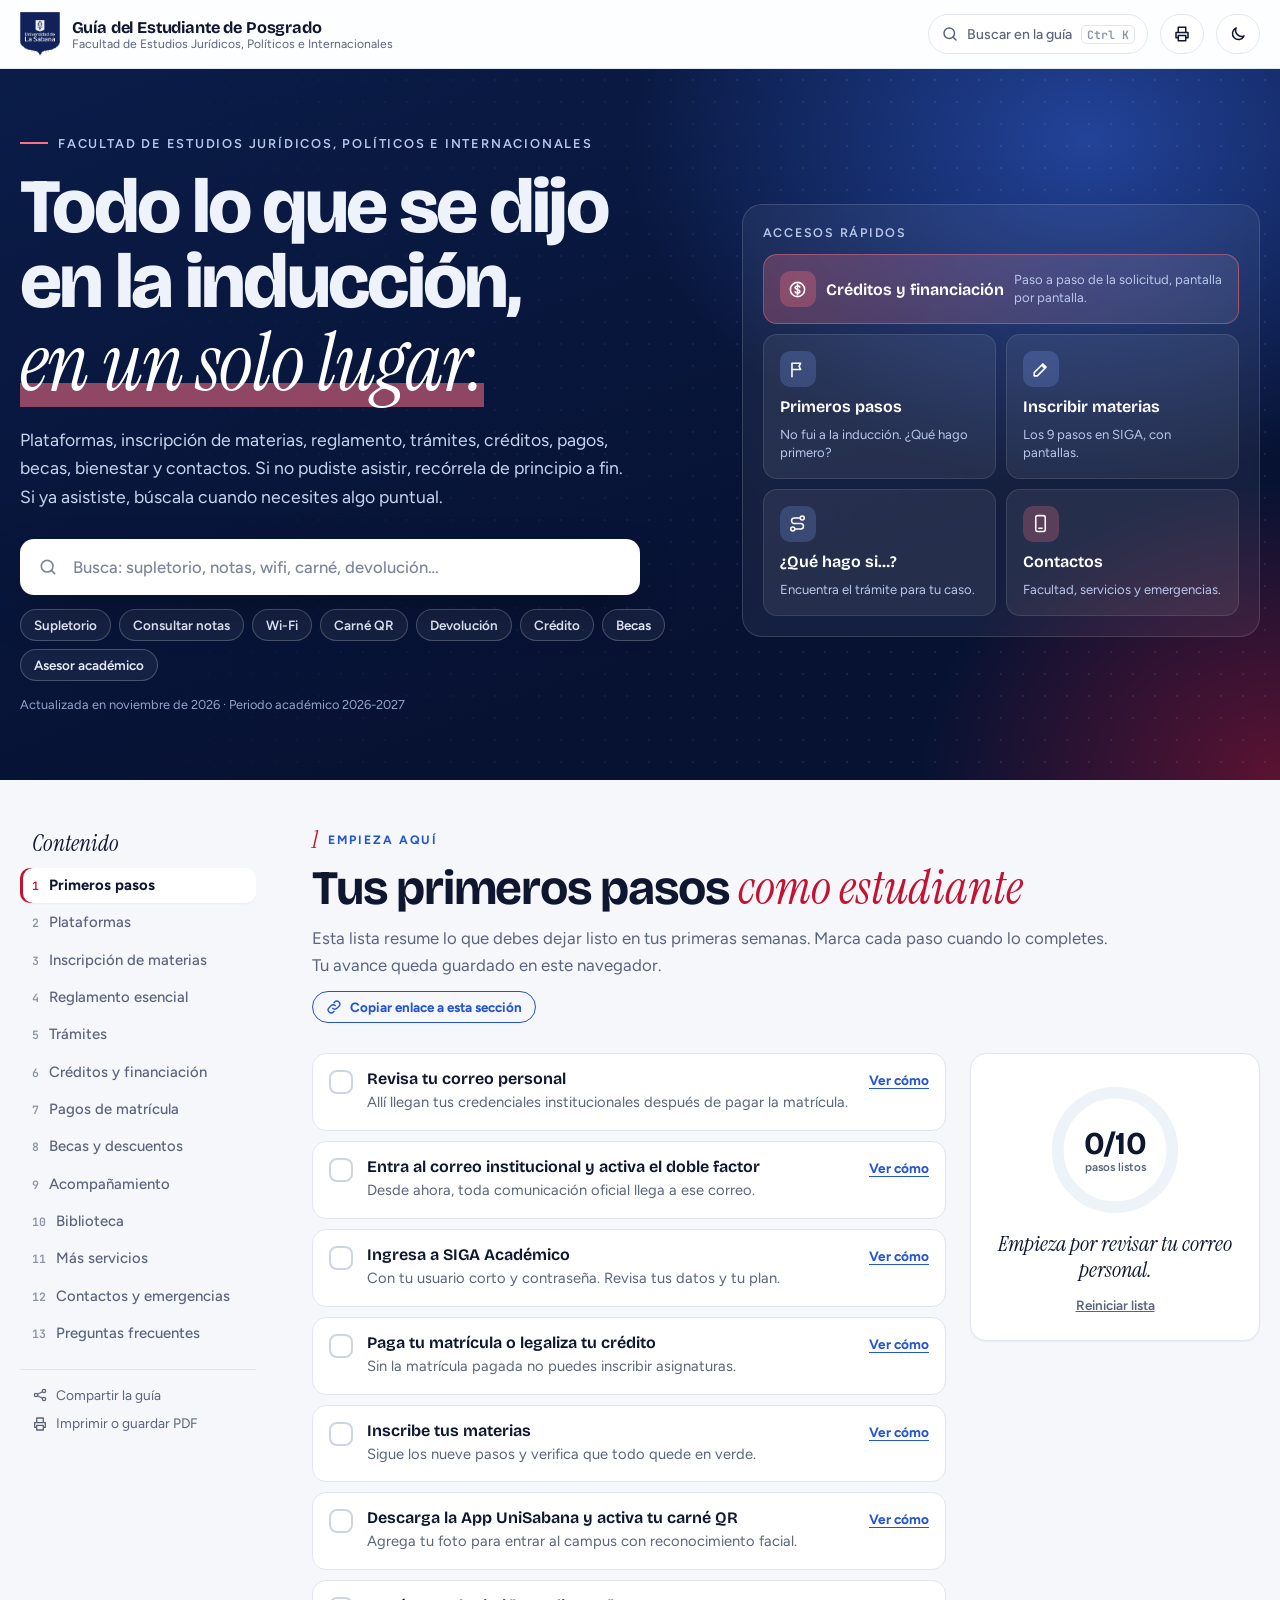
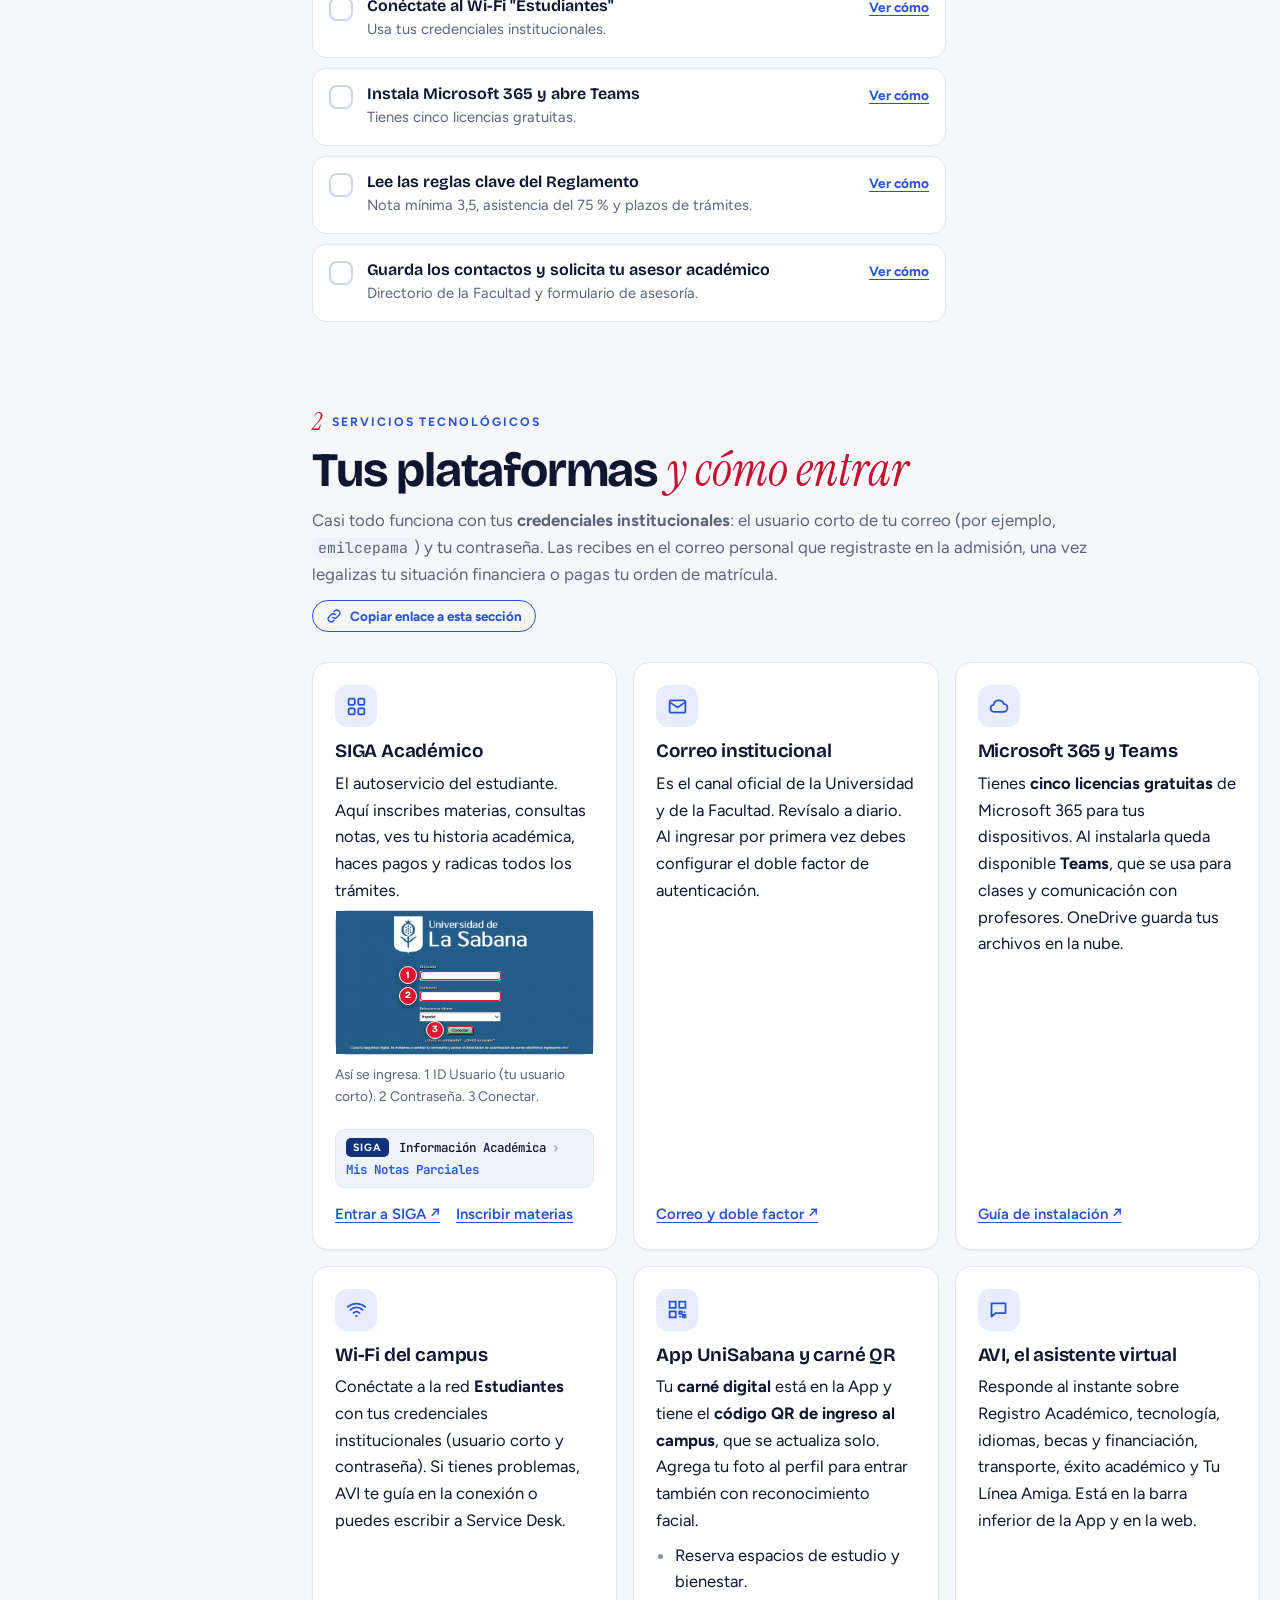
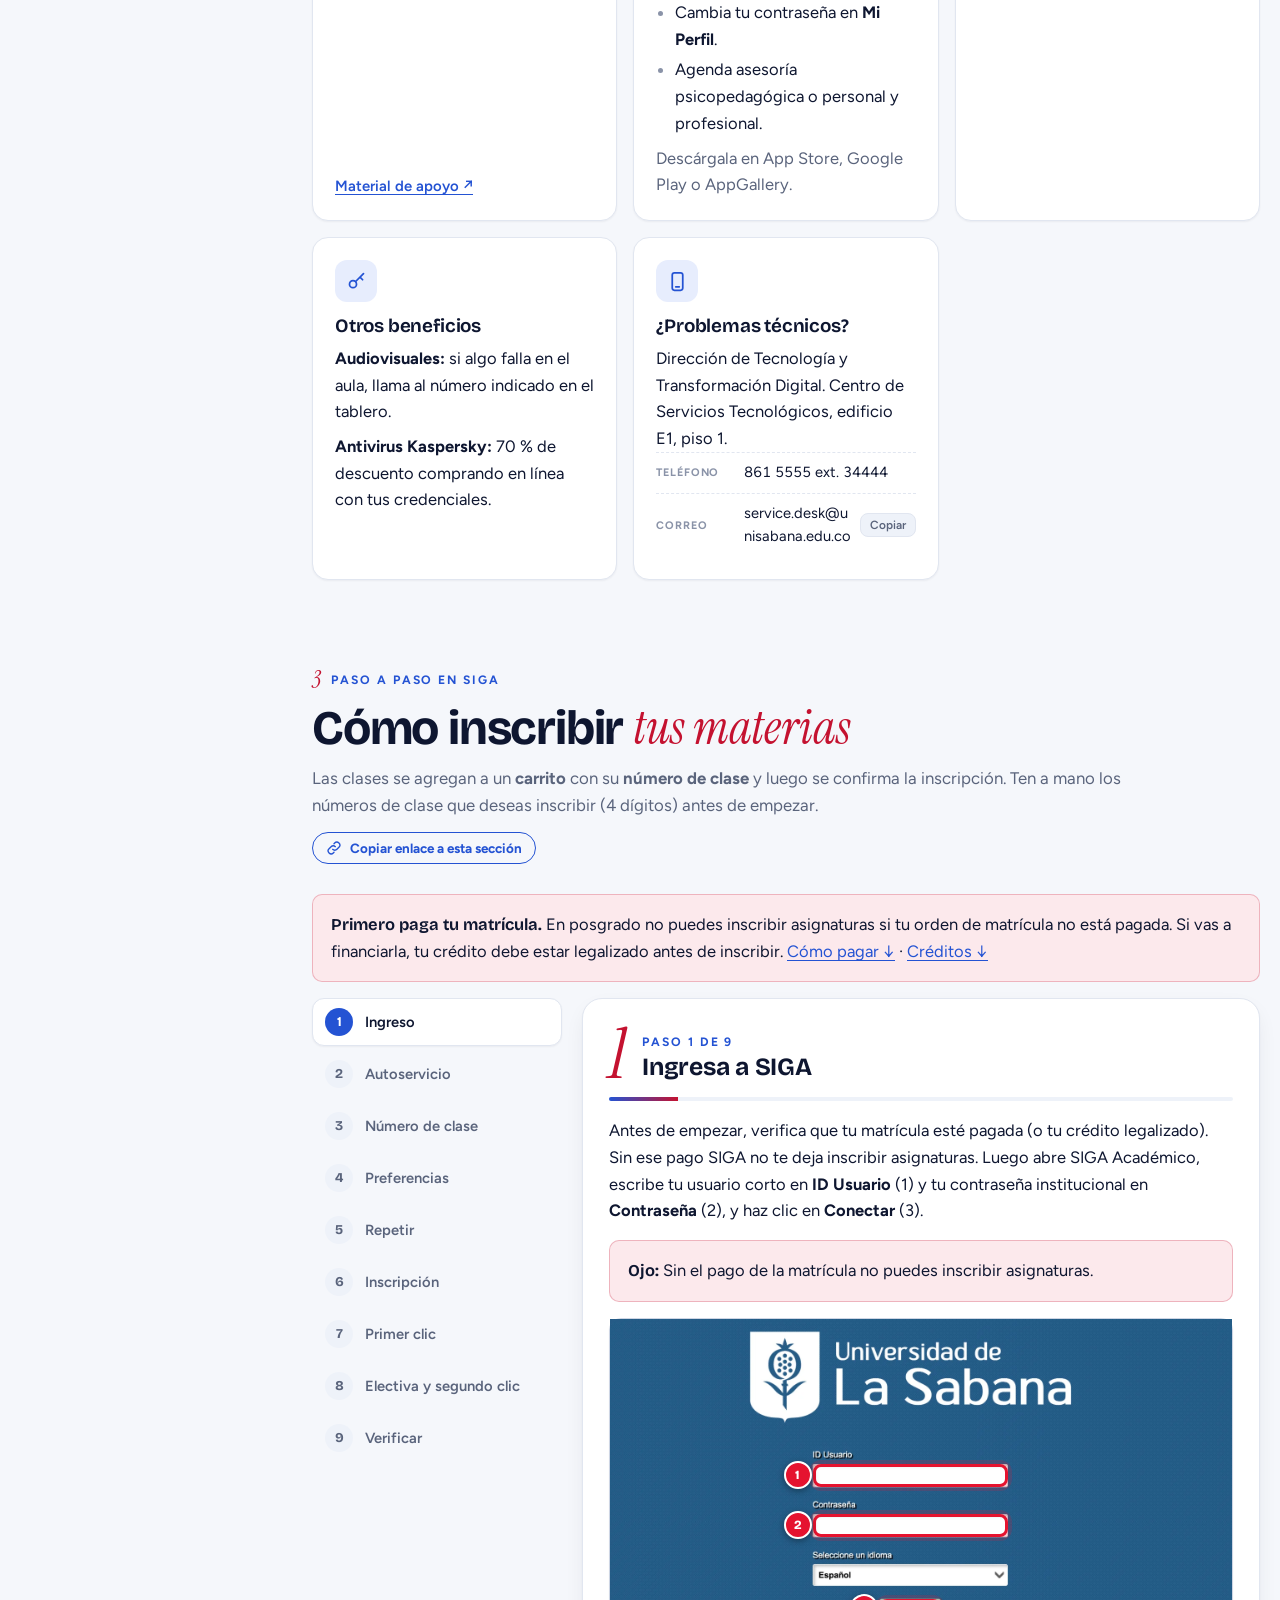
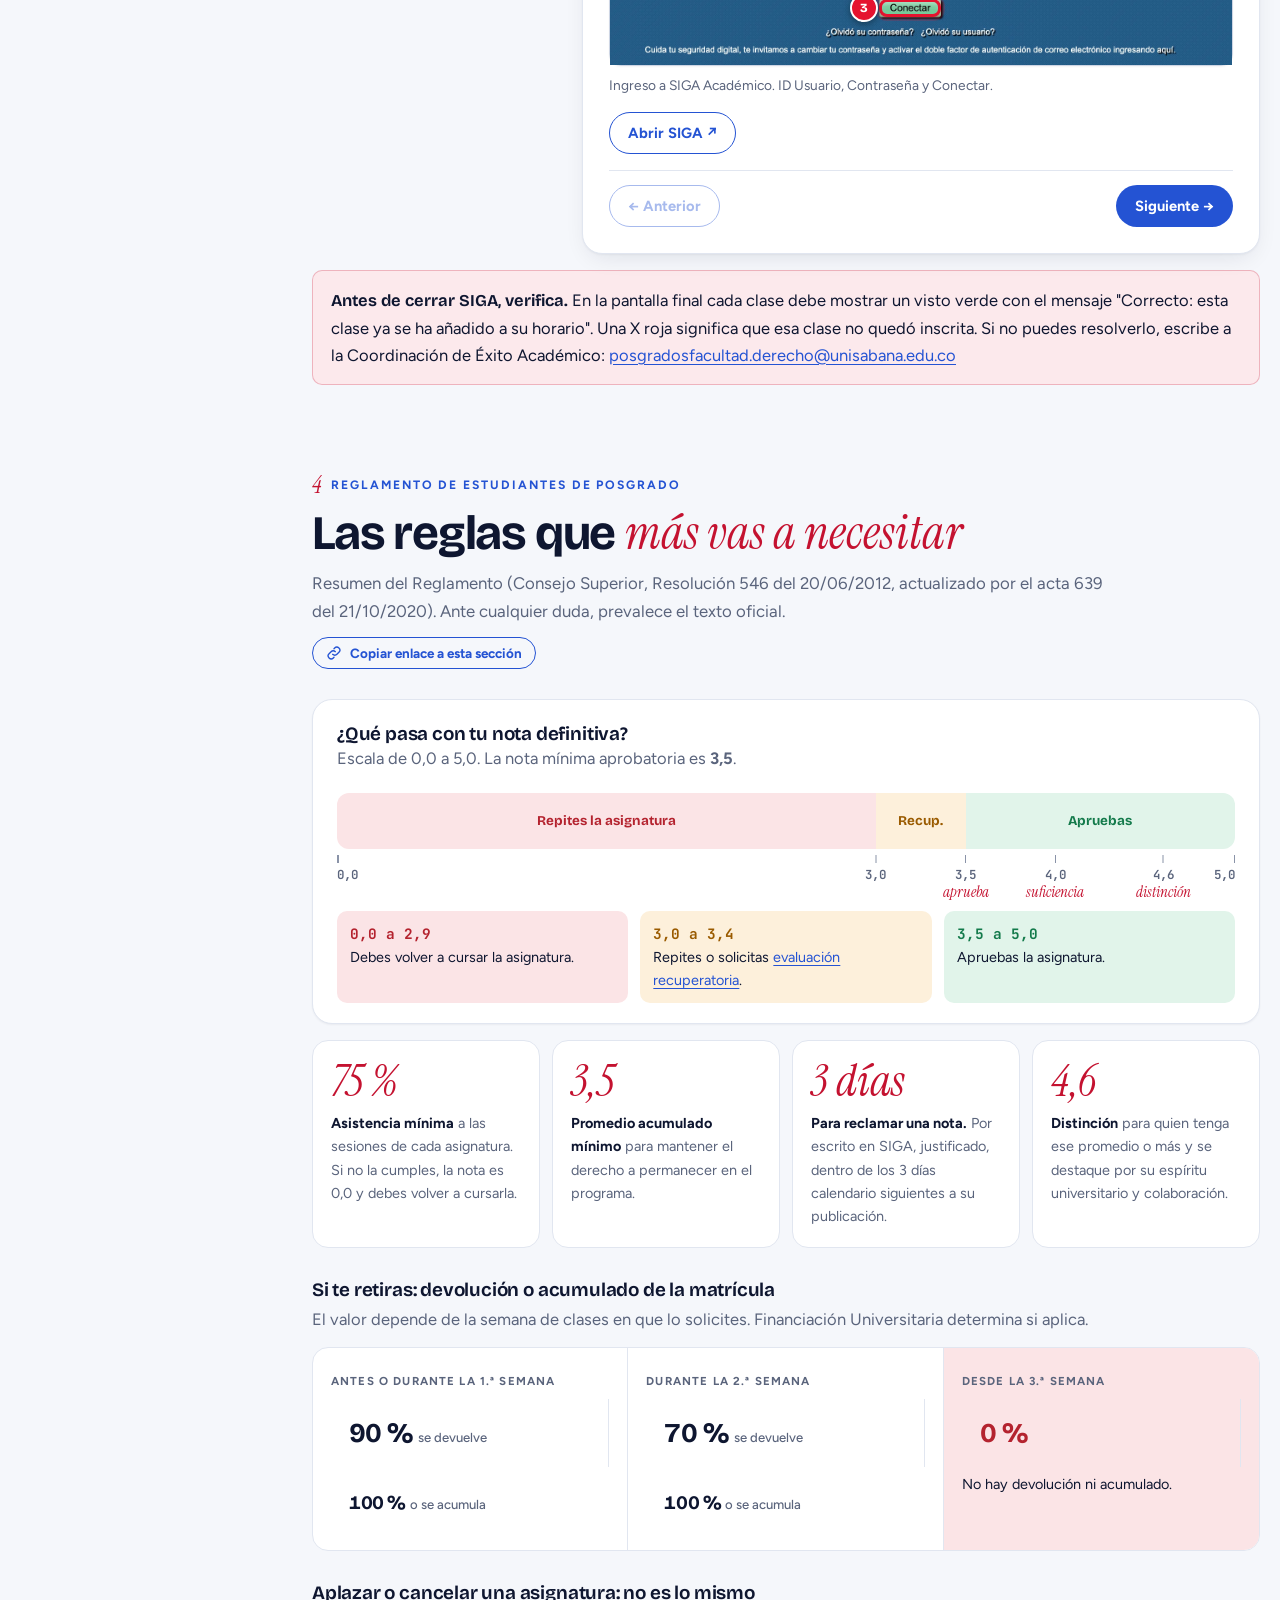
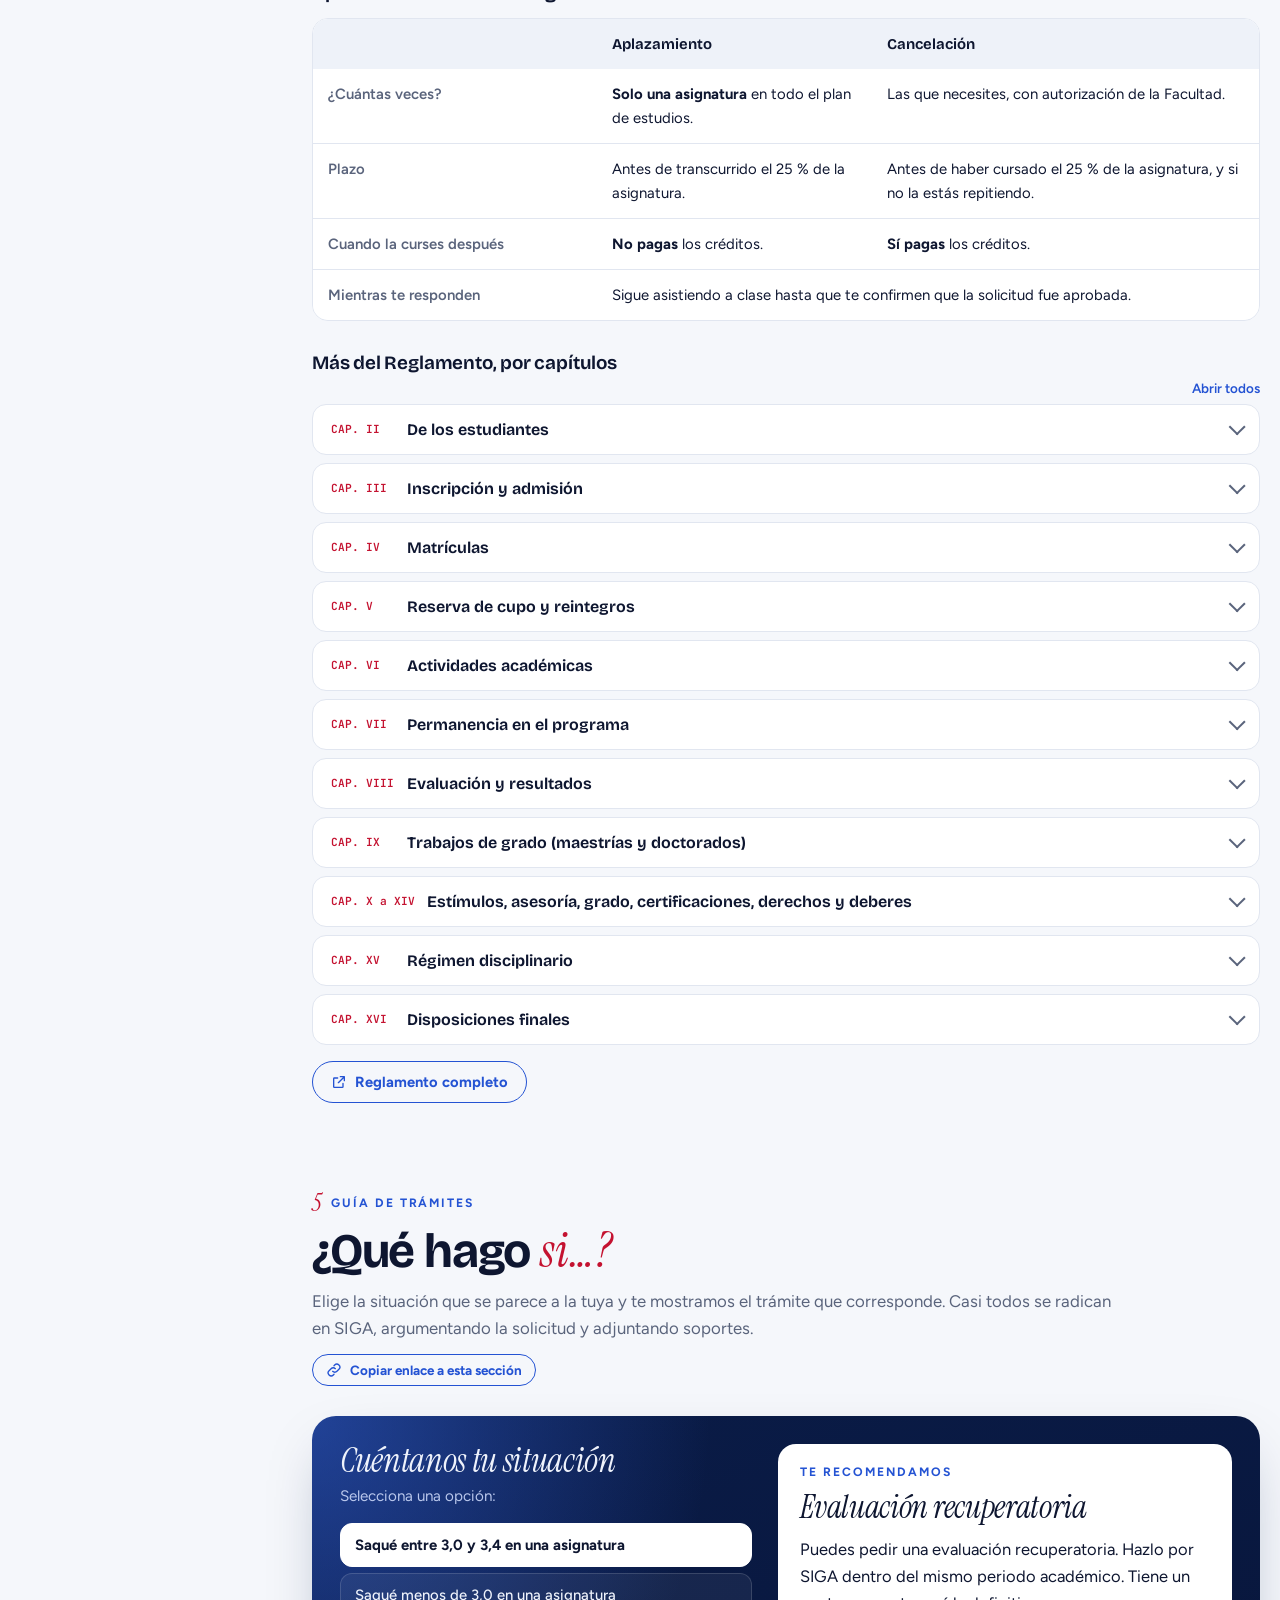
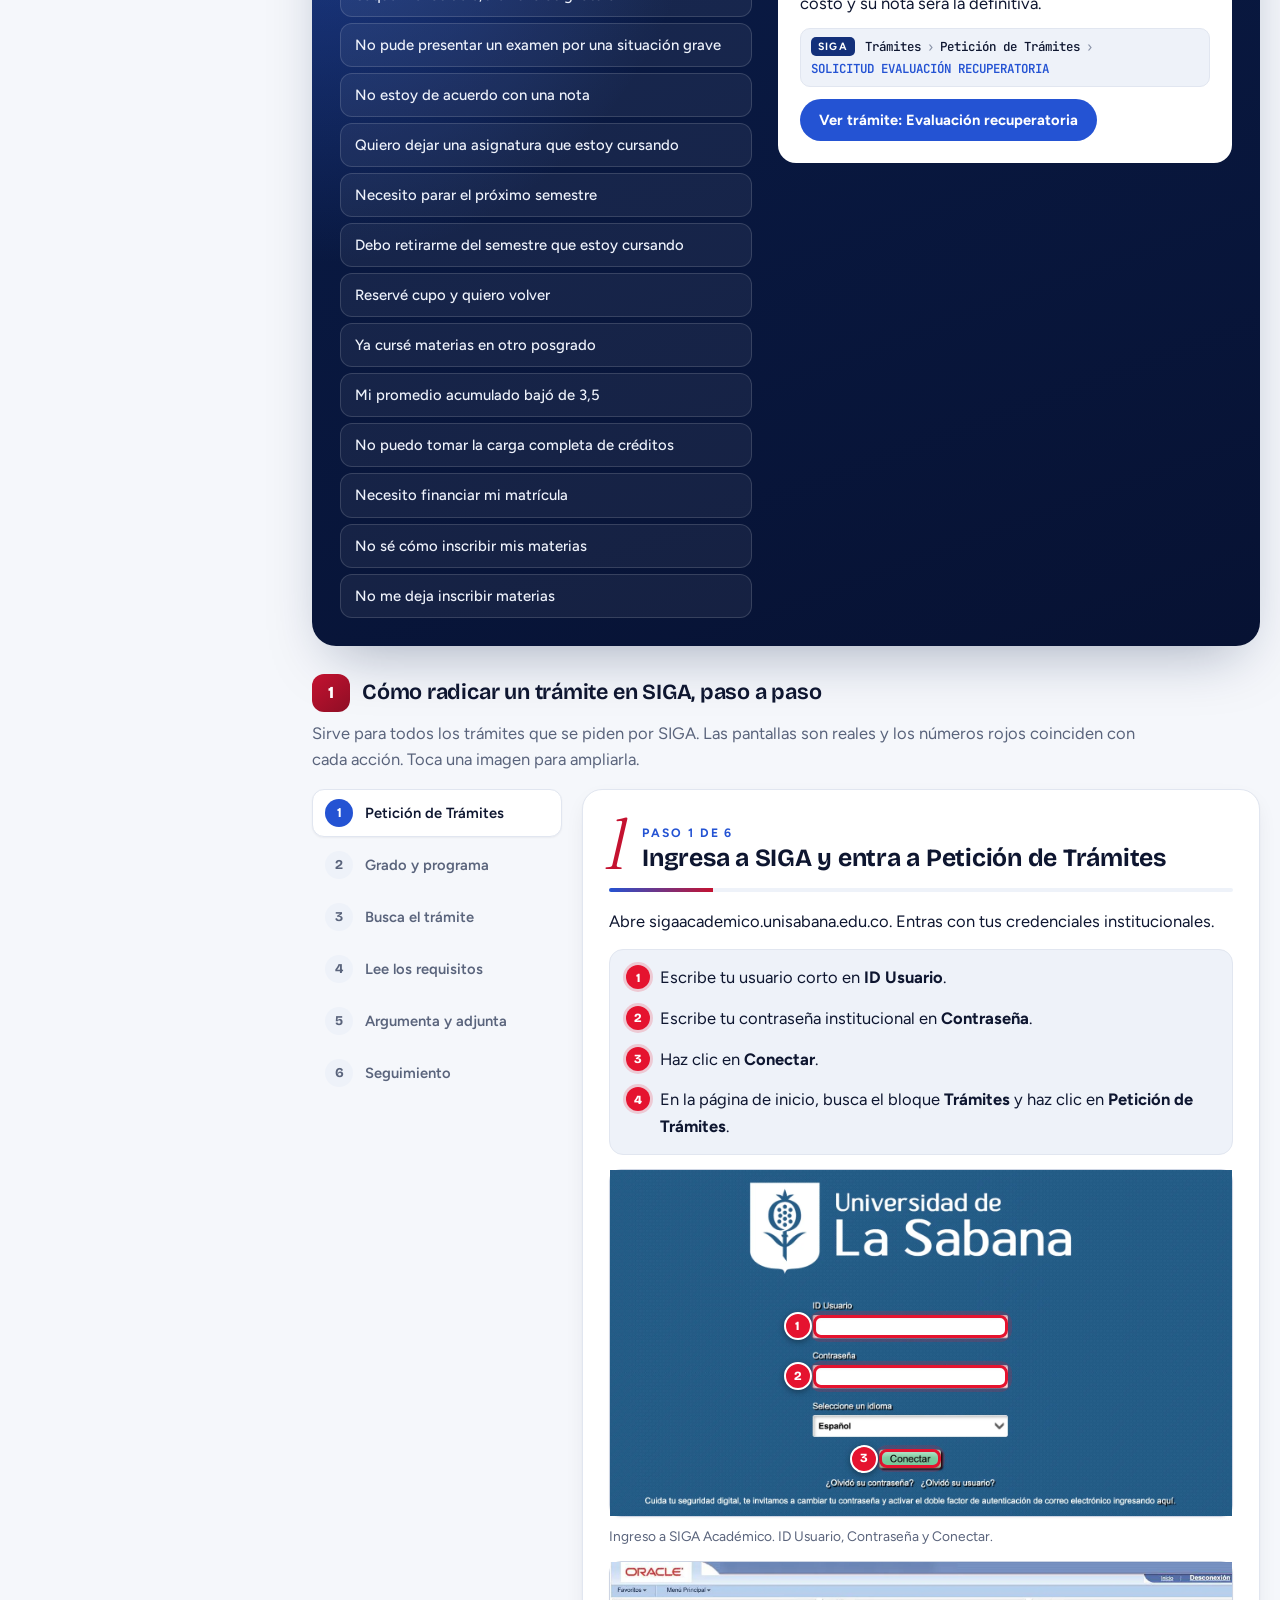
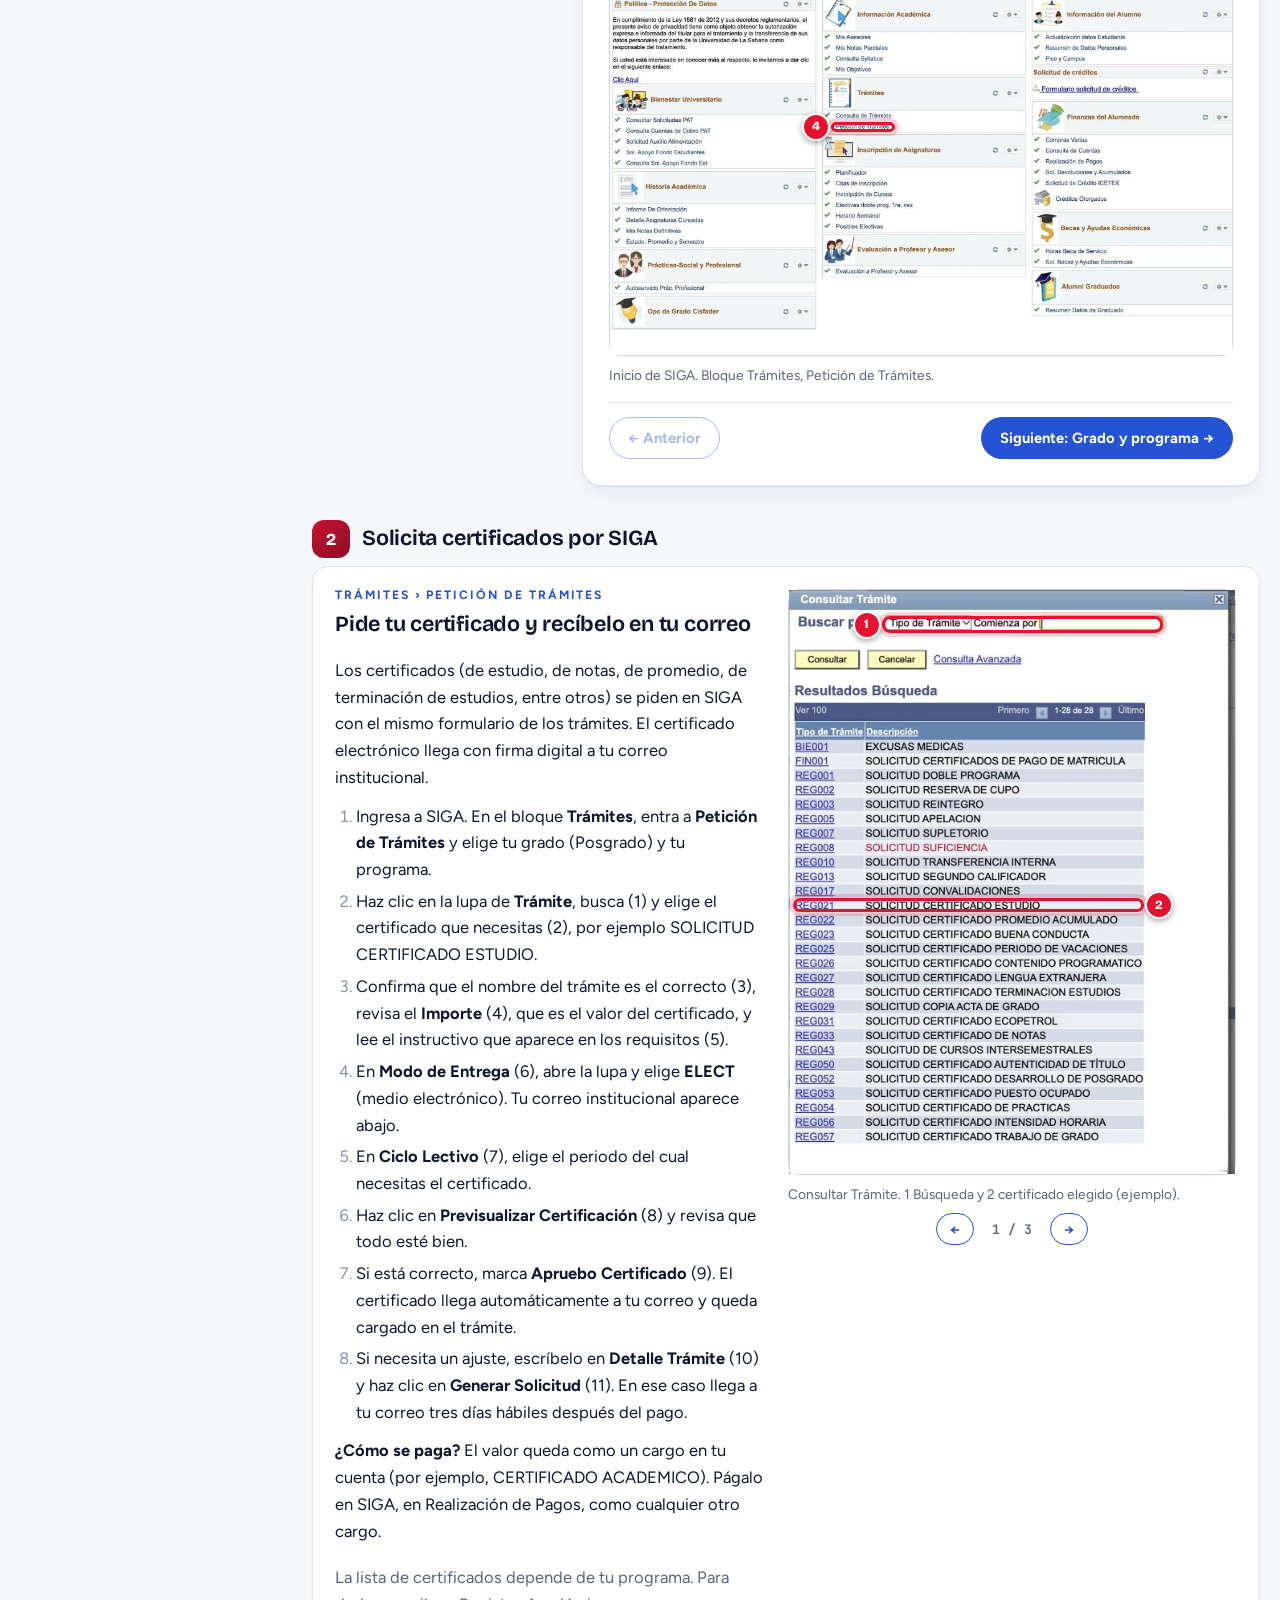
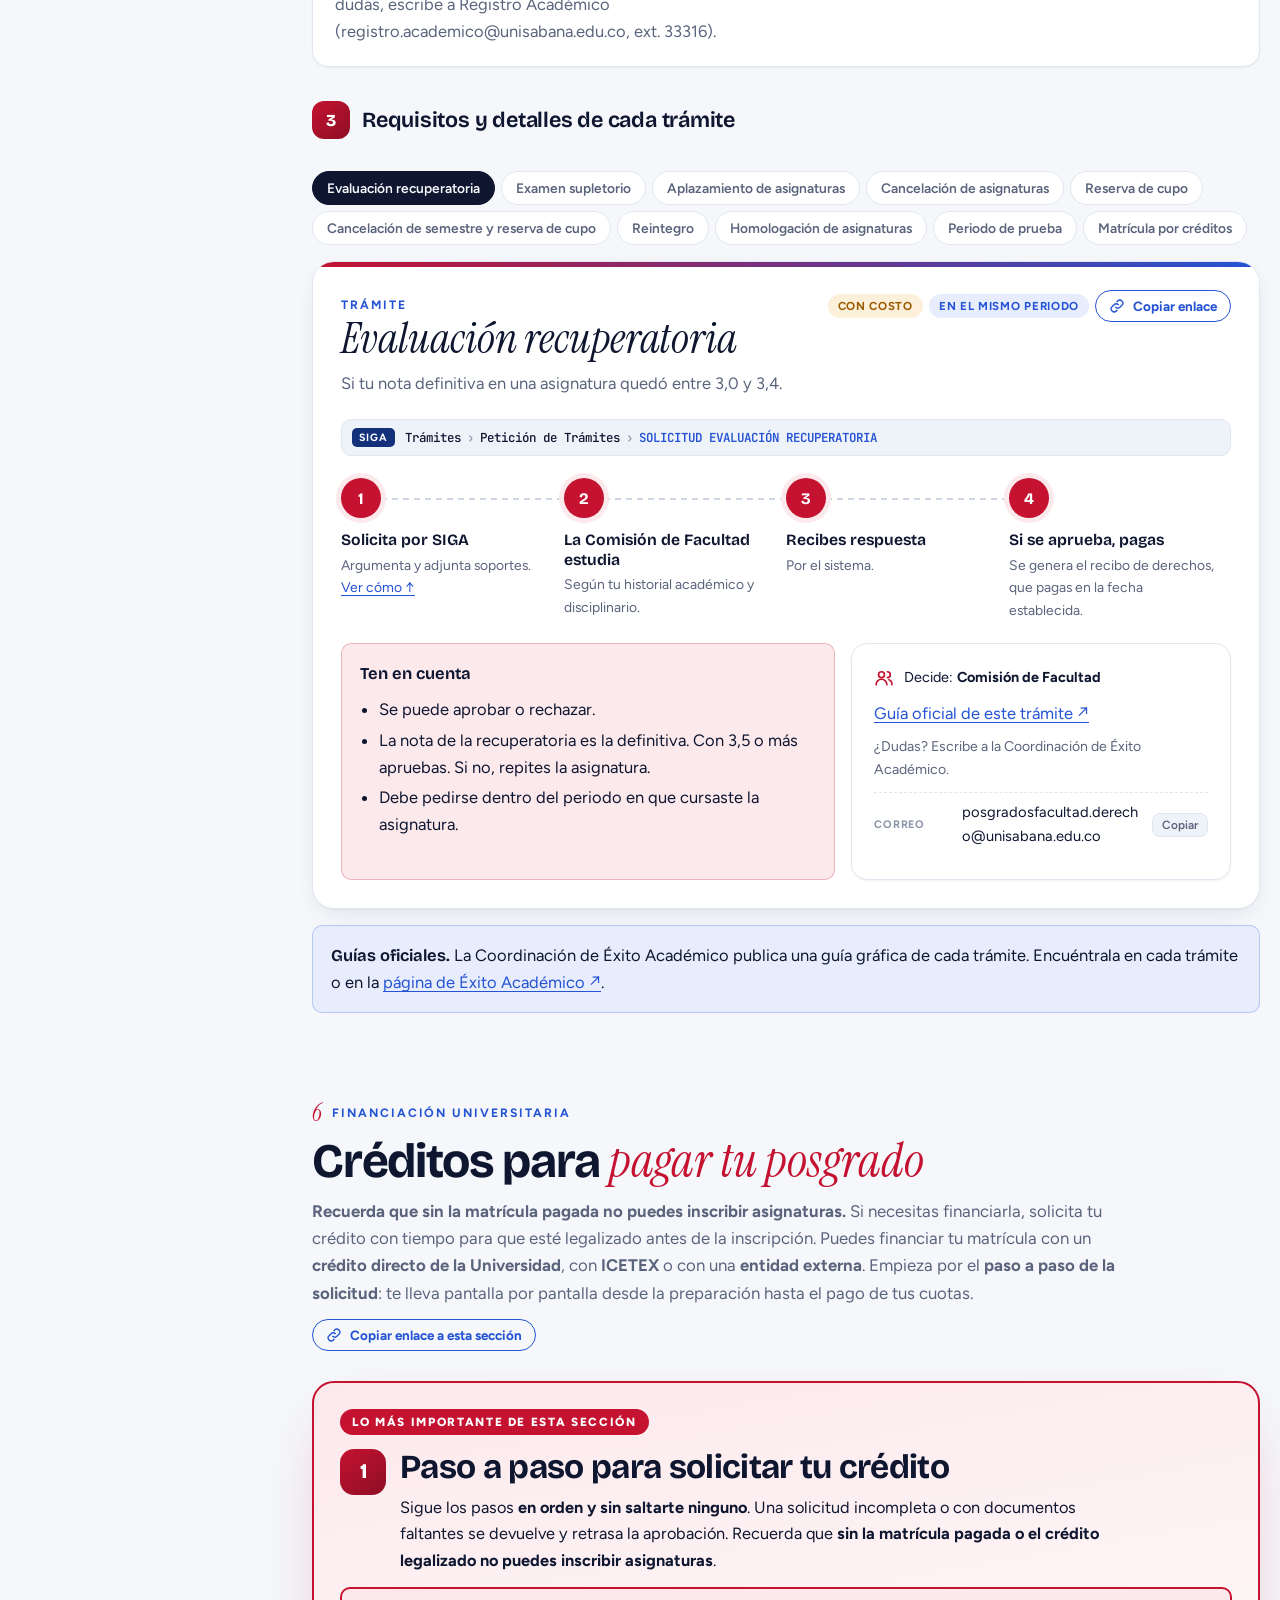
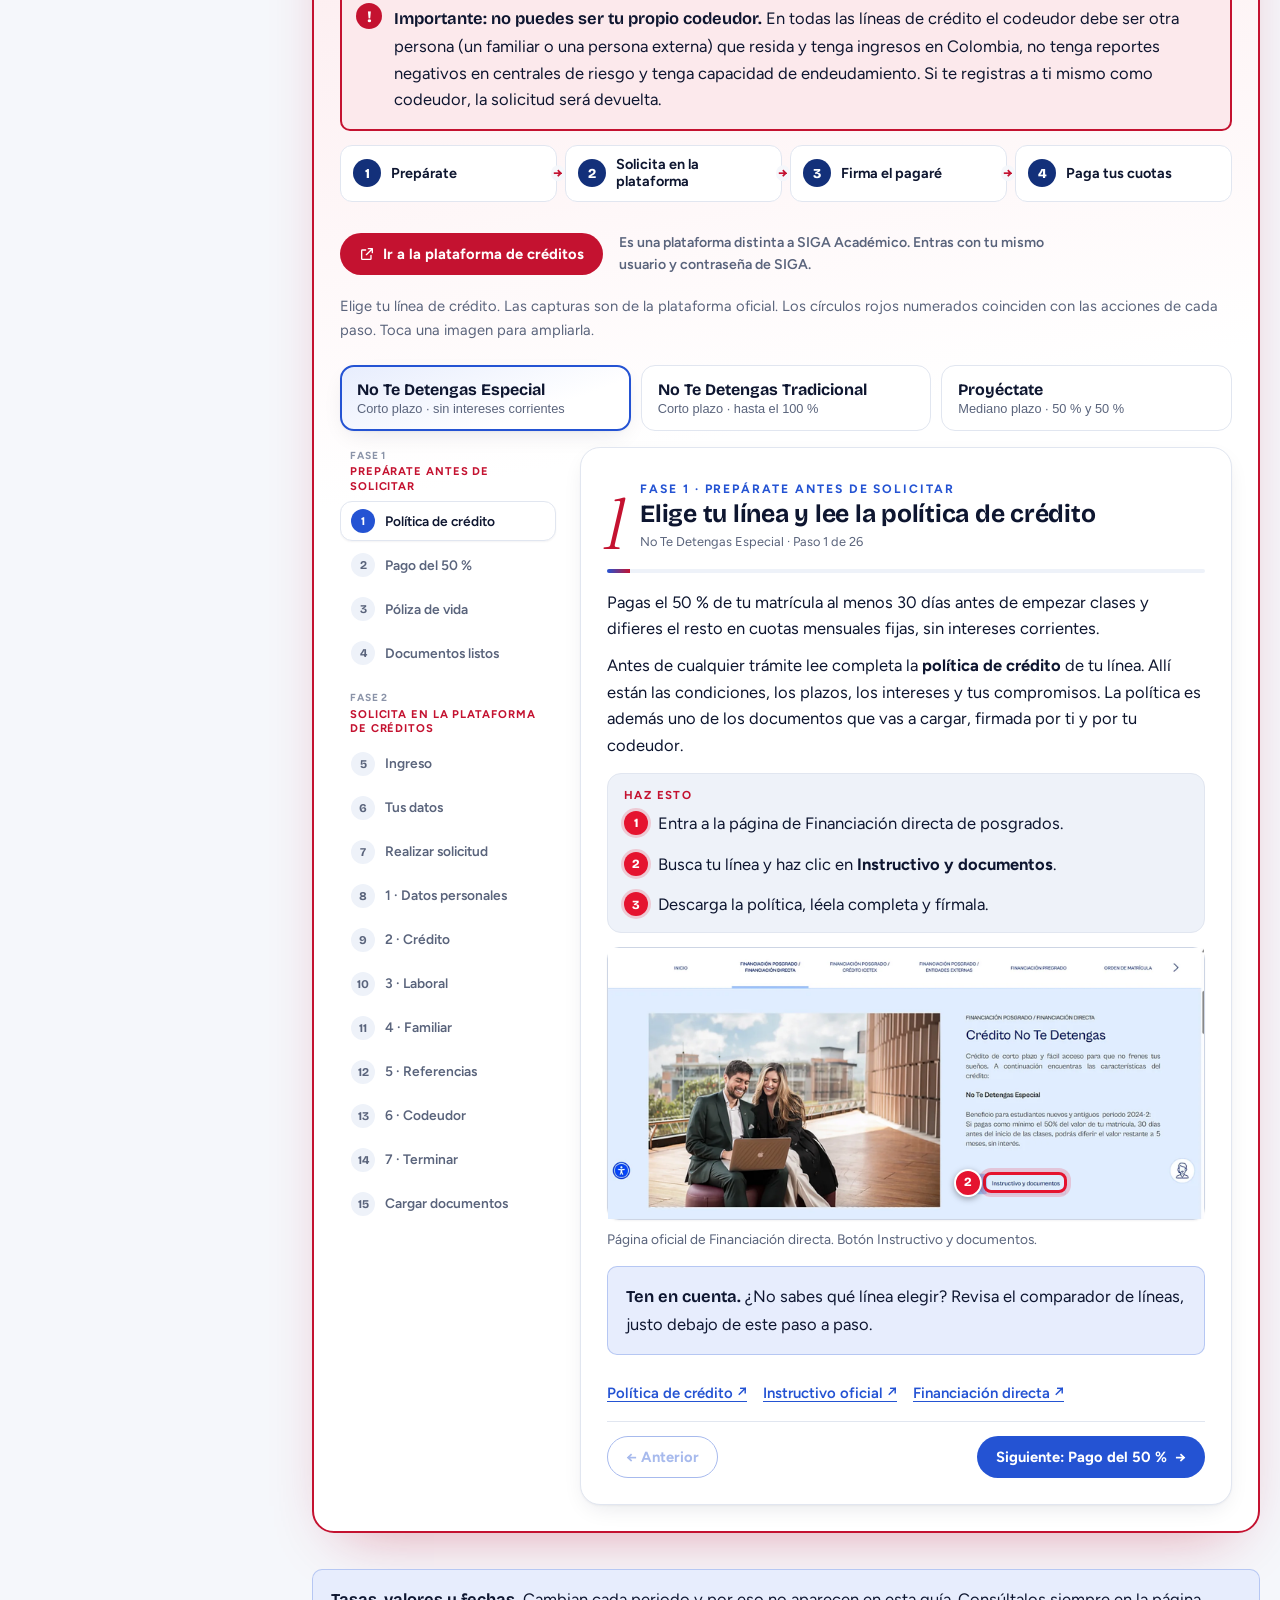
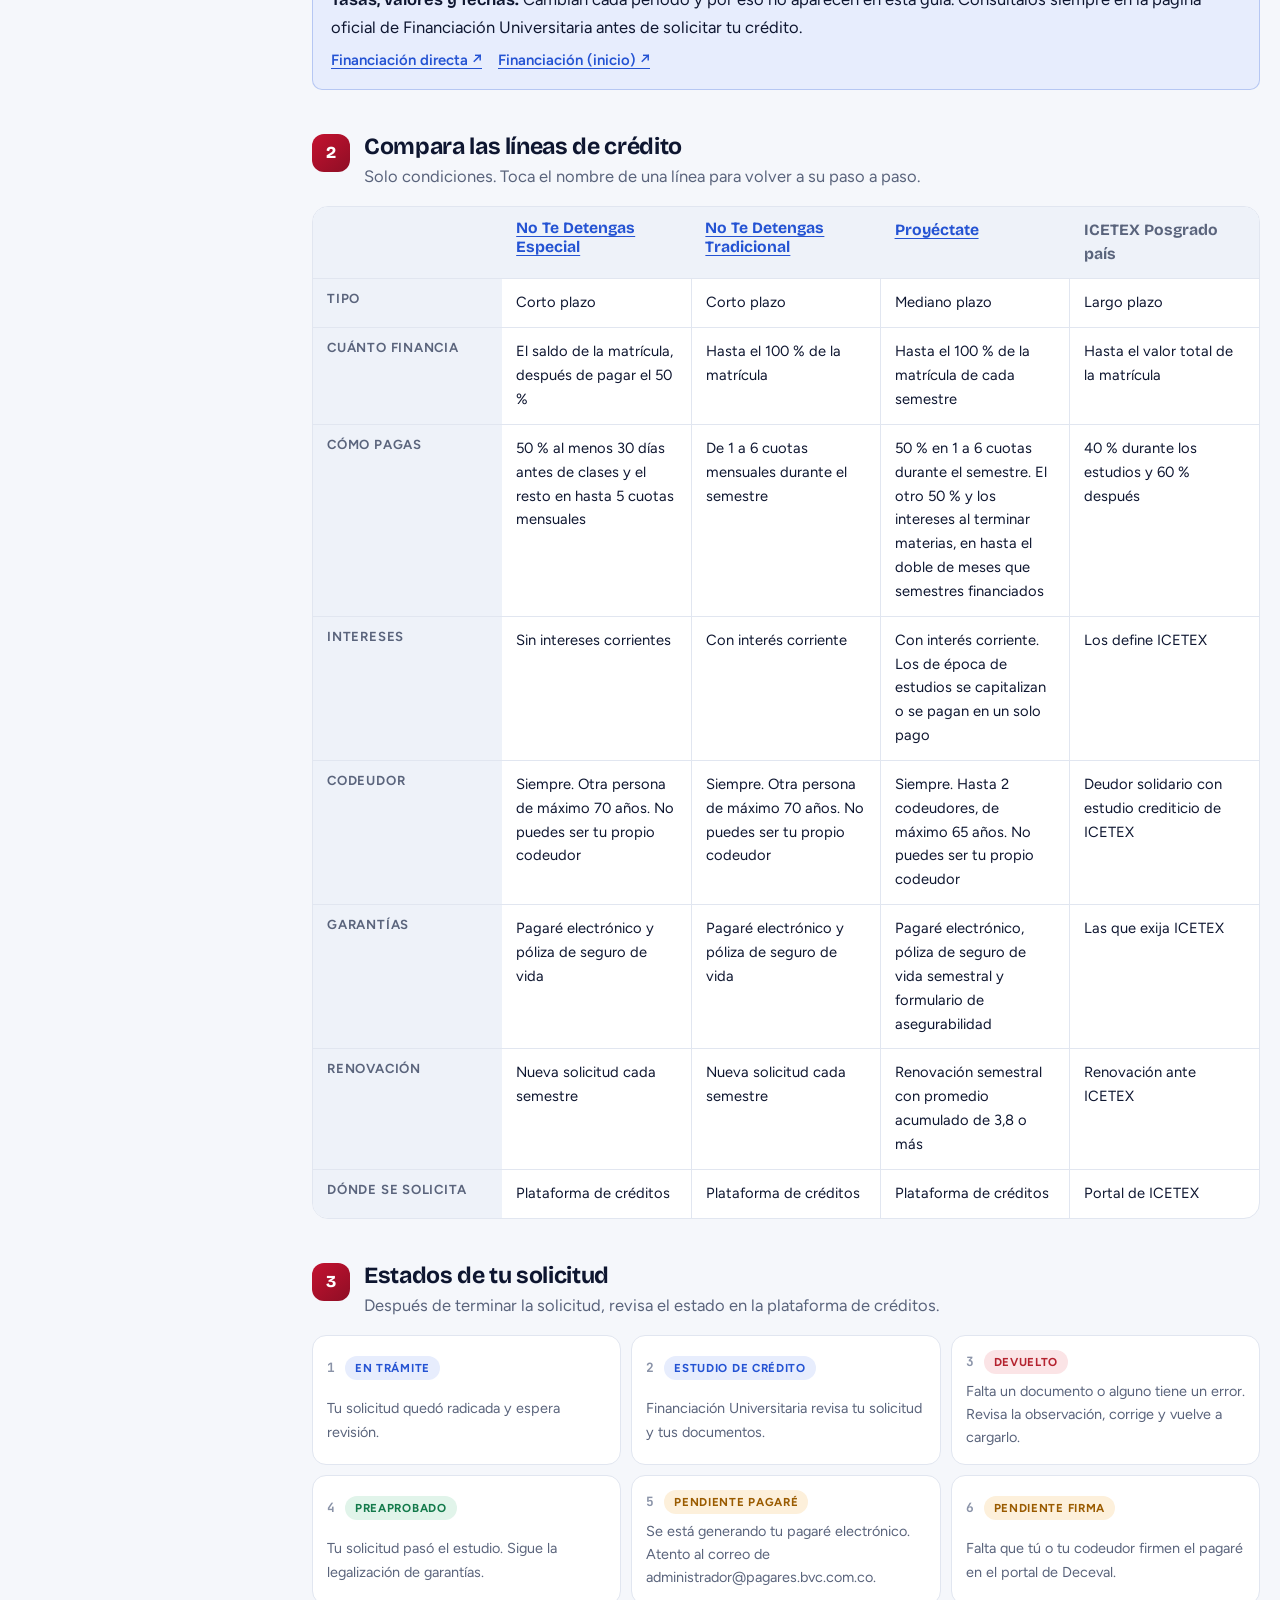
<file: index.html>
<!DOCTYPE html>
<html lang="es">
<head>
<meta charset="utf-8">
<meta name="viewport" content="width=device-width, initial-scale=1, viewport-fit=cover">
<title>Guía del Estudiante de Posgrado · FEJPI · Universidad de La Sabana</title>
<meta name="description" content="Plataformas, inscripción de materias, reglamento, trámites, bienestar y contactos para estudiantes de posgrado de la Facultad de Estudios Jurídicos, Políticos e Internacionales de la Universidad de La Sabana.">
<meta name="theme-color" content="#0A1C48">
<meta property="og:type" content="website">
<meta property="og:locale" content="es_CO">
<meta property="og:title" content="Guía del Estudiante de Posgrado">
<meta property="og:description" content="Todo lo que se dijo en la inducción, en un solo lugar. Facultad de Estudios Jurídicos, Políticos e Internacionales · Universidad de La Sabana.">
<meta property="og:image" content="https://guia-posgrado-fejpi.vercel.app/og.png">
<meta property="og:image:width" content="1200">
<meta property="og:image:height" content="630">
<meta property="og:url" content="https://guia-posgrado-fejpi.vercel.app/">
<meta name="twitter:card" content="summary_large_image">
<link rel="icon" href="data:image/svg+xml,%3Csvg xmlns=%22http://www.w3.org/2000/svg%22 viewBox=%220 0 64 64%22%3E%3Cpath d=%22M8 5h48v35c0 10-12 15-24 21C20 55 8 50 8 40z%22 fill=%22%230A1C48%22/%3E%3Cpath d=%22M8 52h48v7H8z%22 fill=%22none%22/%3E%3Ctext x=%2232%22 y=%2240%22 font-family=%22Georgia,serif%22 font-style=%22italic%22 font-size=%2230%22 fill=%22%23fff%22 text-anchor=%22middle%22%3EP%3C/text%3E%3C/svg%3E">
<link rel="preconnect" href="https://fonts.googleapis.com">
<link rel="preconnect" href="https://fonts.gstatic.com" crossorigin>
<link rel="stylesheet" href="https://fonts.googleapis.com/css2?family=Bricolage+Grotesque:opsz,wght@12..96,400..800&family=Figtree:ital,wght@0,400..800;1,400&family=Instrument+Serif:ital@0;1&family=JetBrains+Mono:wght@500;600&display=swap">
<link rel="stylesheet" href="/styles.css?v=17">
<script>try{var t=localStorage.getItem("gp_theme");if(t)document.documentElement.setAttribute("data-theme",t)}catch(e){}</script>
</head>
<body>
<a class="skip" href="#contenido">Saltar al contenido</a>
<svg width="0" height="0" style="position:absolute" aria-hidden="true">
  <defs>
    <symbol id="i-search" viewBox="0 0 24 24"><circle cx="11" cy="11" r="7" fill="none" stroke="currentColor" stroke-width="2"/><path d="M20 20l-4-4" stroke="currentColor" stroke-width="2" stroke-linecap="round" fill="none"/></symbol>
    <symbol id="i-flag" viewBox="0 0 24 24"><path d="M5 21V4m0 0h11l-2 4 2 4H5" fill="none" stroke="currentColor" stroke-width="2" stroke-linejoin="round" stroke-linecap="round"/></symbol>
    <symbol id="i-book" viewBox="0 0 24 24"><path d="M4 5a2 2 0 0 1 2-2h13v16H6a2 2 0 0 0-2 2V5zm0 16a2 2 0 0 1 2-2h13" fill="none" stroke="currentColor" stroke-width="2" stroke-linejoin="round"/></symbol>
    <symbol id="i-key" viewBox="0 0 24 24"><circle cx="8" cy="15" r="4" fill="none" stroke="currentColor" stroke-width="2"/><path d="M11 12l9-9m-4 4l3 3" fill="none" stroke="currentColor" stroke-width="2" stroke-linecap="round"/></symbol>
    <symbol id="i-mail" viewBox="0 0 24 24"><rect x="3" y="5" width="18" height="14" rx="2" fill="none" stroke="currentColor" stroke-width="2"/><path d="M3 7l9 6 9-6" fill="none" stroke="currentColor" stroke-width="2"/></symbol>
    <symbol id="i-grid" viewBox="0 0 24 24"><rect x="3" y="3" width="7" height="7" rx="1.5" fill="none" stroke="currentColor" stroke-width="2"/><rect x="14" y="3" width="7" height="7" rx="1.5" fill="none" stroke="currentColor" stroke-width="2"/><rect x="3" y="14" width="7" height="7" rx="1.5" fill="none" stroke="currentColor" stroke-width="2"/><rect x="14" y="14" width="7" height="7" rx="1.5" fill="none" stroke="currentColor" stroke-width="2"/></symbol>
    <symbol id="i-wifi" viewBox="0 0 24 24"><path d="M2 9a15 15 0 0 1 20 0M5 12.5a10 10 0 0 1 14 0M8.5 16a5 5 0 0 1 7 0" fill="none" stroke="currentColor" stroke-width="2" stroke-linecap="round"/><circle cx="12" cy="19.5" r="1.3" fill="currentColor"/></symbol>
    <symbol id="i-phone" viewBox="0 0 24 24"><rect x="6" y="2" width="12" height="20" rx="2.5" fill="none" stroke="currentColor" stroke-width="2"/><path d="M10 18h4" stroke="currentColor" stroke-width="2" stroke-linecap="round"/></symbol>
    <symbol id="i-qr" viewBox="0 0 24 24"><path d="M3 3h7v7H3zM14 3h7v7h-7zM3 14h7v7H3z" fill="none" stroke="currentColor" stroke-width="2"/><path d="M14 14h3v3h-3zM18 18h3v3h-3zM14 20h2M20 14v2" stroke="currentColor" stroke-width="2" fill="none"/></symbol>
    <symbol id="i-chat" viewBox="0 0 24 24"><path d="M4 5h16v11H9l-5 4V5z" fill="none" stroke="currentColor" stroke-width="2" stroke-linejoin="round"/></symbol>
    <symbol id="i-cloud" viewBox="0 0 24 24"><path d="M7 18a4 4 0 0 1-.6-7.96A6 6 0 0 1 18 9a4.5 4.5 0 0 1-.5 9H7z" fill="none" stroke="currentColor" stroke-width="2" stroke-linejoin="round"/></symbol>
    <symbol id="i-people" viewBox="0 0 24 24"><circle cx="9" cy="8" r="3.5" fill="none" stroke="currentColor" stroke-width="2"/><path d="M2.5 20a6.5 6.5 0 0 1 13 0M16 4.5a3.5 3.5 0 0 1 0 7M18 14a6 6 0 0 1 3.5 6" fill="none" stroke="currentColor" stroke-width="2" stroke-linecap="round"/></symbol>
    <symbol id="i-heart" viewBox="0 0 24 24"><path d="M12 20s-7-4.5-7-10a4 4 0 0 1 7-2.6A4 4 0 0 1 19 10c0 5.5-7 10-7 10z" fill="none" stroke="currentColor" stroke-width="2" stroke-linejoin="round"/></symbol>
    <symbol id="i-globe" viewBox="0 0 24 24"><circle cx="12" cy="12" r="9" fill="none" stroke="currentColor" stroke-width="2"/><path d="M3 12h18M12 3c3 3.5 3 14.5 0 18M12 3c-3 3.5-3 14.5 0 18" fill="none" stroke="currentColor" stroke-width="2"/></symbol>
    <symbol id="i-coin" viewBox="0 0 24 24"><circle cx="12" cy="12" r="9" fill="none" stroke="currentColor" stroke-width="2"/><path d="M15 9a3 3 0 0 0-3-1.5c-1.7 0-3 .9-3 2.2 0 3 6 1.5 6 4.5 0 1.3-1.3 2.3-3 2.3a3.2 3.2 0 0 1-3-1.6M12 5.5v13" fill="none" stroke="currentColor" stroke-width="2" stroke-linecap="round"/></symbol>
    <symbol id="i-gavel" viewBox="0 0 24 24"><path d="M14 4l6 6M11 7l6 6M12.5 5.5l-5 5 4 4 5-5M9.5 12.5L3 19l2 2 6.5-6.5M13 21h8" fill="none" stroke="currentColor" stroke-width="2" stroke-linecap="round" stroke-linejoin="round"/></symbol>
    <symbol id="i-up" viewBox="0 0 24 24"><path d="M12 19V5m-6 6l6-6 6 6" fill="none" stroke="currentColor" stroke-width="2.4" stroke-linecap="round" stroke-linejoin="round"/></symbol>
    <symbol id="i-ext" viewBox="0 0 24 24"><path d="M14 4h6v6M20 4l-9 9M18 14v5a1 1 0 0 1-1 1H5a1 1 0 0 1-1-1V7a1 1 0 0 1 1-1h5" fill="none" stroke="currentColor" stroke-width="2" stroke-linecap="round" stroke-linejoin="round"/></symbol>
    <symbol id="i-sos" viewBox="0 0 24 24"><path d="M12 3l9 16H3L12 3z" fill="none" stroke="currentColor" stroke-width="2" stroke-linejoin="round"/><path d="M12 10v4" stroke="currentColor" stroke-width="2" stroke-linecap="round"/><circle cx="12" cy="16.8" r="1.1" fill="currentColor"/></symbol>
    <symbol id="i-moon" viewBox="0 0 24 24"><path d="M20 14.5A8 8 0 0 1 9.5 4a8 8 0 1 0 10.5 10.5z" fill="none" stroke="currentColor" stroke-width="2" stroke-linejoin="round"/></symbol>
    <symbol id="i-sun" viewBox="0 0 24 24"><circle cx="12" cy="12" r="4" fill="none" stroke="currentColor" stroke-width="2"/><path d="M12 2v2M12 20v2M4.9 4.9l1.4 1.4M17.7 17.7l1.4 1.4M2 12h2M20 12h2M4.9 19.1l1.4-1.4M17.7 6.3l1.4-1.4" stroke="currentColor" stroke-width="2" stroke-linecap="round"/></symbol>
    <symbol id="i-print" viewBox="0 0 24 24"><path d="M7 9V3h10v6M7 17H4v-7h16v7h-3M7 14h10v7H7z" fill="none" stroke="currentColor" stroke-width="2" stroke-linejoin="round"/></symbol>
    <symbol id="i-share" viewBox="0 0 24 24"><circle cx="6" cy="12" r="2.5" fill="none" stroke="currentColor" stroke-width="2"/><circle cx="18" cy="6" r="2.5" fill="none" stroke="currentColor" stroke-width="2"/><circle cx="18" cy="18" r="2.5" fill="none" stroke="currentColor" stroke-width="2"/><path d="M8.2 10.9l7.6-3.8M8.2 13.1l7.6 3.8" stroke="currentColor" stroke-width="2"/></symbol>
    <symbol id="i-home" viewBox="0 0 24 24"><path d="M3 11l9-7 9 7v9a1 1 0 0 1-1 1h-5v-6H9v6H4a1 1 0 0 1-1-1z" fill="none" stroke="currentColor" stroke-width="2" stroke-linejoin="round"/></symbol>
    <symbol id="i-route" viewBox="0 0 24 24"><circle cx="6" cy="19" r="2.5" fill="none" stroke="currentColor" stroke-width="2"/><circle cx="18" cy="5" r="2.5" fill="none" stroke="currentColor" stroke-width="2"/><path d="M8.5 19H16a3.5 3.5 0 0 0 0-7H8a3.5 3.5 0 0 1 0-7h7.5" fill="none" stroke="currentColor" stroke-width="2"/></symbol>
    <symbol id="i-link" viewBox="0 0 24 24"><path d="M10 14a4.5 4.5 0 0 0 6.4 0l3-3a4.5 4.5 0 0 0-6.4-6.4l-1 1M14 10a4.5 4.5 0 0 0-6.4 0l-3 3a4.5 4.5 0 0 0 6.4 6.4l1-1" fill="none" stroke="currentColor" stroke-width="2" stroke-linecap="round"/></symbol>
    <symbol id="i-pencil" viewBox="0 0 24 24"><path d="M4 20h4L19 9l-4-4L4 16v4zM13.5 6.5l4 4" fill="none" stroke="currentColor" stroke-width="2" stroke-linejoin="round"/></symbol>
  </defs>
</svg>

<svg width="0" height="0" style="position:absolute" aria-hidden="true"><defs><linearGradient id="ringGrad" x1="0" y1="0" x2="1" y2="1"><stop offset="0" stop-color="#2453D3"/><stop offset="1" stop-color="#C41230"/></linearGradient></defs></svg>

<header class="topbar wrap">
  <div class="inner">
    <a class="brand" href="#inicio" aria-label="Inicio de la guía">
      <img src="/logo.png" alt="Universidad de La Sabana" width="40" height="44">
      <span class="t"><b>Guía del Estudiante de Posgrado</b><small>Facultad de Estudios Jurídicos, Políticos e Internacionales</small></span>
    </a>
    <div class="spacer"></div>
    <button class="icon-btn search-trigger" type="button" data-action="palette" aria-label="Buscar en la guía"><svg><use href="#i-search"/></svg><span class="lbl">Buscar en la guía</span><kbd>Ctrl K</kbd></button>
    <button class="icon-btn hide-sm" type="button" data-action="print" aria-label="Imprimir o guardar PDF" title="Imprimir o guardar PDF"><svg><use href="#i-print"/></svg></button>
    <button class="icon-btn theme-btn" type="button" data-action="theme" aria-label="Cambiar entre modo claro y oscuro" title="Modo claro u oscuro"><svg class="moon"><use href="#i-moon"/></svg><svg class="sun"><use href="#i-sun"/></svg></button>
  </div>
  <div class="progress" id="progress"></div>
</header>

<div class="hero wrap" id="inicio">
  <div class="inner">
    <div>
      <p class="fac">Facultad de Estudios Jurídicos, Políticos e Internacionales</p>
      <h1>Todo lo que se dijo en la inducción, <em><span>en un solo lugar.</span></em></h1>
      <p class="lead">Plataformas, inscripción de materias, reglamento, trámites, créditos, pagos, becas, bienestar y contactos. Si no pudiste asistir, recórrela de principio a fin. Si ya asististe, búscala cuando necesites algo puntual.</p>
      <div class="search" id="searchBox">
        <label for="q">Buscar en la guía</label>
        <svg class="s-ico"><use href="#i-search"/></svg>
        <input id="q" type="search" autocomplete="off" placeholder="Busca: supletorio, notas, wifi, carné, devolución…" aria-controls="results" aria-expanded="false">
        <div class="results" id="results" role="listbox" hidden></div>
      </div>
      <div class="chips" aria-label="Búsquedas frecuentes">
        <button class="chip" type="button" data-q="supletorio">Supletorio</button>
        <button class="chip" type="button" data-q="notas">Consultar notas</button>
        <button class="chip" type="button" data-q="wifi">Wi-Fi</button>
        <button class="chip" type="button" data-q="carné">Carné QR</button>
        <button class="chip" type="button" data-q="devolución">Devolución</button>
        <button class="chip" type="button" data-q="crédito">Crédito</button>
        <button class="chip" type="button" data-q="beca">Becas</button>
        <button class="chip" type="button" data-q="asesor">Asesor académico</button>
      </div>
      <p class="updated">Actualizada en noviembre de 2026 · Periodo académico 2026-2027</p>
    </div>
    <nav class="quick" aria-label="Accesos rápidos">
      <h2>Accesos rápidos</h2>
      <div class="quick-grid">
        <a href="#primeros-pasos"><span class="qi"><svg><use href="#i-flag"/></svg></span><b>Primeros pasos</b><small>No fui a la inducción. ¿Qué hago primero?</small></a>
        <a href="#inscripcion"><span class="qi"><svg><use href="#i-pencil"/></svg></span><b>Inscribir materias</b><small>Los 9 pasos en SIGA, con pantallas.</small></a>
        <a href="#tramites"><span class="qi"><svg><use href="#i-route"/></svg></span><b>¿Qué hago si…?</b><small>Encuentra el trámite para tu caso.</small></a>
        <a href="#pasoapaso" class="fin wide"><span class="qi"><svg><use href="#i-coin"/></svg></span><b>Créditos y financiación</b><small>Paso a paso de la solicitud, pantalla por pantalla.</small></a>
        <a href="#contactos" class="sos"><span class="qi"><svg><use href="#i-phone"/></svg></span><b>Contactos</b><small>Facultad, servicios y emergencias.</small></a>
      </div>
    </nav>
  </div>
</div>

<nav class="mobile-toc wrap" aria-label="Secciones">
  <div class="row" id="mtoc"></div>
</nav>

<div class="wrap" id="contenido">
<div class="inner layout">
  <aside class="toc" aria-label="Contenido">
    <div class="t-head">Contenido</div>
    <ol id="toc"></ol>
    <div class="toc-tools">
      <button type="button" data-action="share"><svg><use href="#i-share"/></svg>Compartir la guía</button>
      <button type="button" data-action="print"><svg><use href="#i-print"/></svg>Imprimir o guardar PDF</button>
    </div>
  </aside>

  <main>

  <!-- 1. PRIMEROS PASOS -->
  <section id="primeros-pasos" data-title="Primeros pasos">
    <div class="sec-head">
      <span class="eyebrow">Empieza aquí</span>
      <h2>Tus primeros pasos <em>como estudiante</em></h2>
      <p>Esta lista resume lo que debes dejar listo en tus primeras semanas. Marca cada paso cuando lo completes. Tu avance queda guardado en este navegador.</p>
    </div>
    <div class="check-wrap">
      <ul class="checklist" id="checklist"></ul>
      <div class="card progress-card">
        <svg class="ring" viewBox="0 0 132 132" aria-hidden="true">
          <circle class="ring-bg" cx="66" cy="66" r="54"/>
          <circle class="ring-fg" id="ringFg" cx="66" cy="66" r="54" stroke-dasharray="339.3" stroke-dashoffset="339.3"/>
          <text class="ring-txt" x="66" y="60" id="ringTxt">0/10</text>
          <text class="ring-sub" x="66" y="86">pasos listos</text>
        </svg>
        <p id="ringMsg">Empieza por revisar tu correo personal.</p>
        <button class="reset" type="button" id="resetChecks">Reiniciar lista</button>
      </div>
    </div>
  </section>

  <!-- 2. PLATAFORMAS -->
  <section id="plataformas" data-title="Plataformas">
    <div class="sec-head">
      <span class="eyebrow">Servicios tecnológicos</span>
      <h2>Tus plataformas <em>y cómo entrar</em></h2>
      <p>Casi todo funciona con tus <b>credenciales institucionales</b>: el usuario corto de tu correo (por ejemplo, <code>emilcepama</code>) y tu contraseña. Las recibes en el correo personal que registraste en la admisión, una vez legalizas tu situación financiera o pagas tu orden de matrícula.</p>
    </div>
    <div class="grid g3 plat">
      <article class="card" data-search="SIGA Académico autoservicio trámites pagos notas historia académica">
        <div class="ico-badge"><svg><use href="#i-grid"/></svg></div>
        <h3>SIGA Académico</h3>
        <p>El autoservicio del estudiante. Aquí inscribes materias, consultas notas, ves tu historia académica, haces pagos y radicas todos los trámites.</p>
        <figure class="shot card-shot"><button type="button" class="shot-btn" data-zoom="siga-login" data-cap="Ingreso a SIGA Académico. ID Usuario, Contraseña y Conectar." data-hot='[[32.6,41.9,31.4,6.6,1],[32.6,56.4,31.4,6.6,2],[43.3,80.8,9.9,5.4,3]]' aria-label="Ampliar: ingreso a SIGA Académico"><span class="shot-img"><img src="/img/fin/siga-login.webp?v=9" width="1492" height="830" alt="Pantalla de ingreso a SIGA Académico" loading="lazy" decoding="async"><i class="hot has-n" style="left:32.6%;top:41.9%;width:31.4%;height:6.6%" data-n="1"></i><i class="hot has-n" style="left:32.6%;top:56.4%;width:31.4%;height:6.6%" data-n="2"></i><i class="hot has-n" style="left:43.3%;top:80.8%;width:9.9%;height:5.4%" data-n="3"></i></span><span class="zoom-hint" aria-hidden="true">Ampliar</span></button><figcaption>Así se ingresa. 1 ID Usuario (tu usuario corto). 2 Contraseña. 3 Conectar.</figcaption></figure>
        <div class="siga"><span class="lbl">SIGA</span>Información Académica<span class="sep">›</span><span class="last">Mis Notas Parciales</span></div>
        <div class="linkrow"><a href="https://sigaacademico.unisabana.edu.co" target="_blank" rel="noopener">Entrar a SIGA ↗</a><a href="#inscripcion">Inscribir materias</a></div>
      </article>
      <article class="card" data-search="correo institucional outlook doble factor autenticación">
        <div class="ico-badge"><svg><use href="#i-mail"/></svg></div>
        <h3>Correo institucional</h3>
        <p>Es el canal oficial de la Universidad y de la Facultad. Revísalo a diario. Al ingresar por primera vez debes configurar el doble factor de autenticación.</p>
        <div class="linkrow"><a href="https://www.unisabana.edu.co/enlaces-rapidos/correo-electronico/" target="_blank" rel="noopener">Correo y doble factor ↗</a></div>
      </article>
      <article class="card" data-search="Microsoft 365 Office Teams licencias OneDrive instalar">
        <div class="ico-badge"><svg><use href="#i-cloud"/></svg></div>
        <h3>Microsoft 365 y Teams</h3>
        <p>Tienes <b>cinco licencias gratuitas</b> de Microsoft 365 para tus dispositivos. Al instalarla queda disponible <b>Teams</b>, que se usa para clases y comunicación con profesores. OneDrive guarda tus archivos en la nube.</p>
        <div class="linkrow"><a href="https://www.unisabana.edu.co/direccion-de-tecnologia-y-transformacion-digital/material-de-apoyo/estudiantes" target="_blank" rel="noopener">Guía de instalación ↗</a></div>
      </article>
      <article class="card" data-search="wifi wi-fi red internet Estudiantes conexión inalámbrica">
        <div class="ico-badge"><svg><use href="#i-wifi"/></svg></div>
        <h3>Wi-Fi del campus</h3>
        <p>Conéctate a la red <b>Estudiantes</b> con tus credenciales institucionales (usuario corto y contraseña). Si tienes problemas, AVI te guía en la conexión o puedes escribir a Service Desk.</p>
        <div class="linkrow"><a href="https://www.unisabana.edu.co/direccion-de-tecnologia-y-transformacion-digital/material-de-apoyo/estudiantes" target="_blank" rel="noopener">Material de apoyo ↗</a></div>
      </article>
      <article class="card" data-search="App UniSabana carné digital QR ingreso campus reconocimiento facial foto reservar espacios contraseña">
        <div class="ico-badge"><svg><use href="#i-qr"/></svg></div>
        <h3>App UniSabana y carné QR</h3>
        <p>Tu <b>carné digital</b> está en la App y tiene el <b>código QR de ingreso al campus</b>, que se actualiza solo. Agrega tu foto al perfil para entrar también con reconocimiento facial.</p>
        <ul>
          <li>Reserva espacios de estudio y bienestar.</li>
          <li>Cambia tu contraseña en <b>Mi Perfil</b>.</li>
          <li>Agenda asesoría psicopedagógica o personal y profesional.</li>
        </ul>
        <p class="muted" style="margin-top:8px">Descárgala en App Store, Google Play o AppGallery.</p>
      </article>
      <article class="card" data-search="AVI asistente virtual inteligente chatbot preguntas">
        <div class="ico-badge"><svg><use href="#i-chat"/></svg></div>
        <h3>AVI, el asistente virtual</h3>
        <p>Responde al instante sobre Registro Académico, tecnología, idiomas, becas y financiación, transporte, éxito académico y Tu Línea Amiga. Está en la barra inferior de la App y en la web.</p>
      </article>
      <article class="card" data-search="audiovisuales aulas soporte antivirus Kaspersky descuento">
        <div class="ico-badge"><svg><use href="#i-key"/></svg></div>
        <h3>Otros beneficios</h3>
        <p><b>Audiovisuales:</b> si algo falla en el aula, llama al número indicado en el tablero.</p>
        <p><b>Antivirus Kaspersky:</b> 70 % de descuento comprando en línea con tus credenciales.</p>
      </article>
      <article class="card" data-search="soporte técnico service desk tecnología ayuda contraseña E1">
        <div class="ico-badge"><svg><use href="#i-phone"/></svg></div>
        <h3>¿Problemas técnicos?</h3>
        <p>Dirección de Tecnología y Transformación Digital. Centro de Servicios Tecnológicos, edificio E1, piso 1.</p>
        <div class="contact"><span class="k">Teléfono</span><span class="v">861 5555 ext. 34444</span></div>
        <div class="contact"><span class="k">Correo</span><span class="v">service.desk@unisabana.edu.co</span><button class="copy" type="button" data-copy="service.desk@unisabana.edu.co">Copiar</button></div>
      </article>
    </div>
  </section>

  <!-- 3. INSCRIPCIÓN -->
  <section id="inscripcion" data-title="Inscripción de materias">
    <div class="sec-head">
      <span class="eyebrow">Paso a paso en SIGA</span>
      <h2>Cómo inscribir <em>tus materias</em></h2>
      <p>Las clases se agregan a un <b>carrito</b> con su <b>número de clase</b> y luego se confirma la inscripción. Ten a mano los números de clase que deseas inscribir (4 dígitos) antes de empezar.</p>
    </div>
    <div class="callout" style="margin-bottom:16px" data-search="pago matrícula requisito inscribir materias sin pago no puedo inscribir">
      <b>Primero paga tu matrícula.</b> En posgrado no puedes inscribir asignaturas si tu orden de matrícula no está pagada. Si vas a financiarla, tu crédito debe estar legalizado antes de inscribir. <a href="#pagos">Cómo pagar ↓</a> · <a href="#creditos">Créditos ↓</a>
    </div>
    <div class="stepper">
      <ol class="step-list" id="stepList" role="tablist" aria-label="Pasos de inscripción"></ol>
      <div class="step-panel" id="stepPanel" role="tabpanel" aria-live="polite"></div>
    </div>
    <div class="callout" style="margin-top:16px" data-search="inscripción electiva casilla error inscripción correcta">
      <b>Antes de cerrar SIGA, verifica.</b> En la pantalla final cada clase debe mostrar un visto verde con el mensaje "Correcto: esta clase ya se ha añadido a su horario". Una X roja significa que esa clase no quedó inscrita. Si no puedes resolverlo, escribe a la Coordinación de Éxito Académico: <a href="mailto:posgradosfacultad.derecho@unisabana.edu.co">posgradosfacultad.derecho@unisabana.edu.co</a>
    </div>
  </section>

  <!-- 4. REGLAMENTO -->
  <section id="reglamento" data-title="Reglamento esencial">
    <div class="sec-head">
      <span class="eyebrow">Reglamento de Estudiantes de Posgrado</span>
      <h2>Las reglas que <em>más vas a necesitar</em></h2>
      <p>Resumen del Reglamento (Consejo Superior, Resolución 546 del 20/06/2012, actualizado por el acta 639 del 21/10/2020). Ante cualquier duda, prevalece el texto oficial.</p>
    </div>

    <div class="scale" data-search="escala notas calificación nota mínima aprobatoria 3.5 recuperatoria repetición">
      <h3>¿Qué pasa con tu nota definitiva?</h3>
      <p class="muted">Escala de 0,0 a 5,0. La nota mínima aprobatoria es <b>3,5</b>.</p>
      <div class="scale-bar" role="img" aria-label="Escala de notas: de 0,0 a 2,9 repites la asignatura, de 3,0 a 3,4 repites o pides evaluación recuperatoria, de 3,5 a 5,0 apruebas">
        <div class="z-bad">Repites la asignatura</div>
        <div class="z-warn">Recup.</div>
        <div class="z-ok">Apruebas</div>
      </div>
      <div class="scale-axis" aria-hidden="true">
        <span class="tick first" style="left:0">0,0</span>
        <span class="tick" style="left:60%">3,0</span>
        <span class="tick" style="left:70%">3,5<small>aprueba</small></span>
        <span class="tick" style="left:80%">4,0<small>suficiencia</small></span>
        <span class="tick" style="left:92%">4,6<small>distinción</small></span>
        <span class="tick last" style="left:100%">5,0</span>
      </div>
      <div class="legend">
        <div style="background:var(--bad-soft)"><b style="color:var(--bad)">0,0 a 2,9</b>Debes volver a cursar la asignatura.</div>
        <div style="background:var(--warn-soft)"><b style="color:var(--warn)">3,0 a 3,4</b>Repites o solicitas <a href="#tramites" data-tram="recuperatoria">evaluación recuperatoria</a>.</div>
        <div style="background:var(--ok-soft)"><b style="color:var(--ok)">3,5 a 5,0</b>Apruebas la asignatura.</div>
      </div>
    </div>

    <div class="facts">
      <div class="fact" data-search="asistencia mínima 75% inasistencia nota cero"><div class="n">75 %</div><p><b>Asistencia mínima</b> a las sesiones de cada asignatura. Si no la cumples, la nota es 0,0 y debes volver a cursarla.</p></div>
      <div class="fact" data-search="promedio acumulado permanencia 3.5 periodo de prueba"><div class="n">3,5</div><p><b>Promedio acumulado mínimo</b> para mantener el derecho a permanecer en el programa.</p></div>
      <div class="fact" data-search="revisión reclamo nota calificación 3 días calendario"><div class="n">3 días</div><p><b>Para reclamar una nota.</b> Por escrito en SIGA, justificado, dentro de los 3 días calendario siguientes a su publicación.</p></div>
      <div class="fact" data-search="distinción estímulos promedio 4.6"><div class="n">4,6</div><p><b>Distinción</b> para quien tenga ese promedio o más y se destaque por su espíritu universitario y colaboración.</p></div>
    </div>

    <div style="margin-top:32px" data-search="devolución acumulado matrícula porcentaje semana reembolso">
      <h3 style="margin-bottom:6px">Si te retiras: devolución o acumulado de la matrícula</h3>
      <p class="muted" style="margin-bottom:14px">El valor depende de la semana de clases en que lo solicites. Financiación Universitaria determina si aplica.</p>
      <div class="refund">
        <div><span class="wk">Antes o durante la 1.ª semana</span><div class="pc">90 % <small>se devuelve</small></div><div class="pc" style="font-size:1.2rem">100 % <small>o se acumula</small></div></div>
        <div><span class="wk">Durante la 2.ª semana</span><div class="pc">70 % <small>se devuelve</small></div><div class="pc" style="font-size:1.2rem">100 % <small>o se acumula</small></div></div>
        <div style="background:var(--bad-soft)"><span class="wk">Desde la 3.ª semana</span><div class="pc" style="color:var(--bad)">0 %</div><p style="font-size:.9rem;margin-top:6px">No hay devolución ni acumulado.</p></div>
      </div>
    </div>

    <div style="margin-top:32px" data-search="aplazamiento cancelación asignatura diferencia créditos pagar">
      <h3 style="margin-bottom:14px">Aplazar o cancelar una asignatura: no es lo mismo</h3>
      <div class="tbl">
      <table class="compare">
        <thead><tr><th scope="col"></th><th scope="col">Aplazamiento</th><th scope="col">Cancelación</th></tr></thead>
        <tbody>
          <tr><th scope="row">¿Cuántas veces?</th><td><b>Solo una asignatura</b> en todo el plan de estudios.</td><td>Las que necesites, con autorización de la Facultad.</td></tr>
          <tr><th scope="row">Plazo</th><td>Antes de transcurrido el 25 % de la asignatura.</td><td>Antes de haber cursado el 25 % de la asignatura, y si no la estás repitiendo.</td></tr>
          <tr><th scope="row">Cuando la curses después</th><td><b>No pagas</b> los créditos.</td><td><b>Sí pagas</b> los créditos.</td></tr>
          <tr><th scope="row">Mientras te responden</th><td colspan="2">Sigue asistiendo a clase hasta que te confirmen que la solicitud fue aprobada.</td></tr>
        </tbody>
      </table>
      </div>
    </div>

    <div style="margin-top:32px">
      <h3 style="margin-bottom:6px">Más del Reglamento, por capítulos</h3>
      <div class="acc-tools"><button type="button" data-toggle-all="reglamento">Abrir todos</button></div>
      <details class="acc" data-search="estudiante regular pérdida calidad de estudiante matrícula">
        <summary><span class="cap">CAP. II</span>De los estudiantes</summary>
        <div class="acc-body"><p><b>Estudiante regular</b> es quien está matriculado en un periodo académico, es decir, pagó la matrícula e inscribió asignaturas. Pierdes esa calidad cuando:</p>
        <ul><li>No renuevas la matrícula.</li><li>Interrumpes voluntariamente tus estudios.</li><li>Pierdes el derecho de permanencia en el programa.</li><li>Recibes una sanción disciplinaria que lo implique.</li><li>No cumples los plazos de entrega del trabajo de grado.</li><li>Un motivo grave de salud, con dictamen médico, impide tus actividades académicas.</li><li>Te gradúas del programa.</li></ul></div>
      </details>
      <details class="acc" data-search="inscripción admisión transferencia interna externa homologación convalidación">
        <summary><span class="cap">CAP. III</span>Inscripción y admisión</summary>
        <div class="acc-body"><p>Regula la transferencia interna y externa, la homologación (convalidación) de asignaturas y la inscripción de asignaturas. Para homologar, revisa el <a href="#tramites" data-tram="homologacion">trámite de homologación</a>.</p></div>
      </details>
      <details class="acc" data-search="matrícula compromisos pago clases de matrícula">
        <summary><span class="cap">CAP. IV</span>Matrículas</summary>
        <div class="acc-body"><p>Define los compromisos que adquieres al matricularte, el pago y las clases de matrícula, y las reglas de devolución o acumulado explicadas arriba.</p></div>
      </details>
      <details class="acc" data-search="reserva de cupo reintegro aplazamiento un año suspender estudios nota cero">
        <summary><span class="cap">CAP. V</span>Reserva de cupo y reintegros</summary>
        <div class="acc-body"><ul><li>La reserva de cupo es un aplazamiento voluntario y justificado.</li><li>El plazo máximo para reintegrarte es de <b>un año</b>.</li><li>El reintegro queda sujeto al plan de estudios vigente.</li><li><b>Importante:</b> si suspendes tus estudios durante el periodo sin hacer reserva, todas las asignaturas inscritas se califican con <b>0,0</b>.</li></ul></div>
      </details>
      <details class="acc" data-search="actividades académicas asistencia cancelación aplazamiento">
        <summary><span class="cap">CAP. VI</span>Actividades académicas</summary>
        <div class="acc-body"><p>Asistencia mínima del 75 % por asignatura. Incluye las reglas de aplazamiento y cancelación comparadas arriba.</p></div>
      </details>
      <details class="acc" data-search="permanencia promedio 3.5 periodo de prueba pérdida del derecho">
        <summary><span class="cap">CAP. VII</span>Permanencia en el programa</summary>
        <div class="acc-body"><p>Debes mantener un promedio acumulado mínimo de 3,5. Si no lo alcanzas, pierdes el derecho a permanecer en el programa, pero puedes pedir a la Facultad continuar en <a href="#tramites" data-tram="prueba">periodo de prueba</a>.</p></div>
      </details>
      <details class="acc" data-search="evaluación supletorio suficiencia recuperatoria módulos asignatura nota definitiva revisión">
        <summary><span class="cap">CAP. VIII</span>Evaluación y resultados</summary>
        <div class="acc-body">
          <ul>
            <li><b>Asignatura y módulos:</b> una asignatura puede tener varios módulos (bloques). La nota definitiva es la ponderación de las notas de cada módulo.</li>
            <li><b>Revisión (reclamo):</b> por escrito en SIGA y con justificación, dentro de los 3 días calendario siguientes a la publicación. La segunda calificación es la definitiva.</li>
            <li><b>Prueba supletoria:</b> solo por causa justificada y siempre que no hayas superado el 25 % de inasistencias en la asignatura.</li>
            <li><b>Evaluación recuperatoria:</b> para notas definitivas entre 3,0 y 3,4. Se pide por SIGA en el mismo periodo, tiene un costo equivalente a los créditos de la asignatura y su nota es la definitiva.</li>
            <li><b>Examen de suficiencia:</b> para una asignatura que no has cursado. Debes demostrar sus conocimientos y competencias. Nota mínima 4,0, lo califican dos profesores y no admite revisión.</li>
          </ul>
        </div>
      </details>
      <details class="acc" data-search="trabajo de grado maestría doctorado">
        <summary><span class="cap">CAP. IX</span>Trabajos de grado (maestrías y doctorados)</summary>
        <div class="acc-body"><p>Establece las condiciones y plazos del trabajo de grado. Recuerda que incumplir esos plazos es causal de pérdida de la calidad de estudiante. Consulta el detalle con tu dirección de programa.</p></div>
      </details>
      <details class="acc" data-search="estímulos distinciones asesoría académica personalizada grado certificaciones derechos deberes">
        <summary><span class="cap">CAP. X a XIV</span>Estímulos, asesoría, grado, certificaciones, derechos y deberes</summary>
        <div class="acc-body"><ul><li><b>X. Estímulos y distinciones:</b> promedio acumulado de 4,6 o más y destacarse por espíritu universitario y colaboración.</li><li><b>XI. Asesoría académica personalizada.</b> Ver la sección <a href="#acompanamiento">Acompañamiento</a>.</li><li><b>XII. Requisitos para el grado y proceso de graduación.</b></li><li><b>XIII. Certificaciones</b>, que expide Registro Académico.</li><li><b>XIV. Derechos y deberes de los estudiantes.</b></li></ul></div>
      </details>
      <details class="acc" data-search="régimen disciplinario falta fraude plagio académico">
        <summary><span class="cap">CAP. XV</span>Régimen disciplinario</summary>
        <div class="acc-body"><p>Define la finalidad y los fundamentos del régimen, el principio <i>in dubio pro disciplinado</i>, qué es una falta disciplinaria, sus categorías y criterios de calificación, y las reglas sobre <b>fraude académico</b> y <b>plagio académico</b>.</p>
        <div class="linkrow"><a href="https://www.unisabana.edu.co/nosotros/reglamento-de-estudiantes/posgrado/capitulos-xiv-xvi" target="_blank" rel="noopener">Leer capítulos XIV a XVI ↗</a></div></div>
      </details>
      <details class="acc" data-search="disposiciones finales anexos programas vacíos analogía pregrado transición vigencia">
        <summary><span class="cap">CAP. XVI</span>Disposiciones finales</summary>
        <div class="acc-body"><p>Es el capítulo de cierre del Reglamento. En términos generales señala que cada programa puede tener reglas propias en anexos (por ejemplo, sobre evaluación o trabajo de grado), siempre que no contradigan el Reglamento. Para lo que el Reglamento no regula se acude al Reglamento de Estudiantes de Pregrado, y los casos no previstos los resuelve la Universidad. También prevé una transición para quienes venían con la norma anterior y fija desde cuándo rige.</p>
        <div class="linkrow"><a href="https://www.unisabana.edu.co/nosotros/reglamento-de-estudiantes/posgrado/capitulos-xiv-xvi" target="_blank" rel="noopener">Leer el capítulo XVI ↗</a></div></div>
      </details>
      <div class="linkrow" style="margin-top:16px"><a class="btn ghost" href="https://www.unisabana.edu.co/nosotros/reglamento-de-estudiantes/posgrado" target="_blank" rel="noopener"><svg><use href="#i-ext"/></svg>Reglamento completo</a></div>
    </div>
  </section>

  <!-- 5. TRÁMITES -->
  <section id="tramites" data-title="Trámites">
    <div class="sec-head">
      <span class="eyebrow">Guía de trámites</span>
      <h2>¿Qué hago <em>si…?</em></h2>
      <p>Elige la situación que se parece a la tuya y te mostramos el trámite que corresponde. Casi todos se radican en SIGA, argumentando la solicitud y adjuntando soportes.</p>
    </div>
    <div class="wizard">
      <div>
        <h3>Cuéntanos tu situación</h3>
        <p class="q">Selecciona una opción:</p>
        <div class="situations" id="situations"></div>
      </div>
      <div class="answer" id="answer"></div>
    </div>

    <div class="radicar" id="radicar" data-search="radicar trámite SIGA petición de trámites paso a paso generar solicitud anexos consulta de trámites estado">
      <h3 class="radicar-h"><span class="fin-num">1</span>Cómo radicar un trámite en SIGA, paso a paso</h3>
      <p class="muted">Sirve para todos los trámites que se piden por SIGA. Las pantallas son reales y los números rojos coinciden con cada acción. Toca una imagen para ampliarla.</p>
      <div class="stepper">
        <ol class="step-list" id="rStepList" role="tablist" aria-label="Pasos para radicar un trámite"></ol>
        <div class="step-panel" id="rStepPanel" role="tabpanel" aria-live="polite"></div>
      </div>
      <div class="print-only" id="printRad"></div>
    </div>
    <div class="certs" id="certificados" data-search="certificado certificados estudio notas promedio terminación de estudios constancia SIGA petición de trámites firma digital correo previsualizar apruebo">
      <h3 class="radicar-h" style="margin-top:34px"><span class="fin-num">2</span>Solicita certificados por SIGA</h3>
      <div id="certBlock"></div>
    </div>
    <h3 class="radicar-h" style="margin-top:34px"><span class="fin-num">3</span>Requisitos y detalles de cada trámite</h3>

    <div class="tram-tabs" id="tramTabs" role="tablist" aria-label="Trámites"></div>
    <div id="tramPanel" role="tabpanel"></div>
    <div class="print-only print-trams" id="printTrams"></div>
    <div class="callout blue" style="margin-top:16px">
      <b>Guías oficiales.</b> La Coordinación de Éxito Académico publica una guía gráfica de cada trámite. Encuéntrala en cada trámite o en la <a href="https://www.unisabana.edu.co/programas/unidades-academicas/facultad-de-estudios-juridicos-politicos-e-internacionales/exito-academico-posgrado" target="_blank" rel="noopener">página de Éxito Académico ↗</a>.
    </div>
  </section>

  <!-- 6. CRÉDITOS Y FINANCIACIÓN -->
  <section id="creditos" data-title="Créditos y financiación">
    <div class="sec-head">
      <span class="eyebrow">Financiación Universitaria</span>
      <h2>Créditos para <em>pagar tu posgrado</em></h2>
      <p><b>Recuerda que sin la matrícula pagada no puedes inscribir asignaturas.</b> Si necesitas financiarla, solicita tu crédito con tiempo para que esté legalizado antes de la inscripción. Puedes financiar tu matrícula con un <b>crédito directo de la Universidad</b>, con <b>ICETEX</b> o con una <b>entidad externa</b>. Empieza por el <b>paso a paso de la solicitud</b>: te lleva pantalla por pantalla desde la preparación hasta el pago de tus cuotas.</p>
    </div>


    <!-- Paso a paso -->
    <div class="fin-block paso-hero" id="pasoapaso">
      <div class="paso-banner">
        <span class="paso-kicker">Lo más importante de esta sección</span>
        <div class="fin-sub"><span class="fin-num">1</span><div><h3>Paso a paso para solicitar tu crédito</h3><p>Sigue los pasos <b>en orden y sin saltarte ninguno</b>. Una solicitud incompleta o con documentos faltantes se devuelve y retrasa la aprobación. Recuerda que <b>sin la matrícula pagada o el crédito legalizado no puedes inscribir asignaturas</b>.</p></div></div>
        <div class="callout warn-self" role="note"><b>Importante: no puedes ser tu propio codeudor.</b> En todas las líneas de crédito el codeudor debe ser otra persona (un familiar o una persona externa) que resida y tenga ingresos en Colombia, no tenga reportes negativos en centrales de riesgo y tenga capacidad de endeudamiento. Si te registras a ti mismo como codeudor, la solicitud será devuelta.</div>
        <ol class="paso-phases" aria-label="Fases del proceso"><li><b>1</b><span>Prepárate</span></li><li><b>2</b><span>Solicita en la plataforma</span></li><li><b>3</b><span>Firma el pagaré</span></li><li><b>4</b><span>Paga tus cuotas</span></li></ol>
        <div class="linkrow paso-cta"><a class="btn red" href="https://sigaacademico.unisabana.edu.co:8055/Ayudas/" target="_blank" rel="noopener"><svg><use href="#i-ext"/></svg>Ir a la plataforma de créditos</a><span class="paso-cta-note">Es una plataforma distinta a SIGA Académico. Entras con tu mismo usuario y contraseña de SIGA.</span></div>
        <p class="paso-how">Elige tu línea de crédito. Las capturas son de la plataforma oficial. Los círculos rojos numerados coinciden con las acciones de cada paso. Toca una imagen para ampliarla.</p>
      </div>
      <div class="line-tabs" id="lineTabs" role="tablist" aria-label="Líneas de crédito"></div>
      <div class="cstepper">
        <ol class="step-list" id="cStepList" role="tablist" aria-label="Pasos de la solicitud"></ol>
        <div class="step-panel" id="cStepPanel" role="tabpanel" aria-live="polite"></div>
      </div>
      <div class="print-only" id="printSteps"></div>
    </div>

    <div class="callout blue fin-note" data-search="tasas valores fechas crédito vigentes página oficial">
      <b>Tasas, valores y fechas.</b> Cambian cada periodo y por eso no aparecen en esta guía. Consúltalos siempre en la página oficial de Financiación Universitaria antes de solicitar tu crédito.
      <div class="linkrow"><a href="https://www.unisabana.edu.co/financiacion/financiacion-posgrados/financiacion-directa-posgrados" target="_blank" rel="noopener">Financiación directa ↗</a><a href="https://www.unisabana.edu.co/financiacion" target="_blank" rel="noopener">Financiación (inicio) ↗</a></div>
    </div>

    <!-- Comparador -->
    <div class="fin-block">
      <div class="fin-sub"><span class="fin-num">2</span><div><h3>Compara las líneas de crédito</h3><p class="muted">Solo condiciones. Toca el nombre de una línea para volver a su paso a paso.</p></div></div>
      <div class="tbl cmp-wrap" data-search="comparar créditos no te detengas especial tradicional proyéctate icetex plazo codeudor renovación póliza pagaré">
        <table class="cmp" id="cmpTable"></table>
      </div>
    </div>

    <!-- Estados -->
    <div class="fin-block">
      <div class="fin-sub"><span class="fin-num">3</span><div><h3>Estados de tu solicitud</h3><p class="muted">Después de terminar la solicitud, revisa el estado en la plataforma de créditos.</p></div></div>
      <div class="states" id="states" data-search="estados solicitud crédito en trámite devuelto preaprobado pendiente pagaré firma legalizado promedio deuda"></div>
    </div>

    <!-- Documentos -->
    <div class="fin-block">
      <div class="fin-sub"><span class="fin-num">4</span><div><h3>¿Qué documentos necesito?</h3><p class="muted">Elige tu línea y de dónde vienen los ingresos de tu codeudor. Marca cada documento cuando lo tengas listo en PDF.</p></div></div>
      <div class="docs card" id="docs" data-search="documentos crédito codeudor certificado ingresos laboral pensionado independiente contador cédula póliza formulario asegurabilidad soporte pago"></div>
    </div>

    <!-- ICETEX y externas -->
    <div class="fin-block" id="externas">
      <div class="fin-sub"><span class="fin-num">5</span><div><h3>ICETEX y entidades externas</h3><p class="muted">Otras formas de financiar tu posgrado. El estudio y la aprobación los hace cada entidad.</p></div></div>
      <div class="grid g2">
        <article class="card" data-search="ICETEX tú eliges posgrado país 40 60 medicina crédito largo plazo calendario formularios">
          <span class="tag blue">ICETEX</span>
          <h3 style="margin-top:10px">Línea Tú Eliges · Posgrado país</h3>
          <ul>
            <li><b>Posgrado país.</b> Pagas el 40 % del crédito mientras estudias y el 60 % restante cuando terminas.</li>
            <li><b>Posgrado país Medicina.</b> Pagas el 20 % mientras estudias y el 80 % al terminar.</li>
            <li>Puedes hacer pagos anticipados o abonos a capital en cualquier momento.</li>
            <li>ICETEX hace un estudio crediticio del deudor solidario (codeudor).</li>
            <li>El formulario se diligencia en la página de ICETEX y la Universidad verifica los documentos dentro del calendario de cada periodo.</li>
          </ul>
          <div class="callout" style="margin-top:12px"><b>No combines ICETEX con Proyéctate.</b> Si tienes ambos para el mismo periodo, prevalece ICETEX.</div>
          <div class="contact"><span class="k">Correo</span><span class="v">icetex@unisabana.edu.co</span><button class="copy" type="button" data-copy="icetex@unisabana.edu.co">Copiar</button></div>
          <div class="contact"><span class="k">Teléfono</span><span class="v">861 5555 ext. 676138 · 676139</span></div>
          <div class="linkrow"><a href="https://www.unisabana.edu.co/financiacion/financiacion-posgrado-credito-icetex" target="_blank" rel="noopener">ICETEX en La Sabana (calendario) ↗</a><a href="https://web.icetex.gov.co/web/portal/creditos/tu-eliges/posgrado-pais-o-exterior" target="_blank" rel="noopener">Portal ICETEX ↗</a></div>
        </article>
        <article class="card" data-search="entidades externas Sufi Bancolombia Fincomercio crédito educativo asesor">
          <span class="tag">Entidades externas</span>
          <h3 style="margin-top:10px">Sufi y Crédito Fincomercio</h3>
          <p>Son créditos que otorga y estudia cada entidad. La Universidad tiene convenio con ellas y un asesor dedicado para estudiantes de posgrado.</p>
          <h4 style="margin-top:14px">Sufi (Bancolombia)</h4>
          <div class="contact"><span class="k">Asesor</span><span class="v">Leonardo Moreno Moreno · 322 910 0126</span><button class="copy" type="button" data-copy="3229100126">Copiar</button></div>
          <div class="contact"><span class="k">Correo</span><span class="v">lemoren@bancolombia.com.co</span><button class="copy" type="button" data-copy="lemoren@bancolombia.com.co">Copiar</button></div>
          <p class="muted" style="font-size:.86rem;margin-top:6px">Lunes a viernes de 8:00 a. m. a 5:00 p. m. y sábados de 9:00 a. m. a 12:00 m.</p>
          <h4 style="margin-top:14px">Crédito Fincomercio</h4>
          <div class="contact"><span class="k">Asesor</span><span class="v">Rubén Alexander Mora Sánchez · 324 281 6438</span><button class="copy" type="button" data-copy="3242816438">Copiar</button></div>
          <div class="contact"><span class="k">Correo</span><span class="v">rubmor@fincomercio.com</span><button class="copy" type="button" data-copy="rubmor@fincomercio.com">Copiar</button></div>
          <p class="muted" style="font-size:.86rem;margin-top:6px">Lunes a sábado de 8:00 a. m. a 5:00 p. m.</p>
          <div class="linkrow"><a href="https://www.unisabana.edu.co/financiacion/financiacion-posgrado-entidades-externas" target="_blank" rel="noopener">Entidades externas ↗</a><a href="https://www.fincomercio.com/credito-libre-vehiculo-educativo/credito-educativo/" target="_blank" rel="noopener">Fincomercio ↗</a></div>
        </article>
      </div>
    </div>

    <!-- Reglas clave -->
    <div class="fin-block">
      <div class="fin-sub"><span class="fin-num">6</span><div><h3>Reglas que debes conocer</h3><p class="muted">Tomadas de las políticas de crédito vigentes. Léelas completas antes de firmar.</p></div></div>
      <details class="acc" data-search="pago cuotas día 5 cada mes mora restricción servicios centrales de riesgo cobranza">
        <summary>Pagos, mora y cobranza</summary>
        <div class="acc-body"><ul>
          <li>Las cuotas se pagan <b>a más tardar el día 5 de cada mes</b> y empiezan el mes siguiente a la solicitud.</li>
          <li>Si te atrasas, la Universidad puede restringir algunos de tus servicios hasta que te pongas al día.</li>
          <li>Antes de reportarte a centrales de riesgo, la Universidad debe avisarte con 20 días de anticipación.</li>
          <li>Si la deuda pasa a cobranza, se suman honorarios de cobro prejurídico o jurídico.</li>
          <li>Si tienes dificultades para pagar, escribe a tiempo a cartera.financiacion@unisabana.edu.co para buscar un acuerdo de pago.</li>
        </ul></div>
      </details>
      <details class="acc" data-search="abonos extraordinarios prepago reducir plazo cuota ley 1555 refinanciación">
        <summary>Abonos extra y refinanciación</summary>
        <div class="acc-body"><ul>
          <li>Puedes hacer pagos anticipados. En No Te Detengas, el abono reduce el plazo, salvo que pidas por escrito reducir la cuota (Ley 1555 de 2012).</li>
          <li>En Proyéctate, los abonos se aplican primero a intereses y luego al desembolso más antiguo.</li>
          <li>Refinanciación. No Te Detengas permite refinanciar una vez y Proyéctate hasta dos veces.</li>
        </ul></div>
      </details>
      <details class="acc" data-search="renovación crédito cada semestre no renovable promedio 3,8 proyéctate">
        <summary>Renovación cada semestre</summary>
        <div class="acc-body"><ul>
          <li><b>No Te Detengas</b> no se renueva automáticamente. Debes hacer una solicitud nueva cada semestre, estar al día y no tener deudas pendientes.</li>
          <li><b>Proyéctate</b> se renueva cada semestre si tienes un promedio acumulado de posgrado de 3,8 o más (sin excepciones), estás al día en los pagos de época de estudios, pagaste la póliza y radicaste la solicitud de renovación.</li>
        </ul></div>
      </details>
      <details class="acc" data-search="crédito pregrado vigente ICETEX mediano largo plazo posgrado solo corto plazo 50%">
        <summary>Si todavía pagas un crédito de pregrado</summary>
        <div class="acc-body"><p>Si estás pagando un crédito de mediano o largo plazo de tu pregrado (directo con la Universidad o con ICETEX), para el posgrado solo puedes tomar un crédito de <b>corto plazo</b> (No Te Detengas) y únicamente cuando hayas pagado al menos el 50 % del crédito anterior.</p></div>
      </details>
      <details class="acc" data-search="grado graduación paz y salvo crédito saldo exigible proyéctate terminación materias retiro">
        <summary>Grado, retiro y otros casos</summary>
        <div class="acc-body"><ul>
          <li>Para graduarte con No Te Detengas debes pagar el saldo total del crédito.</li>
          <li>Con Proyéctate debes estar al día y actualizar tus datos. Si tienes cuotas vencidas, debes pagar el total.</li>
          <li>En Proyéctate, el saldo se vuelve exigible cuando terminas materias, si no renuevas durante dos semestres seguidos, si te retiras definitivamente o si reservas cupo y no te reintegras en seis meses.</li>
        </ul></div>
      </details>
      <div class="linkrow" style="margin-top:16px"><a class="btn ghost" href="https://usabana.widen.net/s/6bbbfqnzhf/politicas-de-credito-no-te-detengas-tradicional-y-especial" target="_blank" rel="noopener"><svg><use href="#i-ext"/></svg>Política No Te Detengas</a><a class="btn ghost" href="https://usabana.widen.net/s/7kmkvfzh5b/pol.-linea-credito-proyectate-v-9.0-01-may-26-2" target="_blank" rel="noopener"><svg><use href="#i-ext"/></svg>Política Proyéctate</a></div>
    </div>

    <div class="card fin-contact" data-search="contacto financiación universitaria créditos correo solicitud.creditos teléfono extensión cartera">
      <h3>¿Dudas con tu crédito?</h3>
      <div class="grid g2" style="gap:6px 24px">
        <div class="contact"><span class="k">Solicitudes</span><span class="v">solicitud.creditos@unisabana.edu.co</span><button class="copy" type="button" data-copy="solicitud.creditos@unisabana.edu.co">Copiar</button></div>
        <div class="contact"><span class="k">Pagos de cuotas</span><span class="v">cartera.financiacion@unisabana.edu.co</span><button class="copy" type="button" data-copy="cartera.financiacion@unisabana.edu.co">Copiar</button></div>
        <div class="contact"><span class="k">Teléfono</span><span class="v">861 5555 ext. 676148 · 676150</span></div>
        <div class="contact"><span class="k">WhatsApp</span><span class="v">+57 320 516 4838</span><button class="copy" type="button" data-copy="3205164838">Copiar</button></div>
      </div>
      <div class="linkrow"><a href="https://view.genially.com/662aca571d54890014ddafff/presentation-instructivo-financiacion-directa" target="_blank" rel="noopener">Instructivo interactivo de solicitud ↗</a><a href="https://view.genially.com/68004b4227308ea732f300de" target="_blank" rel="noopener">Instructivo de pago de cuotas ↗</a><a href="https://canva.link/g84btiq6e781q7q" target="_blank" rel="noopener">Presentación de créditos y becas ↗</a><a href="https://www.unisabana.edu.co/financiacion/contactenos" target="_blank" rel="noopener">Contáctenos ↗</a></div>
    </div>
  </section>

  <!-- 7. PAGOS DE MATRÍCULA -->
  <section id="pagos" data-title="Pagos de matrícula">
    <div class="sec-head">
      <span class="eyebrow">Tesorería</span>
      <h2>Cómo pagar <em>tu matrícula</em></h2>
      <p>Elige la forma de pago que más te sirva. La orden de matrícula se consulta y se paga desde SIGA Académico. <b>Sin el pago de la matrícula no puedes inscribir asignaturas</b>, así que hazlo antes de las fechas de inscripción.</p>
    </div>
    <div class="pay-tabs" id="payTabs" role="tablist" aria-label="Formas de pago"></div>
    <div id="payPanel" role="tabpanel"></div>
    <div class="print-only" id="printPays"></div>

    <h3 style="margin:32px 0 14px">Preguntas frecuentes sobre pagos electrónicos</h3>
    <div id="payFaq"></div>
    <div class="linkrow" style="margin-top:16px"><a href="https://www.unisabana.edu.co/financiacion/orden-de-matricula" target="_blank" rel="noopener">Orden de matrícula ↗</a><a href="https://www.unisabana.edu.co/financiacion/devoluciones-y-acumulados" target="_blank" rel="noopener">Devoluciones y acumulados ↗</a><a href="https://usabana.widen.net/s/b9j6r7hrnq/instructivo_pagos_parciales_ordenes_matricula_1" target="_blank" rel="noopener">Instructivo de pagos parciales ↗</a></div>
  </section>

  <!-- 8. BECAS Y DESCUENTOS -->
  <section id="becas" data-title="Becas y descuentos">
    <div class="sec-head">
      <span class="eyebrow">Oficina de Becas y Ayudas Económicas</span>
      <h2>Becas <em>y descuentos</em></h2>
      <p>Ayudas para estudiantes de especialización, maestría y doctorado. Los porcentajes, cupos y fechas los define la Universidad cada periodo. Consulta los vigentes en la página oficial. La solicitud se hace en SIGA antes del vencimiento de tu orden de matrícula.</p>
    </div>
    <div id="becaHow" style="margin-bottom:28px"></div>
    <div class="beca-filter" id="becaFilter" role="group" aria-label="Filtrar becas"></div>
    <div class="grid g3" id="becaGrid"></div>
    <div class="callout blue" style="margin-top:16px" data-search="becas contacto oficina becas correo whatsapp edificio O">
      <b>Oficina de Becas y Ayudas Económicas.</b> Edificio O, lunes a viernes de 8:00 a. m. a 5:00 p. m. Correo becas@unisabana.edu.co · PBX 861 5555, opción 2 · WhatsApp +57 320 516 4838.
      <div class="linkrow"><a href="https://www.unisabana.edu.co/becas/posgrado" target="_blank" rel="noopener">Becas de posgrado ↗</a><a href="https://sigaacademico.unisabana.edu.co/psp/CS90PRO/?&cmd=login&languageCd=ESP&" target="_blank" rel="noopener">Solicitar en SIGA ↗</a><button class="copy" type="button" data-copy="becas@unisabana.edu.co">Copiar correo</button></div>
    </div>
  </section>

  <!-- 6. ACOMPAÑAMIENTO -->
  <section id="acompanamiento" data-title="Acompañamiento">
    <div class="sec-head">
      <span class="eyebrow">No estás solo</span>
      <h2>Acompañamiento <em>y bienestar</em></h2>
      <p>La Facultad y la Universidad tienen equipos para apoyarte en lo académico, lo personal y lo profesional.</p>
    </div>
    <div class="grid g2">
      <article class="card" style="border-color:var(--red);border-width:2px;background:linear-gradient(160deg,var(--red-soft),var(--surface) 55%)" data-search="asesor académico solicitud forms asesoría personal profesional siete competencias blandas">
        <span class="tag red">Nuevo para posgrados</span>
        <h3 style="margin-top:10px">Solicita tu asesor académico</h3>
        <p>La <b>Asesoría Personal y Profesional</b> te asigna un asesor que te acompaña de forma personalizada. Trabaja siete competencias blandas para tu vida personal y profesional y te ayuda a alinear tu proyecto de vida con un propósito claro.</p>
        <div class="linkrow"><a class="btn red" href="https://forms.cloud.microsoft/pages/responsepage.aspx?id=MRalrP4ADUmRqxY--HJg7uOSgC_pCAdLqvDMyJ-_JzFUNzlDSEEzT0NaODVMQU1IWUZJT1g4M1BBOC4u&route=shorturl" target="_blank" rel="noopener"><svg><use href="#i-ext"/></svg>Llenar el formulario</a></div>
      </article>
      <article class="card" data-search="CREA centro recursos éxito académico talleres asesoría psicopedagógica">
        <div class="ico-badge"><svg><use href="#i-book"/></svg></div>
        <h3>CREA: Centro de Recursos para el Éxito Académico</h3>
        <p>Desarrolla habilidades para la vida con talleres, asesoría psicopedagógica y herramientas virtuales.</p>
        <div class="linkrow"><a href="https://unisabanaprod.prod.acquia-sites.com/experiencia-bienestar/crea/talleres-para-el-exito-academico" target="_blank" rel="noopener">Talleres ↗</a><a href="https://unisabanaprod.prod.acquia-sites.com/experiencia-bienestar/crea/asesoria-psicopedagogica" target="_blank" rel="noopener">Asesoría psicopedagógica ↗</a><a href="https://www.unisabana.edu.co/experiencia-bienestar/bienestar-virtual/crea-virtual" target="_blank" rel="noopener">CREA Virtual ↗</a></div>
      </article>
      <article class="card" data-search="Tu Línea Amiga psicología crisis emocional salud mental confidencial">
        <div class="ico-badge"><svg><use href="#i-heart"/></svg></div>
        <h3>Tu Línea Amiga</h3>
        <p>Servicio <b>confidencial</b> de atención en crisis emocional y orientación psicológica. Agenda por la App UniSabana, en el Centro Médico (edificio F) o por correo.</p>
        <div class="contact"><span class="k">Correo</span><span class="v">tulineamiga20@unisabana.edu.co</span><button class="copy" type="button" data-copy="tulineamiga20@unisabana.edu.co">Copiar</button></div>
      </article>
      <article class="card" data-search="ILFARUS Instituto Familia asesoría familiar pareja confidencial">
        <div class="ico-badge"><svg><use href="#i-people"/></svg></div>
        <h3>Asesoría personal y familiar (ILFARUS)</h3>
        <p>El Instituto Latinoamericano de la Familia ofrece asesoría confidencial en relaciones de pareja y familia, vida afectiva, inteligencia emocional, gestión del cambio y proyecto de vida.</p>
        <div class="contact"><span class="k">Teléfono</span><span class="v">861 5555 ext. 43200 · 315 307 9039</span></div>
        <div class="contact"><span class="k">Correo</span><span class="v">consultorio.asesoria@unisabana.edu.co</span><button class="copy" type="button" data-copy="consultorio.asesoria@unisabana.edu.co">Copiar</button></div>
      </article>
    </div>

    <h3 style="margin:32px 0 14px">Dirección de Bienestar y Experiencia del Estudiante</h3>
    <div class="grid g3">
      <div class="card" data-search="prevención salud médica enfermería medicina deportiva centro médico horario sábados"><h4>Prevención y salud</h4><p class="muted">Orientación médica, enfermería, medicina deportiva y psicología. El Centro Médico atiende los sábados de 8:00 a. m. a 2:00 p. m.</p><div class="linkrow"><a href="https://www.unisabana.edu.co/experiencia-bienestar/prevencion-y-salud" target="_blank" rel="noopener">Ver más ↗</a></div></div>
      <div class="card" data-search="ruta segura abuso sexual violencia acoso protocolo"><h4>Ruta Segura</h4><p class="muted">Protocolo de atención en casos de acoso, abuso sexual o violencia.</p><div class="linkrow"><a href="https://www.unisabana.edu.co/experiencia-bienestar/ruta-segura" target="_blank" rel="noopener">Conocer la ruta ↗</a></div></div>
      <div class="card" data-search="deportes gimnasio CAF SmartFit selecciones cursos libres"><h4>Deportes</h4><p class="muted">Cursos libres, selecciones, préstamo de escenarios, torneos, Centro de Acondicionamiento Físico y convenio SmartFit.</p><div class="linkrow"><a href="https://www.unisabana.edu.co/experiencia-bienestar/deportes/convenio-smartfit" target="_blank" rel="noopener">SmartFit ↗</a></div></div>
      <div class="card" data-search="cultura cursos libres grupos festivales"><h4>Cultura</h4><p class="muted">Cursos libres, grupos representativos, concursos y festivales.</p></div>
      <div class="card" data-search="solidaridad voluntariado misión sabana"><h4>Solidaridad</h4><p class="muted">Actividades de impacto social como Misión Sabana y brigadas de voluntariado.</p></div>
      <div class="card" data-search="capellanía espiritual retiros"><h4>Capellanía Universitaria</h4><p class="muted">Acompañamiento espiritual para creyentes y no creyentes, con espacios personales y comunitarios.</p></div>
      <div class="card" data-search="fondo de estudiantes apoyo económico extracurricular"><h4>Fondo de Estudiantes</h4><p class="muted">Apoyo económico para actividades extracurriculares y propuestas de servicio con impacto tangible.</p><div class="linkrow"><a href="https://www.unisabana.edu.co/experiencia-bienestar/fondo-de-estudiantes/pasos-para-recibir-apoyo-economico" target="_blank" rel="noopener">Cómo pedir apoyo ↗</a></div></div>
      <div class="card" data-search="segundo hogar adaptación ciudad salidas culturales"><h4>La Sabana, tu Segundo Hogar</h4><p class="muted">Salidas culturales y turísticas para adaptarte a la Universidad y a una nueva ciudad.</p></div>
      <div class="card" data-search="bienestar virtual contacto experiencia bienestar"><h4>Bienestar Virtual</h4><p class="muted">Servicios y recursos en línea. Contacto: 861 5555 ext. 20251 · experiencia.bienestar@unisabana.edu.co</p><div class="linkrow"><a href="https://www.unisabana.edu.co/experiencia-bienestar/bienestar-virtual" target="_blank" rel="noopener">Explorar ↗</a></div></div>
    </div>

    <h3 style="margin:32px 0 14px">Tips para el éxito académico</h3>
    <details class="acc" open data-search="tips éxito académico planificar tiempo hábitos equilibrio">
      <summary>Ocho hábitos que hacen la diferencia en un posgrado</summary>
      <div class="acc-body"><ul>
        <li><b>Planifica con base en tus objetivos:</b> metas claras a corto, mediano y largo plazo.</li>
        <li><b>Establece prioridades y evita el multitasking:</b> una tarea a la vez.</li>
        <li><b>Usa herramientas para organizar tu tiempo:</b> agendas, cronogramas o plataformas digitales.</li>
        <li><b>Crea hábitos académicos sólidos:</b> lectura, escritura y rutinas de estudio constantes.</li>
        <li><b>Mejora tu comunicación:</b> comunicación asertiva, colaboración y límites claros.</li>
        <li><b>Equilibra estudio, trabajo, familia y vida personal</b> con una distribución realista de tu tiempo.</li>
        <li><b>Cuida tu bienestar físico y emocional</b> con pausas activas y actividades que reduzcan el estrés.</li>
        <li><b>Pide apoyo cuando lo necesites:</b> a tus profesores, a la Dirección de Estudiantes, al CREA o a Tu Línea Amiga.</li>
      </ul></div>
    </details>
  </section>

  <!-- 7. BIBLIOTECA -->
  <section id="biblioteca" data-title="Biblioteca">
    <div class="sec-head">
      <span class="eyebrow">Biblioteca Octavio Arizmendi Posada</span>
      <h2>Biblioteca <em>y recursos de investigación</em></h2>
      <p>Los recursos electrónicos están disponibles 24/7 con tus credenciales institucionales.</p>
    </div>
    <div class="grid g2">
      <div class="card" data-search="biblioteca horario atención whatsapp préstamo">
        <h3>Horarios y contacto</h3>
        <div class="contact"><span class="k">Presencial</span><span class="v">Lunes a viernes, 6:00 a. m. a 8:00 p. m. · Sábados, 7:00 a. m. a 6:00 p. m.</span></div>
        <div class="contact"><span class="k">WhatsApp</span><span class="v">310 221 2065 (L a V 7:00 a. m. a 7:00 p. m. · Sáb 7:00 a. m. a 5:00 p. m.)</span><button class="copy" type="button" data-copy="3102212065">Copiar</button></div>
        <div class="contact"><span class="k">En línea</span><span class="v">"Pregúntele al bibliotecario" y AVI en la web de la Biblioteca</span></div>
        <div class="linkrow"><a href="https://www.unisabana.edu.co/biblioteca" target="_blank" rel="noopener">Web de la Biblioteca ↗</a></div>
      </div>
      <div class="card" data-search="préstamo externo materiales días renovación especialización maestría doctorado mora">
        <h3>Préstamo externo según tu nivel</h3>
        <div class="tbl">
        <table class="loan">
          <thead><tr><th>Nivel</th><th>Títulos</th><th>Días calendario</th><th>Renovaciones</th></tr></thead>
          <tbody><tr><td>Especialización</td><td>10</td><td>8</td><td>4</td></tr><tr><td>Maestría</td><td>15</td><td>15</td><td>6</td></tr><tr><td>Doctorado</td><td>20</td><td>30</td><td>6</td></tr></tbody>
        </table>
        </div>
        <p class="muted" style="font-size:.86rem;margin-top:8px">Pídelo con tu carné digital o en la App. Renueva en Eureka! o la App. La devolución tardía genera recargo por mora.</p>
      </div>
      <div class="card" data-search="eureka catálogo bases de datos intellectum repositorio gestores bibliográficos">
        <h3>Recursos 24/7</h3>
        <ul><li>Catálogo en línea <a href="https://bibliosabana.primo.exlibrisgroup.com/discovery/search?vid=57US_INST:US" target="_blank" rel="noopener">Eureka!</a></li><li><a href="https://unisabana.libguides.com/az/databases" target="_blank" rel="noopener">Bases de datos</a> y gestores bibliográficos</li><li>Repositorio institucional <a href="https://intellectum.unisabana.edu.co" target="_blank" rel="noopener">Intellectum</a></li></ul>
        <p style="margin-top:10px">También: portátiles, audífonos y calculadoras en préstamo, salas de estudio grupal (por la App), préstamo interbibliotecario, material a domicilio y escaneo de capítulos.</p>
      </div>
      <div class="card" data-search="investigación citación APA bluebook chicago derechos de autor revistas publicar IA herramientas">
        <h3>Apoyo para tu investigación</h3>
        <ul><li>Asesoría en estilos de citación: <b>APA, Vancouver, BlueBook y Chicago</b>.</li><li>Obtención de artículos y documentos que no están en la colección.</li><li>Ayuda para elegir la revista ideal para publicar tu artículo.</li><li>Análisis de producción científica e identidad digital.</li><li>Acceso premium a herramientas de IA (segundo piso).</li><li>Capacitación grupal o individual, presencial o virtual.</li></ul>
        <div class="linkrow"><a href="https://www.unisabana.edu.co/biblioteca/servicios/formacion-de-usuarios" target="_blank" rel="noopener">Formación de usuarios ↗</a></div>
      </div>
    </div>
  </section>

  <!-- 8. MÁS SERVICIOS -->
  <section id="servicios" data-title="Más servicios">
    <div class="sec-head">
      <span class="eyebrow">Universidad de La Sabana</span>
      <h2>Financiación, idiomas <em>y más</em></h2>
    </div>
    <div class="grid g3">
      <div class="card" data-search="financiación crédito pago matrícula becas descuentos">
        <div class="ico-badge"><svg><use href="#i-coin"/></svg></div>
        <h3>Financiación, pagos y becas</h3>
        <p>Créditos directos, ICETEX, entidades externas, formas de pagar la matrícula y becas, explicados paso a paso en esta guía.</p>
        <div class="linkrow"><a href="#creditos">Créditos ↓</a><a href="#pagos">Pagos ↓</a><a href="#becas">Becas ↓</a></div>
      </div>
      <div class="card" data-search="inglés idiomas lenguas francés portugués requisito B2 Centro Internacional de Lenguas">
        <div class="ico-badge"><svg><use href="#i-globe"/></svg></div>
        <h3>Idiomas</h3>
        <p>Inglés presencial, híbrido o virtual en siete niveles, hasta B2, y cursos de otros idiomas. Consulta directamente con el <b>Centro Internacional de Lenguas</b> los programas que ofrece y los beneficios para estudiantes de posgrado.</p>
        <p class="callout" style="margin-top:10px;font-size:.9rem">Consulta con tu director de programa si tu plan tiene requisito de inglés.</p>
        <div class="linkrow"><a href="https://www.unisabana.edu.co/centro-internacional-de-lenguas" target="_blank" rel="noopener">Centro Internacional de Lenguas ↗</a><a href="https://www.unisabana.edu.co/centro-internacional-de-lenguas/idiomas-sabana" target="_blank" rel="noopener">Cursos de idiomas ↗</a></div>
      </div>
      <div class="card" data-search="internacionalización intercambio dobles grados salidas académicas exterior">
        <div class="ico-badge"><svg><use href="#i-globe"/></svg></div>
        <h3>Internacionalización</h3>
        <p>Según tu programa: clases con profesores internacionales, intercambio, salidas académicas al exterior y dobles grados. Pregunta al coordinador de internacionalización de la Facultad.</p>
        <div class="linkrow"><a href="https://www.unisabana.edu.co/internacional" target="_blank" rel="noopener">Internacional ↗</a></div>
      </div>
      <div class="card" data-search="core curriculum persona y cultura formación extracurricular retiros jornada mundial juventud">
        <div class="ico-badge"><svg><use href="#i-people"/></svg></div>
        <h3>Core Curriculum Persona y Cultura</h3>
        <p>Formación más allá de lo técnico: actividades fuera del campus, eventos internacionales y retiros de reflexión con la Capellanía.</p>
      </div>
      <div class="card" data-search="registro académico certificados certificaciones notas estudio">
        <div class="ico-badge"><svg><use href="#i-book"/></svg></div>
        <h3>Registro Académico</h3>
        <p>Expide certificaciones (de estudio, notas y otras) y verifica los documentos de tu expediente. Edificio O, módulo 26. Lunes a viernes, 8:00 a. m. a 5:00 p. m.</p>
        <div class="linkrow"><a href="#certificados">Cómo pedir un certificado en SIGA ↓</a><a href="https://www.unisabana.edu.co/registro-academico" target="_blank" rel="noopener">Registro Académico ↗</a></div>
      </div>
      <div class="card" data-search="comunicación interna periódico boletín viva engage whatsapp TV campus canales PQRS quejas sugerencias">
        <div class="ico-badge"><svg><use href="#i-chat"/></svg></div>
        <h3>Cómo te enteras de todo</h3>
        <p>Periódico <i>Nuestro impacto tangible</i>, Boletín (información oficial), Viva Engage, WhatsApp de noticias urgentes y TV en el campus. Para sugerencias, quejas, reclamos o felicitaciones usa la web o la App.</p>
        <div class="linkrow"><a href="https://sigaacademico.unisabana.edu.co:8050/Solicitudes/" target="_blank" rel="noopener">Canal de solicitudes ↗</a></div>
      </div>
    </div>
    <div class="linkrow" style="margin-top:16px"><a href="https://www.unisabana.edu.co/tour-virtual/" target="_blank" rel="noopener">Tour virtual del campus ↗</a><a href="https://www.unisabana.edu.co/libreria-universitaria" target="_blank" rel="noopener">Librería universitaria ↗</a></div>
  </section>

  <!-- 9. CONTACTOS -->
  <section id="contactos" data-title="Contactos y emergencias">
    <div class="sec-head">
      <span class="eyebrow">Directorio</span>
      <h2>Contactos <em>y emergencias</em></h2>
      <p>Guarda estos datos. Toca "Copiar" para llevar un correo o número a tu teléfono.</p>
    </div>

    <div class="emerg" data-search="emergencias línea emergencia campus calle 80 ambulancia evacuación alarma tormenta">
      <div>
        <h3><svg><use href="#i-sos"/></svg>Líneas de emergencia</h3>
        <p style="margin-top:8px;font-size:.92rem">La Universidad tiene brigadistas, desfibriladores (DEA), camillas y ambulancia 24/7. El Centro Médico activa la ambulancia.</p>
        <div class="linkrow"><a href="https://usabana.widen.net/s/dq8f6hlzhd/guia-de-emergencias-campus-seguro" target="_blank" rel="noopener">Guía de emergencias ↗</a></div>
      </div>
      <div>
        <div class="lines">
          <div><span class="tag bad">Campus central</span><div class="big"><a href="tel:+573112505050">311 250 5050</a></div><p style="font-size:.86rem">Desde Claro: #321 · Citófonos de emergencia en varios edificios</p></div>
          <div><span class="tag bad">Sede Calle 80</span><div class="big"><a href="tel:+573108134199">310 813 4199</a></div></div>
        </div>
        <ul>
          <li>Si suena la alarma de tormenta eléctrica, protégete en un lugar seguro y espera la señal oficial.</li>
          <li>Ubica los puntos de encuentro señalizados y sigue a la Brigada de Emergencias.</li>
          <li>Si estás embarazada, tienes una discapacidad o vas con niños, pide prioridad en la evacuación.</li>
        </ul>
      </div>
    </div>

    <div class="dir" style="margin-top:20px" id="dir"></div>
  </section>

  <!-- 10. FAQ -->
  <section id="faq" data-title="Preguntas frecuentes">
    <div class="sec-head">
      <span class="eyebrow">Preguntas frecuentes</span>
      <h2>Lo que más <em>nos preguntan</em></h2>
    </div>
    <div class="acc-tools"><button type="button" data-toggle-all="faq">Abrir todas</button></div>
    <div id="faqList"></div>
  </section>

  </main>
</div>
</div>

<footer class="wrap">
  <div class="inner">
    <div>
      <div class="foot-brand"><img src="/logo.png" alt="Universidad de La Sabana" width="65" height="72"><b>Facultad de Estudios Jurídicos,<br>Políticos e Internacionales</b></div>
      <p>Universidad de La Sabana · Campus del Puente del Común, Km 7 Autopista Norte de Bogotá, Chía, Cundinamarca.</p>
      <p style="opacity:.75">Guía elaborada con la Guía del Estudiante de Posgrado 2025 a 2026, la presentación del Reglamento de Estudiantes de Posgrado 2026, la Guía de Inscripción de Cursos y la Guía de trámites de Éxito Académico. Ante cualquier diferencia, prevalecen los documentos oficiales.</p>
    </div>
    <div class="foot-links">
      <a href="https://www.unisabana.edu.co/programas/unidades-academicas/facultad-de-estudios-juridicos-politicos-e-internacionales/exito-academico-posgrado" target="_blank" rel="noopener">Éxito Académico Posgrado ↗</a>
      <a href="https://www.unisabana.edu.co/nosotros/reglamento-de-estudiantes/posgrado" target="_blank" rel="noopener">Reglamento de Estudiantes de Posgrado ↗</a>
      <a href="https://sigaacademico.unisabana.edu.co" target="_blank" rel="noopener">SIGA Académico ↗</a>
    </div>
  </div>
  <div class="inner foot-bottom">Actualizada en noviembre de 2026.</div>
</footer>

<div class="palette" id="palette" hidden role="dialog" aria-modal="true" aria-label="Buscar en la guía">
  <div class="palette-box">
    <div class="palette-in"><svg><use href="#i-search"/></svg><input id="pq" type="search" autocomplete="off" placeholder="¿Qué necesitas? Ej.: cancelar una materia" aria-controls="presults"><kbd>Esc</kbd></div>
    <div class="results" id="presults" role="listbox"></div>
  </div>
</div>

<nav class="bottom-nav" aria-label="Navegación rápida">
  <a href="#inicio"><svg><use href="#i-home"/></svg>Inicio</a>
  <button type="button" data-action="palette"><svg><use href="#i-search"/></svg>Buscar</button>
  <a href="#tramites"><svg><use href="#i-route"/></svg>Trámites</a>
  <a href="#creditos"><svg><use href="#i-coin"/></svg>Créditos</a>
  <a href="#contactos" class="sos"><svg><use href="#i-phone"/></svg>Contactos</a>
</nav>

<button class="to-top" type="button" id="toTop" aria-label="Volver arriba" hidden><svg><use href="#i-up"/></svg></button>
<div class="toast" id="toast" role="status" aria-live="polite"></div>

<script src="/fin.js?v=17" defer></script>
<script src="/app.js?v=17" defer></script>
</body>
</html>
</file>
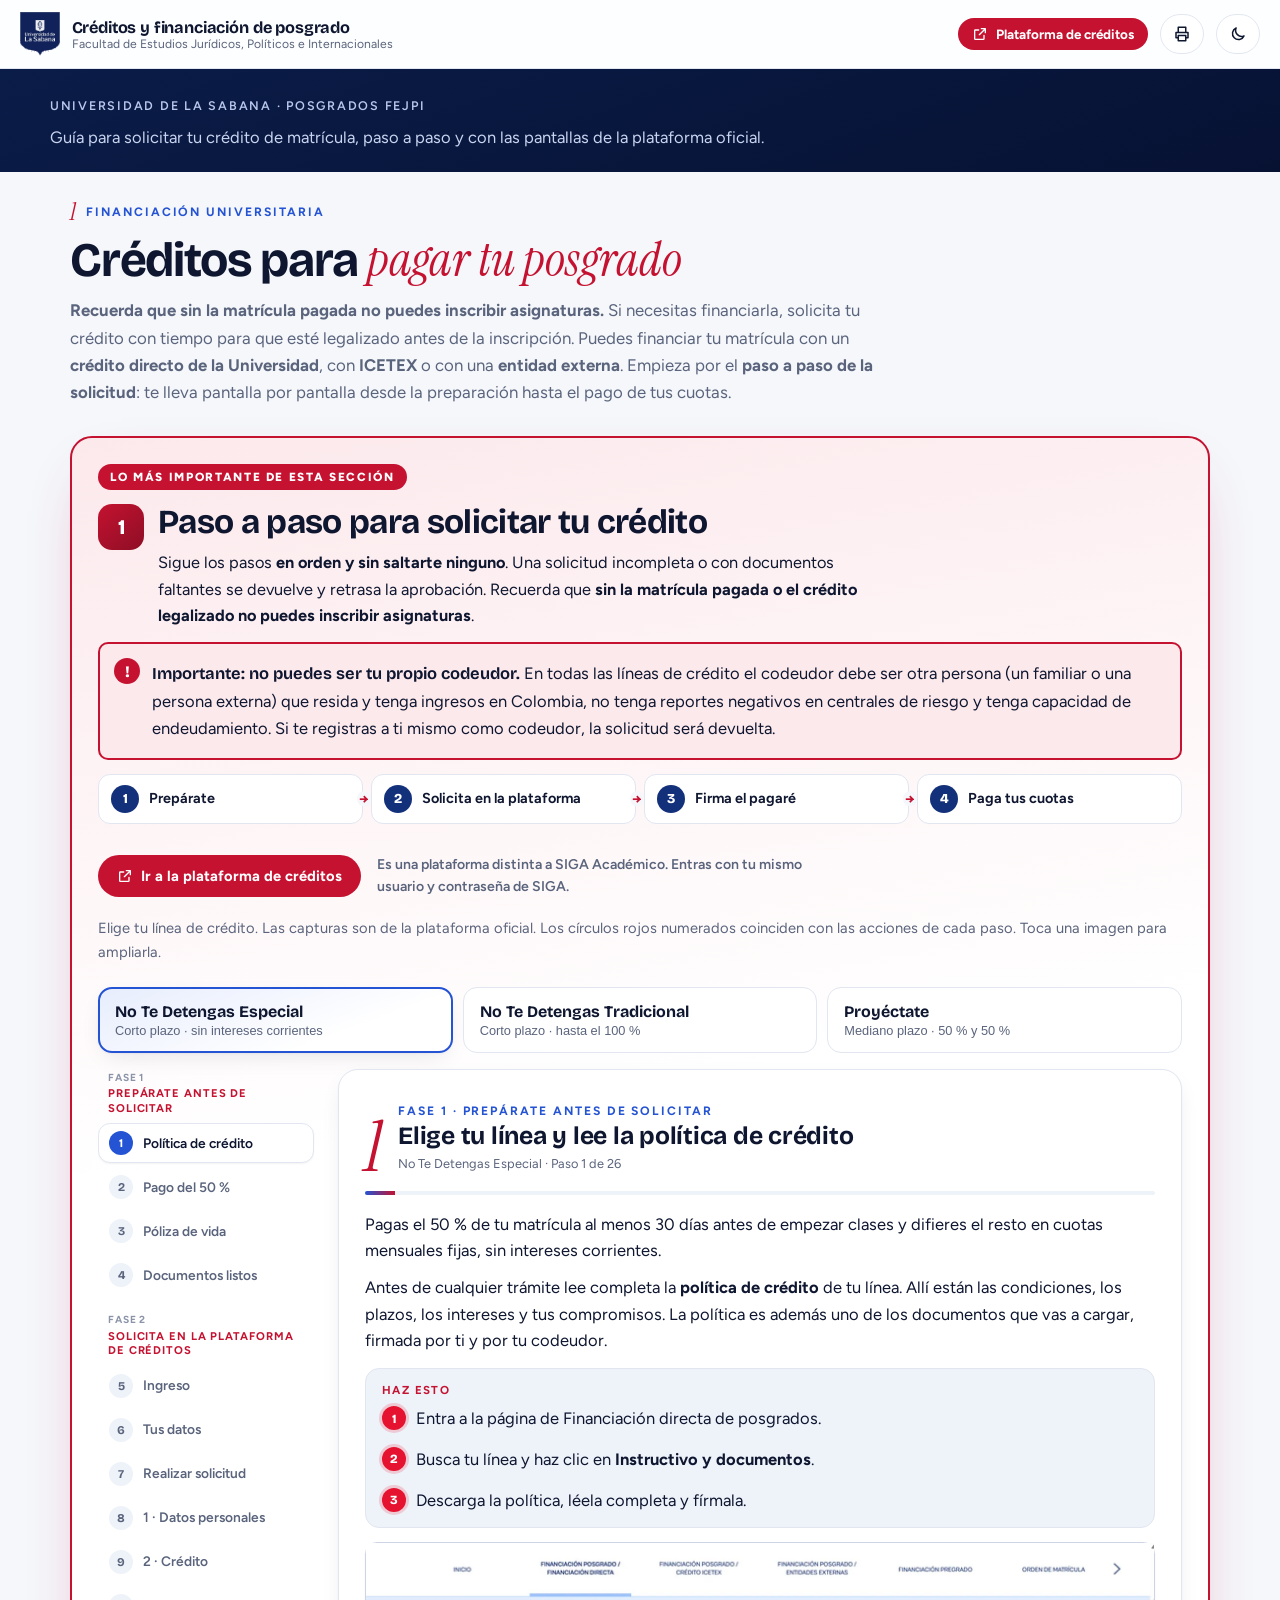
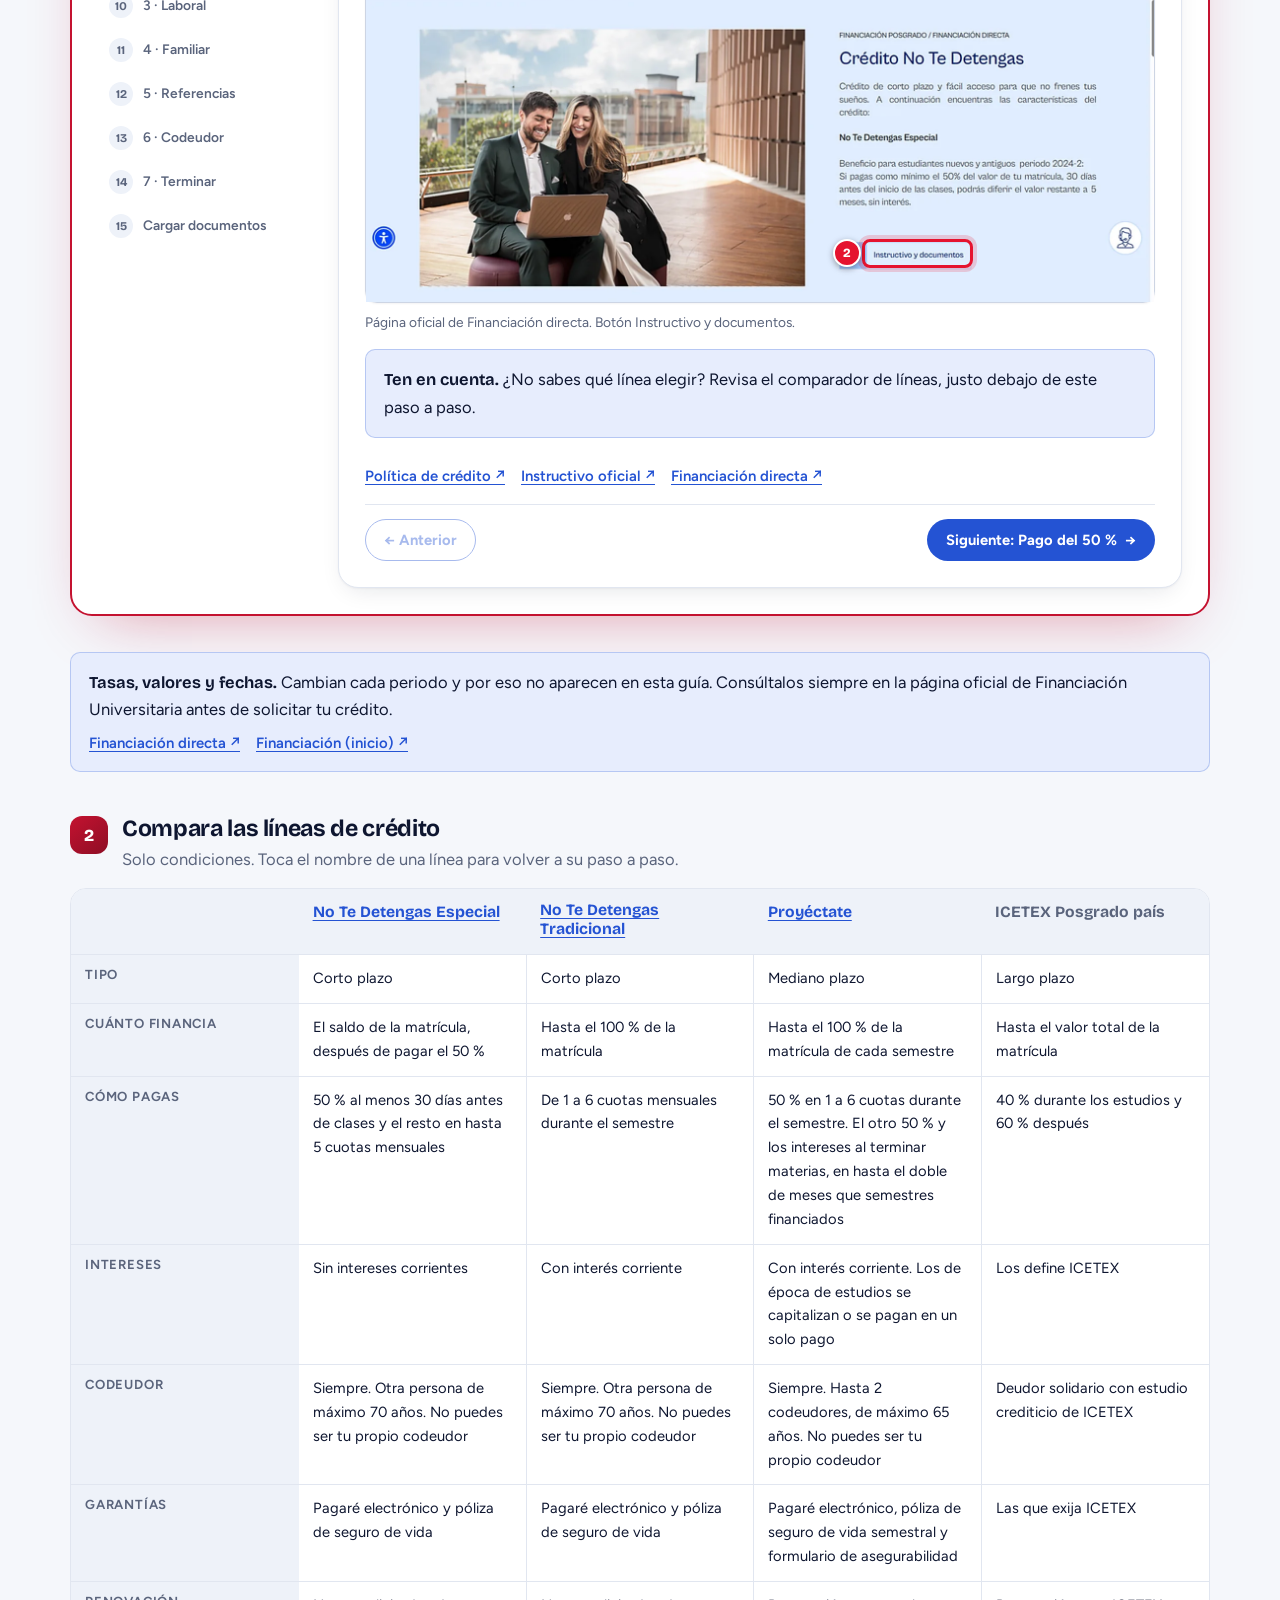
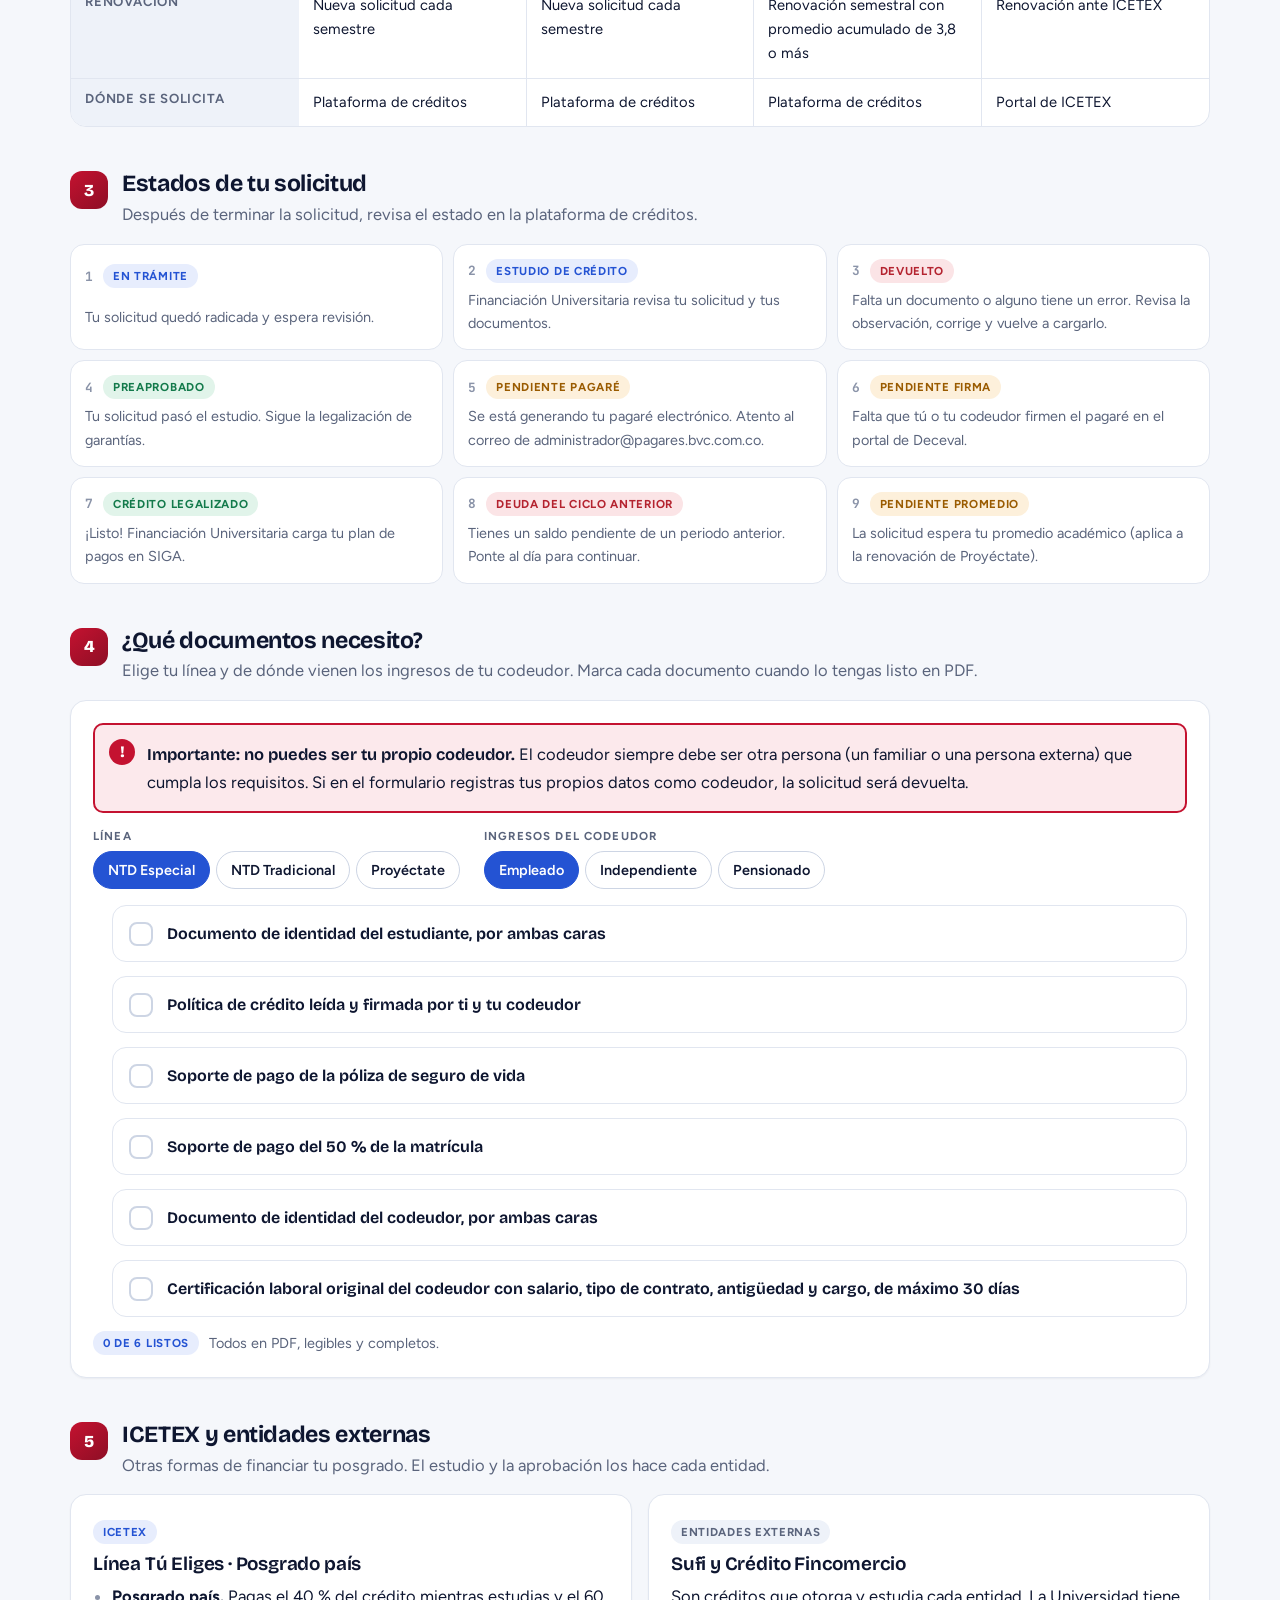
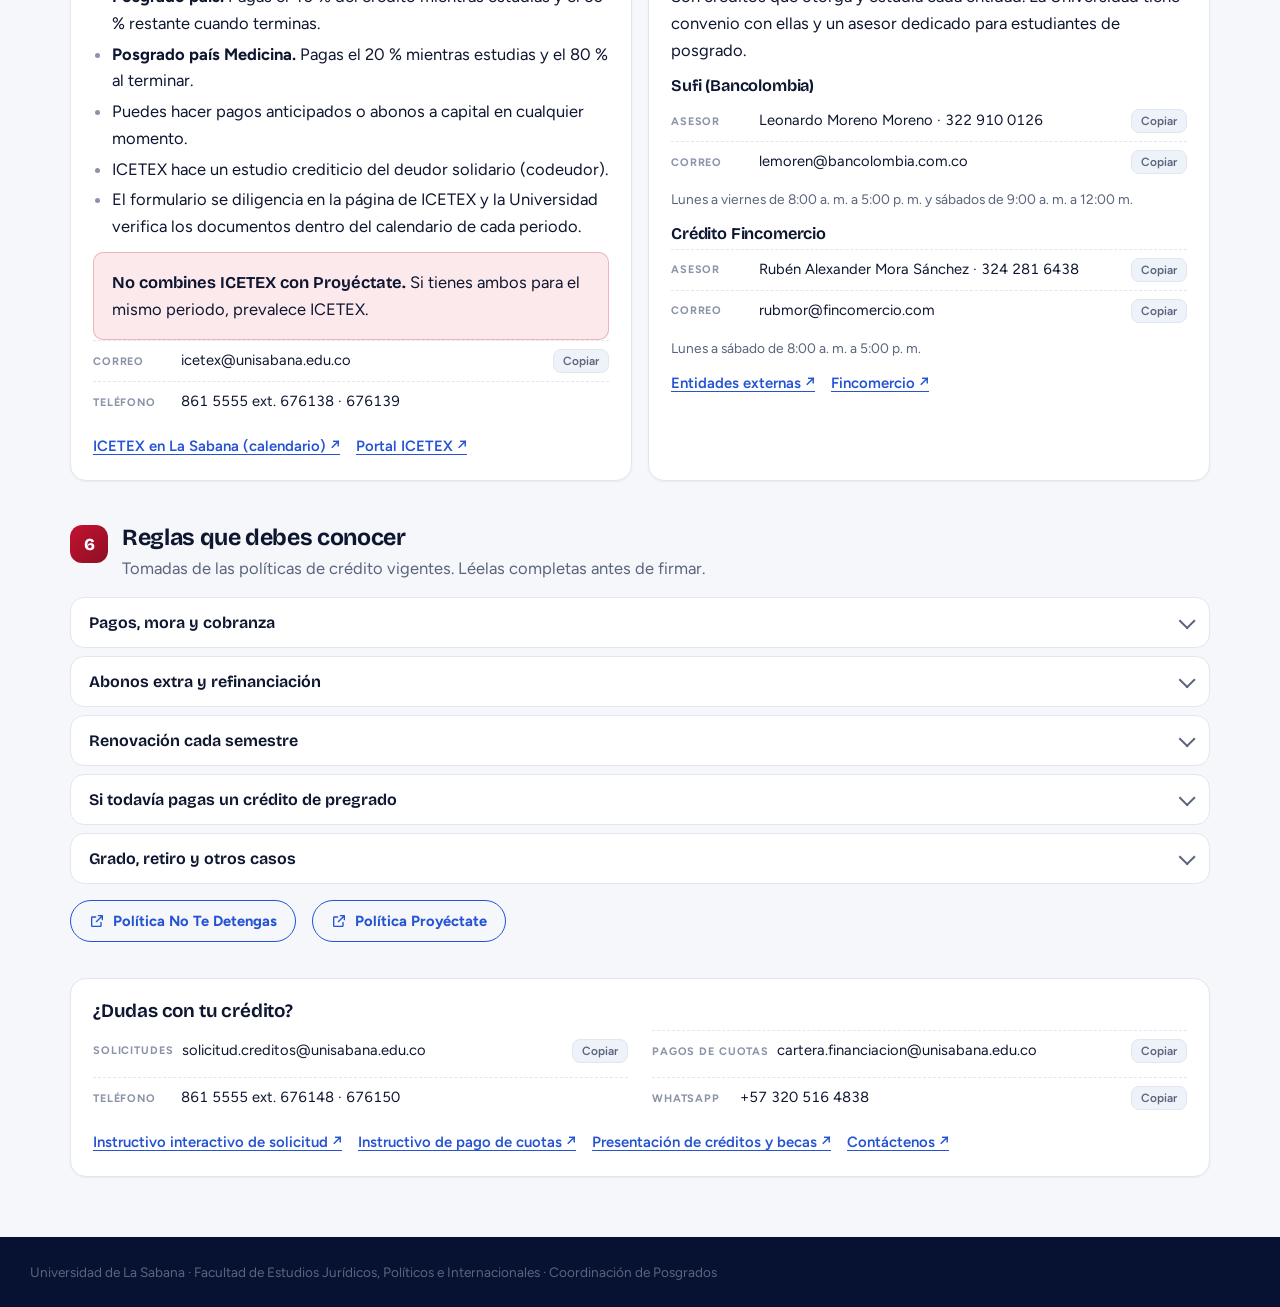
<file: solo-creditos/index.html>
<!DOCTYPE html>
<html lang="es">
<head>
<meta name="robots" content="noindex, nofollow">
<meta charset="utf-8">
<meta name="viewport" content="width=device-width, initial-scale=1, viewport-fit=cover">
<title>Créditos y financiación · Posgrados FEJPI · Universidad de La Sabana</title>
<meta name="description" content="Plataformas, inscripción de cursos, reglamento, trámites, bienestar y contactos para estudiantes de posgrado de la Facultad de Estudios Jurídicos, Políticos e Internacionales de la Universidad de La Sabana.">
<meta name="theme-color" content="#0A1C48">
<meta property="og:type" content="website">
<meta property="og:locale" content="es_CO">
<meta property="og:title" content="Guía del Estudiante de Posgrado">
<meta property="og:description" content="Todo lo que se dijo en la inducción, en un solo lugar. Facultad de Estudios Jurídicos, Políticos e Internacionales · Universidad de La Sabana.">
<meta property="og:image" content="https://guia-posgrado-fejpi.vercel.app/og.png">
<meta property="og:image:width" content="1200">
<meta property="og:image:height" content="630">

<meta name="twitter:card" content="summary_large_image">
<link rel="icon" href="data:image/svg+xml,%3Csvg xmlns=%22http://www.w3.org/2000/svg%22 viewBox=%220 0 64 64%22%3E%3Cpath d=%22M8 5h48v35c0 10-12 15-24 21C20 55 8 50 8 40z%22 fill=%22%230A1C48%22/%3E%3Cpath d=%22M8 52h48v7H8z%22 fill=%22none%22/%3E%3Ctext x=%2232%22 y=%2240%22 font-family=%22Georgia,serif%22 font-style=%22italic%22 font-size=%2230%22 fill=%22%23fff%22 text-anchor=%22middle%22%3EP%3C/text%3E%3C/svg%3E">
<link rel="preconnect" href="https://fonts.googleapis.com">
<link rel="preconnect" href="https://fonts.gstatic.com" crossorigin>
<link rel="stylesheet" href="https://fonts.googleapis.com/css2?family=Bricolage+Grotesque:opsz,wght@12..96,400..800&family=Figtree:ital,wght@0,400..800;1,400&family=Instrument+Serif:ital@0;1&family=JetBrains+Mono:wght@500;600&display=swap">
<link rel="stylesheet" href="/styles.css?v=13">
<script>try{var t=localStorage.getItem("gp_theme");if(t)document.documentElement.setAttribute("data-theme",t)}catch(e){}</script>

<style>
.solo-main{max-width:1180px;margin:0 auto;padding:28px 20px 60px}
.solo-main > section{scroll-margin-top:calc(var(--hdr) + 20px)}
.solo-main .sec-head .share-sec{display:none}
.solo-banner{background:linear-gradient(160deg,#0A1C48,#071233);color:#EEF2FB;padding:22px 20px}
.solo-banner .inner{max-width:1180px;margin:0 auto}
.solo-banner .fac{font:600 .78rem var(--f-body);letter-spacing:.14em;text-transform:uppercase;color:#B9C7EC}
.solo-banner p{margin-top:6px;color:#C9D4F0;max-width:70ch}
.solo-hidden{display:none!important}
</style>
</head>
<body>
<svg width="0" height="0" style="position:absolute" aria-hidden="true">
  <defs>
    <symbol id="i-search" viewBox="0 0 24 24"><circle cx="11" cy="11" r="7" fill="none" stroke="currentColor" stroke-width="2"/><path d="M20 20l-4-4" stroke="currentColor" stroke-width="2" stroke-linecap="round" fill="none"/></symbol>
    <symbol id="i-flag" viewBox="0 0 24 24"><path d="M5 21V4m0 0h11l-2 4 2 4H5" fill="none" stroke="currentColor" stroke-width="2" stroke-linejoin="round" stroke-linecap="round"/></symbol>
    <symbol id="i-book" viewBox="0 0 24 24"><path d="M4 5a2 2 0 0 1 2-2h13v16H6a2 2 0 0 0-2 2V5zm0 16a2 2 0 0 1 2-2h13" fill="none" stroke="currentColor" stroke-width="2" stroke-linejoin="round"/></symbol>
    <symbol id="i-key" viewBox="0 0 24 24"><circle cx="8" cy="15" r="4" fill="none" stroke="currentColor" stroke-width="2"/><path d="M11 12l9-9m-4 4l3 3" fill="none" stroke="currentColor" stroke-width="2" stroke-linecap="round"/></symbol>
    <symbol id="i-mail" viewBox="0 0 24 24"><rect x="3" y="5" width="18" height="14" rx="2" fill="none" stroke="currentColor" stroke-width="2"/><path d="M3 7l9 6 9-6" fill="none" stroke="currentColor" stroke-width="2"/></symbol>
    <symbol id="i-grid" viewBox="0 0 24 24"><rect x="3" y="3" width="7" height="7" rx="1.5" fill="none" stroke="currentColor" stroke-width="2"/><rect x="14" y="3" width="7" height="7" rx="1.5" fill="none" stroke="currentColor" stroke-width="2"/><rect x="3" y="14" width="7" height="7" rx="1.5" fill="none" stroke="currentColor" stroke-width="2"/><rect x="14" y="14" width="7" height="7" rx="1.5" fill="none" stroke="currentColor" stroke-width="2"/></symbol>
    <symbol id="i-wifi" viewBox="0 0 24 24"><path d="M2 9a15 15 0 0 1 20 0M5 12.5a10 10 0 0 1 14 0M8.5 16a5 5 0 0 1 7 0" fill="none" stroke="currentColor" stroke-width="2" stroke-linecap="round"/><circle cx="12" cy="19.5" r="1.3" fill="currentColor"/></symbol>
    <symbol id="i-phone" viewBox="0 0 24 24"><rect x="6" y="2" width="12" height="20" rx="2.5" fill="none" stroke="currentColor" stroke-width="2"/><path d="M10 18h4" stroke="currentColor" stroke-width="2" stroke-linecap="round"/></symbol>
    <symbol id="i-qr" viewBox="0 0 24 24"><path d="M3 3h7v7H3zM14 3h7v7h-7zM3 14h7v7H3z" fill="none" stroke="currentColor" stroke-width="2"/><path d="M14 14h3v3h-3zM18 18h3v3h-3zM14 20h2M20 14v2" stroke="currentColor" stroke-width="2" fill="none"/></symbol>
    <symbol id="i-chat" viewBox="0 0 24 24"><path d="M4 5h16v11H9l-5 4V5z" fill="none" stroke="currentColor" stroke-width="2" stroke-linejoin="round"/></symbol>
    <symbol id="i-cloud" viewBox="0 0 24 24"><path d="M7 18a4 4 0 0 1-.6-7.96A6 6 0 0 1 18 9a4.5 4.5 0 0 1-.5 9H7z" fill="none" stroke="currentColor" stroke-width="2" stroke-linejoin="round"/></symbol>
    <symbol id="i-people" viewBox="0 0 24 24"><circle cx="9" cy="8" r="3.5" fill="none" stroke="currentColor" stroke-width="2"/><path d="M2.5 20a6.5 6.5 0 0 1 13 0M16 4.5a3.5 3.5 0 0 1 0 7M18 14a6 6 0 0 1 3.5 6" fill="none" stroke="currentColor" stroke-width="2" stroke-linecap="round"/></symbol>
    <symbol id="i-heart" viewBox="0 0 24 24"><path d="M12 20s-7-4.5-7-10a4 4 0 0 1 7-2.6A4 4 0 0 1 19 10c0 5.5-7 10-7 10z" fill="none" stroke="currentColor" stroke-width="2" stroke-linejoin="round"/></symbol>
    <symbol id="i-globe" viewBox="0 0 24 24"><circle cx="12" cy="12" r="9" fill="none" stroke="currentColor" stroke-width="2"/><path d="M3 12h18M12 3c3 3.5 3 14.5 0 18M12 3c-3 3.5-3 14.5 0 18" fill="none" stroke="currentColor" stroke-width="2"/></symbol>
    <symbol id="i-coin" viewBox="0 0 24 24"><circle cx="12" cy="12" r="9" fill="none" stroke="currentColor" stroke-width="2"/><path d="M15 9a3 3 0 0 0-3-1.5c-1.7 0-3 .9-3 2.2 0 3 6 1.5 6 4.5 0 1.3-1.3 2.3-3 2.3a3.2 3.2 0 0 1-3-1.6M12 5.5v13" fill="none" stroke="currentColor" stroke-width="2" stroke-linecap="round"/></symbol>
    <symbol id="i-gavel" viewBox="0 0 24 24"><path d="M14 4l6 6M11 7l6 6M12.5 5.5l-5 5 4 4 5-5M9.5 12.5L3 19l2 2 6.5-6.5M13 21h8" fill="none" stroke="currentColor" stroke-width="2" stroke-linecap="round" stroke-linejoin="round"/></symbol>
    <symbol id="i-up" viewBox="0 0 24 24"><path d="M12 19V5m-6 6l6-6 6 6" fill="none" stroke="currentColor" stroke-width="2.4" stroke-linecap="round" stroke-linejoin="round"/></symbol>
    <symbol id="i-ext" viewBox="0 0 24 24"><path d="M14 4h6v6M20 4l-9 9M18 14v5a1 1 0 0 1-1 1H5a1 1 0 0 1-1-1V7a1 1 0 0 1 1-1h5" fill="none" stroke="currentColor" stroke-width="2" stroke-linecap="round" stroke-linejoin="round"/></symbol>
    <symbol id="i-sos" viewBox="0 0 24 24"><path d="M12 3l9 16H3L12 3z" fill="none" stroke="currentColor" stroke-width="2" stroke-linejoin="round"/><path d="M12 10v4" stroke="currentColor" stroke-width="2" stroke-linecap="round"/><circle cx="12" cy="16.8" r="1.1" fill="currentColor"/></symbol>
    <symbol id="i-moon" viewBox="0 0 24 24"><path d="M20 14.5A8 8 0 0 1 9.5 4a8 8 0 1 0 10.5 10.5z" fill="none" stroke="currentColor" stroke-width="2" stroke-linejoin="round"/></symbol>
    <symbol id="i-sun" viewBox="0 0 24 24"><circle cx="12" cy="12" r="4" fill="none" stroke="currentColor" stroke-width="2"/><path d="M12 2v2M12 20v2M4.9 4.9l1.4 1.4M17.7 17.7l1.4 1.4M2 12h2M20 12h2M4.9 19.1l1.4-1.4M17.7 6.3l1.4-1.4" stroke="currentColor" stroke-width="2" stroke-linecap="round"/></symbol>
    <symbol id="i-print" viewBox="0 0 24 24"><path d="M7 9V3h10v6M7 17H4v-7h16v7h-3M7 14h10v7H7z" fill="none" stroke="currentColor" stroke-width="2" stroke-linejoin="round"/></symbol>
    <symbol id="i-share" viewBox="0 0 24 24"><circle cx="6" cy="12" r="2.5" fill="none" stroke="currentColor" stroke-width="2"/><circle cx="18" cy="6" r="2.5" fill="none" stroke="currentColor" stroke-width="2"/><circle cx="18" cy="18" r="2.5" fill="none" stroke="currentColor" stroke-width="2"/><path d="M8.2 10.9l7.6-3.8M8.2 13.1l7.6 3.8" stroke="currentColor" stroke-width="2"/></symbol>
    <symbol id="i-home" viewBox="0 0 24 24"><path d="M3 11l9-7 9 7v9a1 1 0 0 1-1 1h-5v-6H9v6H4a1 1 0 0 1-1-1z" fill="none" stroke="currentColor" stroke-width="2" stroke-linejoin="round"/></symbol>
    <symbol id="i-route" viewBox="0 0 24 24"><circle cx="6" cy="19" r="2.5" fill="none" stroke="currentColor" stroke-width="2"/><circle cx="18" cy="5" r="2.5" fill="none" stroke="currentColor" stroke-width="2"/><path d="M8.5 19H16a3.5 3.5 0 0 0 0-7H8a3.5 3.5 0 0 1 0-7h7.5" fill="none" stroke="currentColor" stroke-width="2"/></symbol>
    <symbol id="i-link" viewBox="0 0 24 24"><path d="M10 14a4.5 4.5 0 0 0 6.4 0l3-3a4.5 4.5 0 0 0-6.4-6.4l-1 1M14 10a4.5 4.5 0 0 0-6.4 0l-3 3a4.5 4.5 0 0 0 6.4 6.4l1-1" fill="none" stroke="currentColor" stroke-width="2" stroke-linecap="round"/></symbol>
    <symbol id="i-pencil" viewBox="0 0 24 24"><path d="M4 20h4L19 9l-4-4L4 16v4zM13.5 6.5l4 4" fill="none" stroke="currentColor" stroke-width="2" stroke-linejoin="round"/></symbol>
  </defs>
</svg>

<svg width="0" height="0" style="position:absolute" aria-hidden="true"><defs><linearGradient id="ringGrad" x1="0" y1="0" x2="1" y2="1"><stop offset="0" stop-color="#2453D3"/><stop offset="1" stop-color="#C41230"/></linearGradient></defs></svg>
<header class="topbar wrap">
  <div class="inner">
    <span class="brand">
      <img src="/logo.png" alt="Universidad de La Sabana" width="40" height="44">
      <span class="t"><b>Créditos y financiación de posgrado</b><small>Facultad de Estudios Jurídicos, Políticos e Internacionales</small></span>
    </span>
    <div class="spacer"></div>
    <a class="btn red sm hide-sm" href="https://sigaacademico.unisabana.edu.co:8055/Ayudas/" target="_blank" rel="noopener"><svg><use href="#i-ext"/></svg>Plataforma de créditos</a>
    <button class="icon-btn hide-sm" type="button" data-action="print" aria-label="Imprimir o guardar PDF" title="Imprimir o guardar PDF"><svg><use href="#i-print"/></svg></button>
    <button class="icon-btn theme-btn" type="button" data-action="theme" aria-label="Cambiar entre modo claro y oscuro" title="Modo claro u oscuro"><svg class="moon"><use href="#i-moon"/></svg><svg class="sun"><use href="#i-sun"/></svg></button>
  </div>
</header>
<div class="solo-banner"><div class="inner"><span class="fac">Universidad de La Sabana · Posgrados FEJPI</span><p>Guía para solicitar tu crédito de matrícula, paso a paso y con las pantallas de la plataforma oficial.</p></div></div>
<main class="solo-main">
  <!-- 6. CRÉDITOS Y FINANCIACIÓN -->
  <section id="creditos" data-title="Créditos y financiación">
    <div class="sec-head">
      <span class="eyebrow">Financiación Universitaria</span>
      <h2>Créditos para <em>pagar tu posgrado</em></h2>
      <p><b>Recuerda que sin la matrícula pagada no puedes inscribir asignaturas.</b> Si necesitas financiarla, solicita tu crédito con tiempo para que esté legalizado antes de la inscripción. Puedes financiar tu matrícula con un <b>crédito directo de la Universidad</b>, con <b>ICETEX</b> o con una <b>entidad externa</b>. Empieza por el <b>paso a paso de la solicitud</b>: te lleva pantalla por pantalla desde la preparación hasta el pago de tus cuotas.</p>
    </div>


    <!-- Paso a paso -->
    <div class="fin-block paso-hero" id="pasoapaso">
      <div class="paso-banner">
        <span class="paso-kicker">Lo más importante de esta sección</span>
        <div class="fin-sub"><span class="fin-num">1</span><div><h3>Paso a paso para solicitar tu crédito</h3><p>Sigue los pasos <b>en orden y sin saltarte ninguno</b>. Una solicitud incompleta o con documentos faltantes se devuelve y retrasa la aprobación. Recuerda que <b>sin la matrícula pagada o el crédito legalizado no puedes inscribir asignaturas</b>.</p></div></div>
        <div class="callout warn-self" role="note"><b>Importante: no puedes ser tu propio codeudor.</b> En todas las líneas de crédito el codeudor debe ser otra persona (un familiar o una persona externa) que resida y tenga ingresos en Colombia, no tenga reportes negativos en centrales de riesgo y tenga capacidad de endeudamiento. Si te registras a ti mismo como codeudor, la solicitud será devuelta.</div>
        <ol class="paso-phases" aria-label="Fases del proceso"><li><b>1</b><span>Prepárate</span></li><li><b>2</b><span>Solicita en la plataforma</span></li><li><b>3</b><span>Firma el pagaré</span></li><li><b>4</b><span>Paga tus cuotas</span></li></ol>
        <div class="linkrow paso-cta"><a class="btn red" href="https://sigaacademico.unisabana.edu.co:8055/Ayudas/" target="_blank" rel="noopener"><svg><use href="#i-ext"/></svg>Ir a la plataforma de créditos</a><span class="paso-cta-note">Es una plataforma distinta a SIGA Académico. Entras con tu mismo usuario y contraseña de SIGA.</span></div>
        <p class="paso-how">Elige tu línea de crédito. Las capturas son de la plataforma oficial. Los círculos rojos numerados coinciden con las acciones de cada paso. Toca una imagen para ampliarla.</p>
      </div>
      <div class="line-tabs" id="lineTabs" role="tablist" aria-label="Líneas de crédito"></div>
      <div class="cstepper">
        <ol class="step-list" id="cStepList" role="tablist" aria-label="Pasos de la solicitud"></ol>
        <div class="step-panel" id="cStepPanel" role="tabpanel" aria-live="polite"></div>
      </div>
      <div class="print-only" id="printSteps"></div>
    </div>

    <div class="callout blue fin-note" data-search="tasas valores fechas crédito vigentes página oficial">
      <b>Tasas, valores y fechas.</b> Cambian cada periodo y por eso no aparecen en esta guía. Consúltalos siempre en la página oficial de Financiación Universitaria antes de solicitar tu crédito.
      <div class="linkrow"><a href="https://www.unisabana.edu.co/financiacion/financiacion-posgrados/financiacion-directa-posgrados" target="_blank" rel="noopener">Financiación directa ↗</a><a href="https://www.unisabana.edu.co/financiacion" target="_blank" rel="noopener">Financiación (inicio) ↗</a></div>
    </div>

    <!-- Comparador -->
    <div class="fin-block">
      <div class="fin-sub"><span class="fin-num">2</span><div><h3>Compara las líneas de crédito</h3><p class="muted">Solo condiciones. Toca el nombre de una línea para volver a su paso a paso.</p></div></div>
      <div class="tbl cmp-wrap" data-search="comparar créditos no te detengas especial tradicional proyéctate icetex plazo codeudor renovación póliza pagaré">
        <table class="cmp" id="cmpTable"></table>
      </div>
    </div>

    <!-- Estados -->
    <div class="fin-block">
      <div class="fin-sub"><span class="fin-num">3</span><div><h3>Estados de tu solicitud</h3><p class="muted">Después de terminar la solicitud, revisa el estado en la plataforma de créditos.</p></div></div>
      <div class="states" id="states" data-search="estados solicitud crédito en trámite devuelto preaprobado pendiente pagaré firma legalizado promedio deuda"></div>
    </div>

    <!-- Documentos -->
    <div class="fin-block">
      <div class="fin-sub"><span class="fin-num">4</span><div><h3>¿Qué documentos necesito?</h3><p class="muted">Elige tu línea y de dónde vienen los ingresos de tu codeudor. Marca cada documento cuando lo tengas listo en PDF.</p></div></div>
      <div class="docs card" id="docs" data-search="documentos crédito codeudor certificado ingresos laboral pensionado independiente contador cédula póliza formulario asegurabilidad soporte pago"></div>
    </div>

    <!-- ICETEX y externas -->
    <div class="fin-block" id="externas">
      <div class="fin-sub"><span class="fin-num">5</span><div><h3>ICETEX y entidades externas</h3><p class="muted">Otras formas de financiar tu posgrado. El estudio y la aprobación los hace cada entidad.</p></div></div>
      <div class="grid g2">
        <article class="card" data-search="ICETEX tú eliges posgrado país 40 60 medicina crédito largo plazo calendario formularios">
          <span class="tag blue">ICETEX</span>
          <h3 style="margin-top:10px">Línea Tú Eliges · Posgrado país</h3>
          <ul>
            <li><b>Posgrado país.</b> Pagas el 40 % del crédito mientras estudias y el 60 % restante cuando terminas.</li>
            <li><b>Posgrado país Medicina.</b> Pagas el 20 % mientras estudias y el 80 % al terminar.</li>
            <li>Puedes hacer pagos anticipados o abonos a capital en cualquier momento.</li>
            <li>ICETEX hace un estudio crediticio del deudor solidario (codeudor).</li>
            <li>El formulario se diligencia en la página de ICETEX y la Universidad verifica los documentos dentro del calendario de cada periodo.</li>
          </ul>
          <div class="callout" style="margin-top:12px"><b>No combines ICETEX con Proyéctate.</b> Si tienes ambos para el mismo periodo, prevalece ICETEX.</div>
          <div class="contact"><span class="k">Correo</span><span class="v">icetex@unisabana.edu.co</span><button class="copy" type="button" data-copy="icetex@unisabana.edu.co">Copiar</button></div>
          <div class="contact"><span class="k">Teléfono</span><span class="v">861 5555 ext. 676138 · 676139</span></div>
          <div class="linkrow"><a href="https://www.unisabana.edu.co/financiacion/financiacion-posgrado-credito-icetex" target="_blank" rel="noopener">ICETEX en La Sabana (calendario) ↗</a><a href="https://web.icetex.gov.co/web/portal/creditos/tu-eliges/posgrado-pais-o-exterior" target="_blank" rel="noopener">Portal ICETEX ↗</a></div>
        </article>
        <article class="card" data-search="entidades externas Sufi Bancolombia Fincomercio crédito educativo asesor">
          <span class="tag">Entidades externas</span>
          <h3 style="margin-top:10px">Sufi y Crédito Fincomercio</h3>
          <p>Son créditos que otorga y estudia cada entidad. La Universidad tiene convenio con ellas y un asesor dedicado para estudiantes de posgrado.</p>
          <h4 style="margin-top:14px">Sufi (Bancolombia)</h4>
          <div class="contact"><span class="k">Asesor</span><span class="v">Leonardo Moreno Moreno · 322 910 0126</span><button class="copy" type="button" data-copy="3229100126">Copiar</button></div>
          <div class="contact"><span class="k">Correo</span><span class="v">lemoren@bancolombia.com.co</span><button class="copy" type="button" data-copy="lemoren@bancolombia.com.co">Copiar</button></div>
          <p class="muted" style="font-size:.86rem;margin-top:6px">Lunes a viernes de 8:00 a. m. a 5:00 p. m. y sábados de 9:00 a. m. a 12:00 m.</p>
          <h4 style="margin-top:14px">Crédito Fincomercio</h4>
          <div class="contact"><span class="k">Asesor</span><span class="v">Rubén Alexander Mora Sánchez · 324 281 6438</span><button class="copy" type="button" data-copy="3242816438">Copiar</button></div>
          <div class="contact"><span class="k">Correo</span><span class="v">rubmor@fincomercio.com</span><button class="copy" type="button" data-copy="rubmor@fincomercio.com">Copiar</button></div>
          <p class="muted" style="font-size:.86rem;margin-top:6px">Lunes a sábado de 8:00 a. m. a 5:00 p. m.</p>
          <div class="linkrow"><a href="https://www.unisabana.edu.co/financiacion/financiacion-posgrado-entidades-externas" target="_blank" rel="noopener">Entidades externas ↗</a><a href="https://www.fincomercio.com/credito-libre-vehiculo-educativo/credito-educativo/" target="_blank" rel="noopener">Fincomercio ↗</a></div>
        </article>
      </div>
    </div>

    <!-- Reglas clave -->
    <div class="fin-block">
      <div class="fin-sub"><span class="fin-num">6</span><div><h3>Reglas que debes conocer</h3><p class="muted">Tomadas de las políticas de crédito vigentes. Léelas completas antes de firmar.</p></div></div>
      <details class="acc" data-search="pago cuotas día 5 cada mes mora restricción servicios centrales de riesgo cobranza">
        <summary>Pagos, mora y cobranza</summary>
        <div class="acc-body"><ul>
          <li>Las cuotas se pagan <b>a más tardar el día 5 de cada mes</b> y empiezan el mes siguiente a la solicitud.</li>
          <li>Si te atrasas, la Universidad puede restringir algunos de tus servicios hasta que te pongas al día.</li>
          <li>Antes de reportarte a centrales de riesgo, la Universidad debe avisarte con 20 días de anticipación.</li>
          <li>Si la deuda pasa a cobranza, se suman honorarios de cobro prejurídico o jurídico.</li>
          <li>Si tienes dificultades para pagar, escribe a tiempo a cartera.financiacion@unisabana.edu.co para buscar un acuerdo de pago.</li>
        </ul></div>
      </details>
      <details class="acc" data-search="abonos extraordinarios prepago reducir plazo cuota ley 1555 refinanciación">
        <summary>Abonos extra y refinanciación</summary>
        <div class="acc-body"><ul>
          <li>Puedes hacer pagos anticipados. En No Te Detengas, el abono reduce el plazo, salvo que pidas por escrito reducir la cuota (Ley 1555 de 2012).</li>
          <li>En Proyéctate, los abonos se aplican primero a intereses y luego al desembolso más antiguo.</li>
          <li>Refinanciación. No Te Detengas permite refinanciar una vez y Proyéctate hasta dos veces.</li>
        </ul></div>
      </details>
      <details class="acc" data-search="renovación crédito cada semestre no renovable promedio 3,8 proyéctate">
        <summary>Renovación cada semestre</summary>
        <div class="acc-body"><ul>
          <li><b>No Te Detengas</b> no se renueva automáticamente. Debes hacer una solicitud nueva cada semestre, estar al día y no tener deudas pendientes.</li>
          <li><b>Proyéctate</b> se renueva cada semestre si tienes un promedio acumulado de posgrado de 3,8 o más (sin excepciones), estás al día en los pagos de época de estudios, pagaste la póliza y radicaste la solicitud de renovación.</li>
        </ul></div>
      </details>
      <details class="acc" data-search="crédito pregrado vigente ICETEX mediano largo plazo posgrado solo corto plazo 50%">
        <summary>Si todavía pagas un crédito de pregrado</summary>
        <div class="acc-body"><p>Si estás pagando un crédito de mediano o largo plazo de tu pregrado (directo con la Universidad o con ICETEX), para el posgrado solo puedes tomar un crédito de <b>corto plazo</b> (No Te Detengas) y únicamente cuando hayas pagado al menos el 50 % del crédito anterior.</p></div>
      </details>
      <details class="acc" data-search="grado graduación paz y salvo crédito saldo exigible proyéctate terminación materias retiro">
        <summary>Grado, retiro y otros casos</summary>
        <div class="acc-body"><ul>
          <li>Para graduarte con No Te Detengas debes pagar el saldo total del crédito.</li>
          <li>Con Proyéctate debes estar al día y actualizar tus datos. Si tienes cuotas vencidas, debes pagar el total.</li>
          <li>En Proyéctate, el saldo se vuelve exigible cuando terminas materias, si no renuevas durante dos semestres seguidos, si te retiras definitivamente o si reservas cupo y no te reintegras en seis meses.</li>
        </ul></div>
      </details>
      <div class="linkrow" style="margin-top:16px"><a class="btn ghost" href="https://usabana.widen.net/s/6bbbfqnzhf/politicas-de-credito-no-te-detengas-tradicional-y-especial" target="_blank" rel="noopener"><svg><use href="#i-ext"/></svg>Política No Te Detengas</a><a class="btn ghost" href="https://usabana.widen.net/s/7kmkvfzh5b/pol.-linea-credito-proyectate-v-9.0-01-may-26-2" target="_blank" rel="noopener"><svg><use href="#i-ext"/></svg>Política Proyéctate</a></div>
    </div>

    <div class="card fin-contact" data-search="contacto financiación universitaria créditos correo solicitud.creditos teléfono extensión cartera">
      <h3>¿Dudas con tu crédito?</h3>
      <div class="grid g2" style="gap:6px 24px">
        <div class="contact"><span class="k">Solicitudes</span><span class="v">solicitud.creditos@unisabana.edu.co</span><button class="copy" type="button" data-copy="solicitud.creditos@unisabana.edu.co">Copiar</button></div>
        <div class="contact"><span class="k">Pagos de cuotas</span><span class="v">cartera.financiacion@unisabana.edu.co</span><button class="copy" type="button" data-copy="cartera.financiacion@unisabana.edu.co">Copiar</button></div>
        <div class="contact"><span class="k">Teléfono</span><span class="v">861 5555 ext. 676148 · 676150</span></div>
        <div class="contact"><span class="k">WhatsApp</span><span class="v">+57 320 516 4838</span><button class="copy" type="button" data-copy="3205164838">Copiar</button></div>
      </div>
      <div class="linkrow"><a href="https://view.genially.com/662aca571d54890014ddafff/presentation-instructivo-financiacion-directa" target="_blank" rel="noopener">Instructivo interactivo de solicitud ↗</a><a href="https://view.genially.com/68004b4227308ea732f300de" target="_blank" rel="noopener">Instructivo de pago de cuotas ↗</a><a href="https://canva.link/g84btiq6e781q7q" target="_blank" rel="noopener">Presentación de créditos y becas ↗</a><a href="https://www.unisabana.edu.co/financiacion/contactenos" target="_blank" rel="noopener">Contáctenos ↗</a></div>
    </div>
  </section>


</main>
<div class="solo-hidden" aria-hidden="true"><div id="payTabs"></div><div id="payPanel"></div><div id="printPays"></div><div id="payFaq"></div><div id="becaHow"></div><div id="becaFilter"></div><div id="becaGrid"></div></div>
<footer class="wrap"><div class="inner" style="padding:24px 0;text-align:center;font-size:.85rem;color:var(--muted)">Universidad de La Sabana · Facultad de Estudios Jurídicos, Políticos e Internacionales · Coordinación de Posgrados</div></footer>
<div class="toast" id="toast" role="status" aria-live="polite"></div>
<script src="/fin.js?v=13" defer></script>
<script>
(function(){
 const $=s=>document.querySelector(s);
 let tt;function toast(m){const t=$("#toast");t.textContent=m;t.classList.add("show");clearTimeout(tt);tt=setTimeout(()=>t.classList.remove("show"),2200)}
 const root=document.documentElement;
 function isDark(){const a=root.getAttribute("data-theme");return a?a==="dark":matchMedia("(prefers-color-scheme: dark)").matches}
 document.addEventListener("click",async e=>{
  const c=e.target.closest(".copy");
  if(c){try{await navigator.clipboard.writeText(c.dataset.copy);c.textContent="Copiado";toast("Copiado: "+c.dataset.copy)}catch(err){c.textContent="No se pudo copiar"}setTimeout(()=>c.textContent="Copiar",1800);return}
  const a=e.target.closest("[data-action]");
  if(a){if(a.dataset.action==="theme"){const n=isDark()?"light":"dark";root.setAttribute("data-theme",n);try{localStorage.setItem("gp_theme",n)}catch(err){}}else if(a.dataset.action==="print"){if(window.FIN&&window.FIN.printPrep)window.FIN.printPrep();document.querySelectorAll("img[loading=lazy]").forEach(i=>i.loading="eager");toast("Preparando el PDF con todas las imágenes…");const im=[...document.images].filter(i=>!i.complete);Promise.race([Promise.all(im.map(i=>new Promise(r=>{i.onload=i.onerror=r}))),new Promise(r=>setTimeout(r,8000))]).then(()=>window.print())}}
  const t=e.target.closest("[data-toggle-all]");
  if(t){const ds=[...document.querySelectorAll("details.acc")];const o=ds.some(d=>!d.open);ds.forEach(d=>d.open=o)}
 });
})();
</script>
</body>
</html>
</file>
<file: styles.css>
/* Guía del Estudiante de Posgrado · FEJPI · Universidad de La Sabana
   Layout: cabecera clara fija + portada azul profundo; índice lateral en escritorio, barra inferior en celular */
:root{
  --bg:#F5F7FB; --surface:#FFFFFF; --surface-2:#EEF2F9; --line:#E1E6F0; --line-2:#CDD5E4;
  --ink:#0E1630; --muted:#5A647C; --faint:#8A93A8;
  --navy:#0A1C48; --navy-2:#13307A;
  --accent:#2453D3; --accent-ink:#FFFFFF; --accent-soft:#E7EDFD;
  --red:#C41230; --red-soft:#FCE9EC;
  --ok:#137A4B; --ok-soft:#E1F4EA; --warn:#9A5B00; --warn-soft:#FDF0DB; --bad:#B4232F; --bad-soft:#FBE4E6;
  --header-bg:rgba(255,255,255,.82);
  --shadow-sm:0 1px 2px rgba(14,22,48,.05);
  --shadow:0 1px 2px rgba(14,22,48,.04),0 8px 24px -8px rgba(14,22,48,.12);
  --shadow-lg:0 24px 60px -20px rgba(10,28,72,.35);
  --f-display:"Bricolage Grotesque","Arial Narrow",system-ui,sans-serif;
  --f-serif:"Instrument Serif",Georgia,"Times New Roman",serif;
  --f-body:"Figtree",system-ui,-apple-system,"Segoe UI",Roboto,sans-serif;
  --f-mono:"JetBrains Mono",ui-monospace,SFMono-Regular,Menlo,monospace;
  --r:16px; --r-sm:10px;
  --hdr:68px;
  color-scheme:light;
}
@media (prefers-color-scheme:dark){:root:not([data-theme="light"]){
  --bg:#080D1B; --surface:#0F1629; --surface-2:#161F38; --line:#222D4A; --line-2:#2E3B5E;
  --ink:#E9EDF7; --muted:#9AA4BF; --faint:#6E7896;
  --accent:#86A6FF; --accent-ink:#081130; --accent-soft:#18275A;
  --red:#FF6F82; --red-soft:#3A141D;
  --ok:#5FD19A; --ok-soft:#10301F; --warn:#F2B45A; --warn-soft:#352610; --bad:#FF808A; --bad-soft:#3A151A;
  --header-bg:rgba(10,15,30,.8);
  --shadow:0 1px 2px rgba(0,0,0,.3),0 10px 30px -10px rgba(0,0,0,.5);
  color-scheme:dark}}
:root[data-theme="dark"]{
  --bg:#080D1B; --surface:#0F1629; --surface-2:#161F38; --line:#222D4A; --line-2:#2E3B5E;
  --ink:#E9EDF7; --muted:#9AA4BF; --faint:#6E7896;
  --accent:#86A6FF; --accent-ink:#081130; --accent-soft:#18275A;
  --red:#FF6F82; --red-soft:#3A141D;
  --ok:#5FD19A; --ok-soft:#10301F; --warn:#F2B45A; --warn-soft:#352610; --bad:#FF808A; --bad-soft:#3A151A;
  --header-bg:rgba(10,15,30,.8);
  --shadow:0 1px 2px rgba(0,0,0,.3),0 10px 30px -10px rgba(0,0,0,.5);
  color-scheme:dark}

*{box-sizing:border-box}
html{scroll-behavior:smooth;scroll-padding-top:calc(var(--hdr) + 24px)}
@media (prefers-reduced-motion:reduce){html{scroll-behavior:auto}*,*::before,*::after{transition:none!important;animation:none!important}}
body{margin:0;background:var(--bg);color:var(--ink);font:400 16.5px/1.62 var(--f-body);-webkit-font-smoothing:antialiased;text-rendering:optimizeLegibility}
img{max-width:100%;display:block}
[hidden]{display:none!important}
a{color:var(--accent);text-decoration-thickness:1px;text-underline-offset:3px}
a:hover{text-decoration-thickness:2px}
h1,h2,h3,h4{font-family:var(--f-display);line-height:1.1;text-wrap:balance;margin:0;letter-spacing:-.01em}
h2{font-size:clamp(2rem,1.4rem + 2.4vw,3rem);font-weight:700;letter-spacing:-.025em;line-height:1.02}
h2 em,h1 em{font-family:var(--f-serif);font-style:italic;font-weight:400;letter-spacing:0}
h2 em{color:var(--red)}
h3{font-size:1.18rem;font-weight:650}
h4{font-size:1.02rem;font-weight:650}
p{margin:0}
code{font-family:var(--f-mono);font-size:.88em;background:var(--surface-2);padding:1px 6px;border-radius:6px}
:focus-visible{outline:3px solid var(--accent);outline-offset:2px;border-radius:6px}
::selection{background:var(--accent-soft)}
.skip{position:absolute;left:-9999px;top:8px;z-index:100;background:var(--accent);color:var(--accent-ink);padding:10px 14px;border-radius:8px}
.skip:focus{left:16px}
.muted{color:var(--muted)}
.wrap{padding-left:max(20px,env(safe-area-inset-left,0px));padding-right:max(20px,env(safe-area-inset-right,0px))}
.inner{max-width:1240px;margin:0 auto}
.eyebrow{font:700 .76rem/1 var(--f-body);letter-spacing:.16em;text-transform:uppercase;color:var(--accent);display:inline-flex;align-items:center;gap:10px}

/* ---------- Cabecera ---------- */
body::before{content:"";position:fixed;inset:0 0 auto;height:env(safe-area-inset-top,0px);z-index:70;background:var(--surface)}
.topbar{position:sticky;top:env(safe-area-inset-top,0px);z-index:60;background:var(--header-bg);backdrop-filter:saturate(1.6) blur(14px);-webkit-backdrop-filter:saturate(1.6) blur(14px);border-bottom:1px solid var(--line)}
.topbar .inner{display:flex;align-items:center;gap:12px;height:var(--hdr)}
.brand{display:flex;align-items:center;gap:12px;min-width:0;text-decoration:none;color:var(--ink)}
.brand img{height:44px;width:auto;flex:none}
.brand .t{display:flex;flex-direction:column;line-height:1.15;min-width:0}
.brand b{font:700 1.02rem var(--f-display);letter-spacing:-.01em}
.brand small{font-size:.76rem;color:var(--muted);white-space:nowrap;overflow:hidden;text-overflow:ellipsis}
.topbar .spacer{flex:1}
.icon-btn{display:inline-flex;align-items:center;justify-content:center;gap:8px;height:40px;min-width:40px;padding:0 12px;border-radius:999px;border:1px solid var(--line);background:var(--surface);color:var(--ink);font:600 .88rem var(--f-body);cursor:pointer;text-decoration:none;transition:border-color .15s,background .15s}
.icon-btn:hover{border-color:var(--line-2);background:var(--surface-2)}
.icon-btn svg{width:18px;height:18px;flex:none}
.icon-btn kbd{font:600 .72rem var(--f-mono);color:var(--faint);border:1px solid var(--line);border-radius:5px;padding:1px 5px}
.search-trigger{min-width:220px;justify-content:flex-start;color:var(--muted);font-weight:500}
.search-trigger kbd{margin-left:auto}
.theme-btn .sun{display:none}
:root[data-theme="dark"] .theme-btn .sun{display:block}:root[data-theme="dark"] .theme-btn .moon{display:none}
@media (prefers-color-scheme:dark){:root:not([data-theme="light"]) .theme-btn .sun{display:block}:root:not([data-theme="light"]) .theme-btn .moon{display:none}}
.progress{position:absolute;left:0;bottom:-1px;height:3px;width:100%;transform-origin:0 50%;transform:scaleX(0);background:linear-gradient(90deg,var(--red),var(--accent))}
@media (max-width:900px){.search-trigger{min-width:0}.search-trigger .lbl,.search-trigger kbd{display:none}.hide-sm{display:none!important}}
@media (max-width:560px){.brand small{display:none}.brand img{height:38px}.brand b{font-size:.95rem}}

/* ---------- Portada ---------- */
.hero{position:relative;overflow:hidden;color:#EEF2FB;background:
  radial-gradient(60% 80% at 85% 10%,rgba(56,104,230,.55) 0%,transparent 60%),
  radial-gradient(40% 60% at 100% 100%,rgba(196,18,48,.45) 0%,transparent 70%),
  linear-gradient(160deg,#0A1C48 0%,#071233 70%)}
.hero::after{content:"";position:absolute;inset:0;pointer-events:none;opacity:.08;background-image:radial-gradient(rgba(255,255,255,.9) 1px,transparent 1px);background-size:22px 22px;mask-image:linear-gradient(90deg,transparent,#000 70%)}
.hero .inner{position:relative;z-index:1;padding-block:56px 64px;display:grid;grid-template-columns:minmax(0,1.3fr) minmax(0,1fr);gap:48px;align-items:center}
.hero .fac{display:inline-flex;align-items:center;gap:10px;font:600 .8rem var(--f-body);letter-spacing:.14em;text-transform:uppercase;color:#B9C7EC}
.hero .fac::before{content:"";width:28px;height:2px;background:#FF6F82}
.hero h1{margin-top:18px;font-size:clamp(2.5rem,1.4rem + 4.6vw,4.8rem);font-weight:800;letter-spacing:-.035em;line-height:.98}
.hero h1 em{display:block;font-size:1.06em;color:#FFFFFF;line-height:1.05;letter-spacing:-.01em}
.hero h1 em span{background:linear-gradient(transparent 70%,rgba(255,111,130,.55) 70%,rgba(255,111,130,.55) 92%,transparent 92%)}
.hero .lead{font-size:1.1rem;max-width:56ch;margin-top:20px;color:#C9D4F0}
.search{position:relative;margin-top:28px;max-width:620px}
.search label{position:absolute;left:-9999px}
.search input{width:100%;font:500 1.04rem var(--f-body);padding:17px 18px 17px 52px;border-radius:14px;border:1px solid transparent;background:#FFFFFF;color:#0E1630;box-shadow:0 20px 50px -18px rgba(0,0,0,.55)}
.search input::placeholder{color:#7C859B}
.search input:focus{outline:none;box-shadow:0 0 0 4px rgba(134,166,255,.45),0 20px 50px -18px rgba(0,0,0,.55)}
.search .s-ico{position:absolute;left:18px;top:50%;transform:translateY(-50%);width:20px;height:20px;color:#7C859B;pointer-events:none}
.chips{display:flex;flex-wrap:wrap;gap:8px;margin-top:14px}
.chip{font:600 .84rem var(--f-body);padding:7px 13px;border-radius:999px;border:1px solid rgba(255,255,255,.22);background:rgba(255,255,255,.06);color:#E6ECFA;cursor:pointer;transition:background .15s}
.chip:hover{background:rgba(255,255,255,.16)}
.quick{background:rgba(255,255,255,.06);border:1px solid rgba(255,255,255,.14);border-radius:20px;padding:20px;backdrop-filter:blur(6px)}
.quick h2{font:600 .78rem var(--f-body);letter-spacing:.14em;text-transform:uppercase;color:#B9C7EC;margin-bottom:14px}
.quick-grid{display:grid;grid-template-columns:1fr 1fr;gap:10px}
.quick a{display:flex;flex-direction:column;gap:10px;padding:16px;border-radius:14px;background:rgba(255,255,255,.07);border:1px solid rgba(255,255,255,.1);color:#fff;text-decoration:none;transition:transform .15s,background .15s}
.quick a:hover{background:rgba(255,255,255,.14);transform:translateY(-2px)}
.quick a .qi{width:36px;height:36px;border-radius:10px;display:grid;place-items:center;background:rgba(134,166,255,.22)}
.quick a.sos .qi{background:rgba(255,111,130,.25)}
.quick a .qi svg{width:19px;height:19px}
.quick a b{font:650 1rem/1.2 var(--f-display)}
.quick a small{color:#B9C7EC;font-size:.82rem;line-height:1.35}
.updated{margin-top:14px;font-size:.8rem;color:#93A3CC}
@media (max-width:900px){.hero .inner{grid-template-columns:minmax(0,1fr);padding-block:40px 44px;gap:32px}}
@media (max-width:420px){.quick-grid{grid-template-columns:1fr}}

/* ---------- Estructura ---------- */
.layout{display:grid;grid-template-columns:236px minmax(0,1fr);gap:56px;padding-block:48px 96px}
.toc{position:sticky;top:calc(var(--hdr) + 28px);align-self:start;max-height:calc(100vh - var(--hdr) - 56px);overflow:auto}
.toc .t-head{font:italic 400 1.45rem var(--f-serif);color:var(--ink);padding:0 12px 10px}
.toc ol{list-style:none;margin:0;padding:0;display:grid;gap:2px;counter-reset:t}
.toc a{display:flex;gap:10px;align-items:baseline;padding:8px 12px;border-radius:10px;text-decoration:none;color:var(--muted);font-size:.93rem;font-weight:500;line-height:1.3;transition:background .15s,color .15s}
.toc a::before{counter-increment:t;content:counter(t);font:600 .72rem var(--f-mono);color:var(--faint)}
.toc a:hover{background:var(--surface-2);color:var(--ink)}
.toc a.on{background:var(--surface);color:var(--ink);font-weight:700;box-shadow:var(--shadow-sm),inset 3px 0 0 var(--red)}
.toc a.on::before{color:var(--red)}
.toc .toc-tools{margin-top:18px;padding:14px 12px 0;border-top:1px solid var(--line);display:grid;gap:6px}
.toc .toc-tools button{all:unset;cursor:pointer;font-size:.86rem;color:var(--muted);display:flex;gap:8px;align-items:center}
.toc .toc-tools button:hover{color:var(--accent)}
.toc .toc-tools svg{width:16px;height:16px}
.mobile-toc{display:none}
@media (max-width:1020px){
  .layout{grid-template-columns:minmax(0,1fr);gap:0;padding-top:0}
  .toc{display:none}
  .mobile-toc{display:block;position:sticky;top:calc(var(--hdr) + env(safe-area-inset-top,0px));z-index:40;background:var(--bg);border-bottom:1px solid var(--line)}
  .mobile-toc .row{display:flex;gap:6px;overflow-x:auto;padding-block:10px;scrollbar-width:none}
  .mobile-toc .row::-webkit-scrollbar{display:none}
  .mobile-toc a{flex:none;font:600 .84rem var(--f-body);padding:7px 13px;border-radius:999px;background:var(--surface);border:1px solid var(--line);text-decoration:none;color:var(--muted)}
  .mobile-toc a.on{background:var(--ink);border-color:var(--ink);color:var(--bg)}
  html{scroll-padding-top:calc(var(--hdr) + 72px)}
}
main{min-width:0;display:grid;gap:88px;counter-reset:sec}
@media (max-width:1020px){main{padding-top:40px;gap:72px}}
main > section{min-width:0;counter-increment:sec}
.sec-head{display:grid;gap:12px;margin-bottom:30px;max-width:74ch}
.sec-head .eyebrow::before{content:counter(sec);font:italic 400 1.5rem/1 var(--f-serif);letter-spacing:0;color:var(--red);text-transform:none}
.sec-head p{color:var(--muted);font-size:1.05rem}
.sec-head .share-sec{justify-self:start;font-size:.8rem}

/* ---------- Componentes ---------- */
.card{background:var(--surface);border:1px solid var(--line);border-radius:var(--r);padding:22px;min-width:0;overflow-wrap:anywhere;box-shadow:var(--shadow-sm);transition:box-shadow .2s,transform .2s,border-color .2s}
.grid .card:hover{box-shadow:var(--shadow);border-color:var(--line-2)}
.grid{display:grid;gap:16px}
.g2{grid-template-columns:repeat(2,minmax(0,1fr))}
.g3{grid-template-columns:repeat(3,minmax(0,1fr))}
@media (max-width:860px){.g3{grid-template-columns:repeat(2,minmax(0,1fr))}}
@media (max-width:620px){.g2,.g3{grid-template-columns:minmax(0,1fr)}}
.card h3{margin-bottom:8px}
.card h4{margin-bottom:6px}
.card p+p{margin-top:8px}
.card ul{margin:8px 0 0;padding-left:1.15em}
.card li+li{margin-top:4px}
.card li::marker{color:var(--faint)}
.tag{display:inline-flex;align-items:center;gap:6px;font:700 .72rem var(--f-body);letter-spacing:.06em;text-transform:uppercase;padding:5px 10px;border-radius:999px;background:var(--surface-2);color:var(--muted)}
.tag.blue{background:var(--accent-soft);color:var(--accent)}
.tag.red{background:var(--red-soft);color:var(--red)}
.tag.ok{background:var(--ok-soft);color:var(--ok)}
.tag.warn{background:var(--warn-soft);color:var(--warn)}
.tag.bad{background:var(--bad-soft);color:var(--bad)}
.btn{display:inline-flex;align-items:center;gap:8px;font:700 .92rem var(--f-body);padding:11px 18px;border-radius:999px;border:1px solid transparent;background:var(--accent);color:var(--accent-ink);text-decoration:none;cursor:pointer;transition:filter .15s,transform .15s}
.btn:hover{filter:brightness(1.08);transform:translateY(-1px)}
.btn.ghost{background:transparent;color:var(--accent);border-color:var(--accent)}
.btn.red{background:var(--red);color:#fff}
.btn.sm{padding:7px 13px;font-size:.84rem}
.btn svg{width:16px;height:16px}
.btn[disabled]{opacity:.4;pointer-events:none}
.linkrow{display:flex;flex-wrap:wrap;gap:8px 16px;margin-top:12px;font-size:.93rem;font-weight:600}
.callout{border:1px solid color-mix(in srgb,var(--red) 25%,transparent);background:var(--red-soft);padding:16px 18px;border-radius:var(--r-sm)}
.callout.blue{border-color:color-mix(in srgb,var(--accent) 25%,transparent);background:var(--accent-soft)}
.callout b{font-family:var(--f-display);font-weight:650}
.ico-badge{width:42px;height:42px;border-radius:12px;display:grid;place-items:center;background:var(--accent-soft);color:var(--accent);margin-bottom:14px}
.ico-badge svg{width:21px;height:21px}
.siga{display:flex;flex-wrap:wrap;align-items:center;gap:4px 6px;font:500 .78rem/1.45 var(--f-mono);background:var(--surface-2);border:1px solid var(--line);border-radius:10px;padding:8px 10px;color:var(--ink)}
.siga .lbl{font:700 .66rem var(--f-body);letter-spacing:.1em;color:#fff;background:var(--navy-2);padding:3px 7px;border-radius:5px;margin-right:4px}
:root[data-theme="dark"] .siga .lbl{background:var(--accent);color:var(--accent-ink)}
@media (prefers-color-scheme:dark){:root:not([data-theme="light"]) .siga .lbl{background:var(--accent);color:var(--accent-ink)}}
.siga .sep{color:var(--faint)}
.siga .last{color:var(--accent);font-weight:600}

/* ---------- Checklist ---------- */
.check-wrap{display:grid;grid-template-columns:minmax(0,1fr) 290px;gap:24px;align-items:start}
@media (max-width:860px){.check-wrap{grid-template-columns:minmax(0,1fr)}}
.checklist{list-style:none;margin:0;padding:0;display:grid;gap:10px}
.checklist li{display:flex;gap:14px;align-items:flex-start;background:var(--surface);border:1px solid var(--line);border-radius:14px;padding:15px 16px;transition:border-color .2s,background .2s}
.checklist li.done{background:color-mix(in srgb,var(--ok-soft) 55%,var(--surface));border-color:color-mix(in srgb,var(--ok) 30%,transparent)}
.checklist input{appearance:none;flex:none;width:24px;height:24px;border:2px solid var(--line-2);border-radius:8px;margin:1px 0 0;cursor:pointer;display:grid;place-items:center;background:var(--surface);transition:all .15s}
.checklist input:checked{background:var(--ok);border-color:var(--ok)}
.checklist input:checked::after{content:"";width:6px;height:11px;border:solid #fff;border-width:0 3px 3px 0;transform:rotate(45deg) translate(-1px,-1px)}
.checklist label{cursor:pointer;min-width:0;flex:1}
.checklist label b{display:block;font:650 1rem var(--f-display)}
.checklist label span{font-size:.92rem;color:var(--muted)}
.checklist li.done b{color:var(--muted)}
.checklist .go{font-size:.85rem;font-weight:700;white-space:nowrap}
.progress-card{position:sticky;top:calc(var(--hdr) + 28px);text-align:center}
@media (max-width:1020px){.progress-card{top:calc(var(--hdr) + 80px)}}
@media (max-width:860px){.progress-card{position:static}}
.ring{width:140px;height:140px;margin:4px auto 12px;display:block}
.ring-bg{fill:none;stroke:var(--surface-2);stroke-width:11}
.ring-fg{fill:none;stroke:url(#ringGrad);stroke-width:11;stroke-linecap:round;transform:rotate(-90deg);transform-origin:center;transition:stroke-dashoffset .5s cubic-bezier(.2,.8,.2,1)}
.ring-txt{font:700 30px var(--f-display);fill:var(--ink);text-anchor:middle;dominant-baseline:central}
.ring-sub{font:600 11px var(--f-body);fill:var(--muted);text-anchor:middle}
#ringMsg{font:italic 400 1.35rem/1.2 var(--f-serif);color:var(--ink)}
.reset{display:inline-block;margin-top:12px;background:none;border:0;color:var(--muted);font:600 .84rem var(--f-body);text-decoration:underline;cursor:pointer}

/* ---------- Plataformas ---------- */
.plat .card{display:flex;flex-direction:column}
.plat .card .siga{margin-top:12px}
.plat .card .linkrow{margin-top:auto;padding-top:14px}

/* ---------- Inscripción ---------- */
.stepper{display:grid;grid-template-columns:250px minmax(0,1fr);gap:20px;align-items:start}
@media (max-width:860px){.stepper{grid-template-columns:minmax(0,1fr)}}
.step-list{list-style:none;margin:0;padding:0;display:grid;gap:4px;counter-reset:s}
.step-list button{width:100%;text-align:left;display:flex;gap:12px;align-items:center;background:transparent;border:1px solid transparent;border-radius:12px;padding:9px 12px;font:600 .92rem var(--f-body);color:var(--muted);cursor:pointer}
.step-list button::before{counter-increment:s;content:counter(s);flex:none;width:28px;height:28px;border-radius:50%;display:grid;place-items:center;font:700 .84rem var(--f-display);background:var(--surface-2);color:var(--muted)}
.step-list button:hover{background:var(--surface)}
.step-list button[aria-selected="true"]{background:var(--surface);border-color:var(--line);color:var(--ink);box-shadow:var(--shadow-sm)}
.step-list button[aria-selected="true"]::before{background:var(--accent);color:var(--accent-ink)}
.step-list button.seen::before{background:var(--ok-soft);color:var(--ok)}
@media (max-width:860px){.step-list{display:flex;overflow-x:auto;gap:6px;padding-bottom:4px}.step-list li{flex:none}.step-list button{padding:6px}.step-list button span{display:none}}
.step-panel{background:var(--surface);border:1px solid var(--line);border-radius:20px;padding:26px;min-height:360px;display:flex;flex-direction:column;gap:16px;box-shadow:var(--shadow)}
.step-head{display:flex;gap:16px;align-items:flex-end}
.step-panel .num{font:italic 400 4.4rem/.8 var(--f-serif);color:var(--red)}
.step-panel h3{font-size:1.55rem;font-weight:700}
.step-bar{height:4px;border-radius:4px;background:var(--surface-2);overflow:hidden}
.step-bar i{display:block;height:100%;background:linear-gradient(90deg,var(--accent),var(--red));transition:width .35s ease}
.step-panel .nav{display:flex;justify-content:space-between;gap:10px;margin-top:auto;padding-top:14px;border-top:1px solid var(--line)}
.mock{border:1px solid var(--line);border-radius:12px;overflow:hidden;background:var(--bg);font-size:.82rem}
.mock .bar{display:flex;align-items:center;gap:6px;padding:8px 10px;background:var(--surface-2);border-bottom:1px solid var(--line);font:500 .72rem var(--f-mono);color:var(--muted);overflow:hidden;white-space:nowrap}
.mock .bar i{width:9px;height:9px;border-radius:50%;background:var(--line-2);flex:none}
.mock .bar i:nth-child(1){background:#FF6159}.mock .bar i:nth-child(2){background:#FFBD2E}.mock .bar i:nth-child(3){background:#28C941}
.mock .body{padding:14px;display:grid;gap:10px}
.mock .field{display:flex;align-items:center;gap:8px;flex-wrap:wrap}
.mock .inp{border:1px solid var(--line);background:var(--surface);border-radius:7px;padding:6px 10px;font-family:var(--f-mono);min-width:90px}
.mock .b{background:var(--ok-soft);color:var(--ok);border:1px solid var(--ok);border-radius:7px;padding:5px 10px;font-weight:700}
.mock .b.hl{outline:3px solid var(--red);outline-offset:2px;animation:pulse 1.8s ease-in-out infinite}
@keyframes pulse{50%{outline-offset:5px}}
.mock table{width:100%;border-collapse:collapse;font-size:.78rem}
.mock th,.mock td{border:1px solid var(--line);padding:5px 7px;text-align:left}
.mock th{background:var(--surface-2)}
.mock .dot{display:inline-block;width:10px;height:10px;border-radius:50%;background:var(--ok)}
.mock .okmsg{color:var(--ok);font-weight:700}
.mock .tbl-wrap{overflow-x:auto}

/* ---------- Reglamento ---------- */
.scale{background:var(--surface);border:1px solid var(--line);border-radius:20px;padding:24px 24px 20px;box-shadow:var(--shadow-sm)}
.scale-bar{display:flex;height:56px;border-radius:12px;overflow:hidden;margin-top:22px}
.scale-bar div{display:flex;align-items:center;justify-content:center;font:700 .84rem var(--f-display);text-align:center;padding:0 6px;line-height:1.1}
.z-bad{flex:0 0 60%;background:var(--bad-soft);color:var(--bad)}
.z-warn{flex:0 0 10%;background:var(--warn-soft);color:var(--warn)}
.z-ok{flex:0 0 30%;background:var(--ok-soft);color:var(--ok)}
.scale-axis{position:relative;height:50px;margin-top:6px}
.tick{position:absolute;top:0;transform:translateX(-50%);display:flex;flex-direction:column;align-items:center;font:600 .78rem var(--f-mono);font-variant-numeric:tabular-nums;color:var(--muted);white-space:nowrap}
.tick::before{content:"";width:1.5px;height:8px;background:var(--faint);margin-bottom:3px}
.tick.first{transform:none;align-items:flex-start}
.tick.last{transform:translateX(-100%);align-items:flex-end}
.tick small{font:italic 400 .95rem/1 var(--f-serif);color:var(--red);margin-top:2px}
.legend{display:grid;grid-template-columns:repeat(3,minmax(0,1fr));gap:12px;margin-top:6px}
@media (max-width:620px){.legend{grid-template-columns:minmax(0,1fr)}.scale-bar div{font-size:0}.tick small{display:none}}
.legend div{border-radius:10px;padding:11px 13px;font-size:.9rem}
.legend b{font-family:var(--f-mono);display:block}
.facts{display:grid;grid-template-columns:repeat(4,minmax(0,1fr));gap:12px;margin-top:16px}
@media (max-width:900px){.facts{grid-template-columns:repeat(2,minmax(0,1fr))}}
.fact{background:var(--surface);border:1px solid var(--line);border-radius:var(--r);padding:18px}
.fact .n{font:italic 400 2.8rem/1 var(--f-serif);color:var(--red);font-variant-numeric:tabular-nums}
.fact p{font-size:.9rem;margin-top:8px;color:var(--muted)}
.fact p b{color:var(--ink)}
.refund{display:grid;grid-template-columns:repeat(3,minmax(0,1fr));border:1px solid var(--line);border-radius:16px;overflow:hidden;background:var(--surface)}
@media (max-width:620px){.refund{grid-template-columns:minmax(0,1fr)}}
.refund div{padding:18px;border-right:1px solid var(--line)}
.refund div:last-child{border-right:0}
@media (max-width:620px){.refund div{border-right:0;border-bottom:1px solid var(--line)}.refund div:last-child{border-bottom:0}}
.refund .wk{font:700 .72rem var(--f-body);letter-spacing:.1em;text-transform:uppercase;color:var(--muted)}
.refund .pc{font:700 1.7rem var(--f-display);margin-top:6px;font-variant-numeric:tabular-nums;letter-spacing:-.02em}
.refund .pc small{font:500 .82rem var(--f-body);color:var(--muted);letter-spacing:0}
.tbl{overflow-x:auto;border-radius:16px;border:1px solid var(--line)}
.compare{width:100%;border-collapse:collapse;background:var(--surface);font-size:.93rem;min-width:520px}
.compare th,.compare td{padding:13px 15px;border-bottom:1px solid var(--line);text-align:left;vertical-align:top}
.compare tr:last-child th,.compare tr:last-child td{border-bottom:0}
.compare thead th{background:var(--surface-2);font-family:var(--f-display);font-weight:650}
.compare tbody th{font-weight:600;color:var(--muted);width:30%}
details.acc{background:var(--surface);border:1px solid var(--line);border-radius:14px;transition:border-color .2s}
details.acc[open]{border-color:var(--line-2);box-shadow:var(--shadow-sm)}
details.acc+details.acc{margin-top:8px}
details.acc summary{cursor:pointer;list-style:none;padding:15px 18px;font:650 1rem var(--f-display);display:flex;gap:12px;align-items:center}
details.acc summary::-webkit-details-marker{display:none}
details.acc summary::after{content:"";margin-left:auto;flex:none;width:10px;height:10px;border-right:2px solid var(--muted);border-bottom:2px solid var(--muted);transform:rotate(45deg) translateY(-3px);transition:transform .2s}
details.acc[open] summary::after{transform:rotate(-135deg) translateY(-2px)}
details.acc .acc-body{padding:0 18px 18px}
details.acc .acc-body ul{margin:6px 0 0;padding-left:1.15em}
details.acc .cap{font:600 .7rem var(--f-mono);color:var(--red);flex:none;min-width:64px}
.acc-tools{display:flex;justify-content:flex-end;margin-bottom:8px}
.acc-tools button{all:unset;cursor:pointer;font:600 .84rem var(--f-body);color:var(--accent)}

/* ---------- Asistente ---------- */
.wizard{border-radius:24px;padding:28px;display:grid;grid-template-columns:minmax(0,1fr) minmax(0,1.1fr);gap:26px;color:#EEF2FB;background:radial-gradient(70% 90% at 0% 0%,rgba(56,104,230,.5),transparent 60%),linear-gradient(160deg,#0A1C48,#071233);box-shadow:var(--shadow-lg)}
@media (max-width:860px){.wizard{grid-template-columns:minmax(0,1fr);padding:22px}}
.wizard h3{font:italic 400 2.1rem/1 var(--f-serif);margin-bottom:6px}
.wizard .q{color:#B9C7EC;font-size:.95rem;margin-bottom:14px}
.situations{display:grid;gap:6px}
.situations button{text-align:left;background:rgba(255,255,255,.06);border:1px solid rgba(255,255,255,.14);color:inherit;border-radius:12px;padding:11px 14px;font:500 .93rem var(--f-body);cursor:pointer;line-height:1.35;transition:background .15s}
.situations button:hover{background:rgba(255,255,255,.12)}
.situations button[aria-pressed="true"]{background:#FFFFFF;color:#0E1630;border-color:#FFFFFF;font-weight:700}
.answer{background:var(--surface);color:var(--ink);border-radius:18px;padding:22px;display:flex;flex-direction:column;gap:12px;align-self:start;position:sticky;top:calc(var(--hdr) + 24px)}
@media (max-width:860px){.answer{position:static}}
.answer h4{font:italic 400 2rem/1.05 var(--f-serif)}
.answer .actions{display:flex;flex-wrap:wrap;gap:8px}

/* ---------- Trámites ---------- */
.tram-tabs{display:flex;flex-wrap:wrap;gap:6px;margin:32px 0 16px}
.tram-tabs button{font:600 .86rem var(--f-body);padding:8px 14px;border-radius:999px;border:1px solid var(--line);background:var(--surface);color:var(--muted);cursor:pointer;transition:all .15s}
.tram-tabs button:hover{border-color:var(--line-2);color:var(--ink)}
.tram-tabs button[aria-selected="true"]{background:var(--ink);border-color:var(--ink);color:var(--bg)}
.tram{background:var(--surface);border:1px solid var(--line);border-radius:22px;padding:28px;display:grid;gap:22px;box-shadow:var(--shadow);position:relative;overflow:hidden}
.tram::before{content:"";position:absolute;inset:0 0 auto;height:5px;background:linear-gradient(90deg,var(--red),var(--accent))}
.tram-top{display:flex;flex-wrap:wrap;gap:16px;align-items:flex-start;justify-content:space-between}
.tram-top h3{font:italic 400 clamp(2rem,1.5rem + 1.6vw,2.7rem)/1 var(--f-serif);letter-spacing:0}
.tram-top .when{color:var(--muted);margin-top:10px;max-width:62ch}
.meta{display:flex;flex-wrap:wrap;gap:6px;align-items:center}
.flow{list-style:none;margin:0;padding:0;display:grid;grid-auto-flow:column;grid-auto-columns:minmax(0,1fr);counter-reset:f}
.flow li{position:relative;padding:0 14px 0 0}
.flow li::before{counter-increment:f;content:counter(f);display:grid;place-items:center;width:40px;height:40px;border-radius:50%;background:var(--red);color:#fff;font:700 1rem var(--f-display);position:relative;z-index:1;box-shadow:0 0 0 5px var(--red-soft)}
.flow li::after{content:"";position:absolute;top:20px;left:40px;right:0;height:2px;background:repeating-linear-gradient(90deg,var(--line-2) 0 6px,transparent 6px 11px)}
.flow li:last-child::after{display:none}
.flow b{display:block;margin-top:12px;font:650 .98rem/1.25 var(--f-display)}
.flow span{display:block;font-size:.87rem;color:var(--muted);margin-top:4px}
@media (max-width:760px){
  .flow{grid-auto-flow:row}
  .flow li{padding:0 0 20px 58px;min-height:40px}
  .flow li::before{position:absolute;left:0;top:0}
  .flow li::after{top:40px;bottom:0;left:19px;right:auto;width:2px;height:auto;background:repeating-linear-gradient(180deg,var(--line-2) 0 6px,transparent 6px 11px)}
  .flow b{margin-top:8px}
}
.tram-foot{display:grid;grid-template-columns:minmax(0,1.3fr) minmax(0,1fr);gap:16px}
@media (max-width:760px){.tram-foot{grid-template-columns:minmax(0,1fr)}}
.tram-foot ul{margin:8px 0 0;padding-left:1.15em}
.tram-foot li+li{margin-top:4px}
.who{display:flex;gap:10px;align-items:center;font-size:.9rem}
.who svg{width:20px;height:20px;color:var(--red);flex:none}

/* ---------- Directorio ---------- */
.dir{display:grid;grid-template-columns:repeat(auto-fill,minmax(min(100%,320px),1fr));gap:14px}
.dir .card h3{font-size:1.06rem}
.dir .unit{font-size:.85rem;color:var(--muted);margin-bottom:10px}
.contact{display:flex;align-items:center;gap:8px;padding:8px 0;border-top:1px dashed var(--line);font-size:.92rem;min-width:0}
.contact:first-of-type{border-top:0}
.contact .k{flex:none;width:80px;font:700 .68rem var(--f-body);letter-spacing:.08em;text-transform:uppercase;color:var(--faint)}
.contact .v{flex:1;min-width:0;overflow-wrap:anywhere;font-variant-numeric:tabular-nums}
.copy{flex:none;background:var(--surface-2);border:1px solid var(--line);border-radius:8px;padding:4px 9px;font:600 .74rem var(--f-body);color:var(--muted);cursor:pointer;transition:all .15s}
.copy:hover{color:var(--accent);border-color:var(--accent)}
.copy.ok{color:var(--ok);border-color:var(--ok)}
.emerg{border-radius:22px;padding:26px;display:grid;grid-template-columns:minmax(0,1fr) minmax(0,1.3fr);gap:22px;background:linear-gradient(135deg,var(--bad-soft),var(--surface));border:1px solid color-mix(in srgb,var(--bad) 35%,transparent)}
@media (max-width:760px){.emerg{grid-template-columns:minmax(0,1fr)}}
.emerg h3{color:var(--bad);font-size:1.45rem;font-weight:700;display:flex;align-items:center;gap:10px}
.emerg h3 svg{width:24px;height:24px}
.emerg .big{font:700 2rem/1.1 var(--f-display);letter-spacing:-.02em;font-variant-numeric:tabular-nums;color:var(--ink);margin-top:6px}
.emerg .big a{color:inherit;text-decoration:none}
.emerg .lines{display:grid;grid-template-columns:repeat(2,minmax(0,1fr));gap:14px}
@media (max-width:460px){.emerg .lines{grid-template-columns:minmax(0,1fr)}}
.emerg ul{margin:10px 0 0;padding-left:1.15em;font-size:.92rem}

/* ---------- Biblioteca ---------- */
.loan{width:100%;border-collapse:collapse;font-size:.92rem;background:var(--surface)}
.loan th,.loan td{padding:10px 12px;border-bottom:1px solid var(--line);text-align:left}
.loan tr:last-child td{border-bottom:0}
.loan td{font-variant-numeric:tabular-nums}
.loan thead th{background:var(--surface-2);font:650 .84rem var(--f-display)}
.card .tbl{border-radius:12px}

/* ---------- Pie ---------- */
footer{background:#071233;color:#D5DDF2}
footer .inner{padding-block:44px;display:grid;grid-template-columns:minmax(0,1.4fr) minmax(0,1fr);gap:28px;font-size:.92rem}
footer p+p{margin-top:8px}
footer a{color:#fff}
.foot-brand{display:flex;gap:16px;align-items:center;margin-bottom:16px}
.foot-brand img{height:72px;width:auto}
.foot-brand b{font:700 1.15rem/1.2 var(--f-display);color:#fff}
.foot-links{display:grid;gap:8px;align-content:start}
.foot-bottom{border-top:1px solid rgba(255,255,255,.1);padding-block:16px;font-size:.8rem;color:#93A3CC}
@media (max-width:760px){footer .inner{grid-template-columns:minmax(0,1fr)}}

/* ---------- Paleta de búsqueda ---------- */
.palette{position:fixed;inset:0;z-index:90;background:rgba(5,10,25,.55);backdrop-filter:blur(4px);display:flex;justify-content:center;align-items:flex-start;padding:max(12vh,60px) max(16px,env(safe-area-inset-right,0px)) 16px max(16px,env(safe-area-inset-left,0px))}
.palette-box{width:min(680px,100%);background:var(--surface);border:1px solid var(--line);border-radius:18px;box-shadow:var(--shadow-lg);overflow:hidden;display:flex;flex-direction:column;max-height:76vh}
.palette-in{display:flex;align-items:center;gap:12px;padding:16px 18px;border-bottom:1px solid var(--line)}
.palette-in svg{width:20px;height:20px;color:var(--muted);flex:none}
.palette-in input{flex:1;border:0;background:transparent;font:500 1.08rem var(--f-body);color:var(--ink);outline:none;min-width:0}
.palette-in kbd{font:600 .72rem var(--f-mono);color:var(--faint);border:1px solid var(--line);border-radius:5px;padding:2px 6px}
.results{overflow:auto;padding:6px}
.search .results{position:absolute;left:0;right:0;top:calc(100% + 8px);background:var(--surface);color:var(--ink);border-radius:14px;box-shadow:var(--shadow-lg);border:1px solid var(--line);max-height:min(60vh,460px);z-index:40}
.results a{display:block;padding:11px 13px;border-radius:10px;text-decoration:none;color:var(--ink)}
.results a:hover,.results a.sel{background:var(--accent-soft)}
.results .r-sec{font:700 .7rem var(--f-body);letter-spacing:.08em;text-transform:uppercase;color:var(--red)}
.results .r-t{font-weight:700;display:block}
.results .r-x{font-size:.86rem;color:var(--muted);display:block}
.results mark{background:color-mix(in srgb,var(--red) 22%,transparent);color:inherit;border-radius:3px;padding:0 2px}
.results .empty{padding:16px;color:var(--muted)}
.results .hint{padding:10px 13px;font-size:.84rem;color:var(--muted)}

/* ---------- Barra inferior (celular) y avisos ---------- */
.bottom-nav{display:none}
@media (max-width:760px){
  .bottom-nav{display:grid;grid-template-columns:repeat(5,1fr);position:fixed;left:0;right:0;bottom:0;z-index:60;background:var(--header-bg);backdrop-filter:saturate(1.6) blur(14px);-webkit-backdrop-filter:saturate(1.6) blur(14px);border-top:1px solid var(--line);padding:6px max(8px,env(safe-area-inset-left,0px)) calc(6px + env(safe-area-inset-bottom,0px)) max(8px,env(safe-area-inset-right,0px))}
  .bottom-nav a,.bottom-nav button{all:unset;display:flex;flex-direction:column;align-items:center;gap:3px;font:600 .7rem var(--f-body);color:var(--muted);padding:6px 0;cursor:pointer;border-radius:10px}
  .bottom-nav svg{width:22px;height:22px}
  .bottom-nav .sos{color:var(--bad)}
  body{padding-bottom:calc(70px + env(safe-area-inset-bottom,0px))}
  .to-top{display:none!important}
}
.to-top{position:fixed;right:calc(20px + env(safe-area-inset-right,0px));bottom:calc(20px + env(safe-area-inset-bottom,0px));z-index:45;width:46px;height:46px;border-radius:50%;border:1px solid var(--line);background:var(--surface);color:var(--ink);box-shadow:var(--shadow);cursor:pointer;display:grid;place-items:center}
.to-top svg{width:20px;height:20px}
.toast{position:fixed;left:50%;bottom:calc(24px + env(safe-area-inset-bottom,0px));transform:translateX(-50%) translateY(20px);opacity:0;z-index:95;background:var(--ink);color:var(--bg);font:600 .9rem var(--f-body);padding:11px 18px;border-radius:999px;box-shadow:var(--shadow-lg);transition:all .25s;pointer-events:none}
.toast.show{opacity:1;transform:translateX(-50%) translateY(0)}
@media (max-width:760px){.toast{bottom:calc(84px + env(safe-area-inset-bottom,0px))}}
.hl-flash{animation:flash 1.6s ease}
@keyframes flash{0%,30%{box-shadow:0 0 0 4px color-mix(in srgb,var(--accent) 55%,transparent)}100%{box-shadow:0 0 0 0 transparent}}
.reveal{animation:rise .6s cubic-bezier(.2,.8,.2,1) both}
@keyframes rise{from{opacity:.001;transform:translateY(10px)}}
.print-only{display:none}

/* ---------- Impresión / PDF ---------- */
@media print{
  :root{--bg:#fff;--surface:#fff;--surface-2:#F2F4F8;--ink:#000;--muted:#333;--line:#ccc;color-scheme:light}
  body{font-size:11pt;background:#fff;padding:0}
  .topbar,.mobile-toc,.toc,.bottom-nav,.to-top,.chips,.search,.quick,.tram-tabs,#tramPanel,.wizard,.step-list,.step-panel .nav,.reset,.copy,.acc-tools,.share-sec,.palette,.toast,.progress-card .reset{display:none!important}
  .print-only{display:block}
  .hero{background:#fff!important;color:#000}
  .hero::after{display:none}
  .hero .inner{grid-template-columns:1fr;padding:0 0 12pt}
  .hero h1,.hero h1 em,.hero .lead,.hero .fac,.updated{color:#000!important}
  .layout{display:block;padding:0}
  main{gap:22pt}
  section{break-inside:auto}
  .card,.tram,.fact,details.acc,.scale,.emerg,.callout,.checklist li{break-inside:avoid;box-shadow:none!important}
  details.acc .acc-body{display:block}
  .grid{gap:8pt}
  a{color:#000}
  a[href^="http"]::after{content:" (" attr(href) ")";font-size:8pt;color:#555;word-break:break-all}
  .linkrow a[href^="#"]{display:none}
  footer{background:#fff;color:#000}
  footer a{color:#000}
  .print-trams .tram{margin-bottom:12pt}
}

/* ---------- Créditos, pagos y becas ---------- */
.quick a.wide{grid-column:1/-1;order:-1;flex-direction:row;align-items:center;flex-wrap:wrap;background:linear-gradient(120deg,rgba(255,111,130,.28),rgba(255,255,255,.08));border-color:rgba(255,111,130,.45)}
.quick a.wide small{flex:1 1 200px}
.quick a.fin .qi{background:rgba(255,111,130,.3)}
.sr{position:absolute;width:1px;height:1px;overflow:hidden;clip:rect(0 0 0 0)}
.fin-note{margin-bottom:28px}
.fin-note .linkrow{margin-top:8px}
.fin-block{margin-top:44px}
.fin-block:first-of-type{margin-top:0}
.fin-sub{display:flex;gap:14px;align-items:flex-start;margin-bottom:16px}
.fin-sub h3{font-size:1.45rem;font-weight:700;letter-spacing:-.015em}
.fin-sub p{margin-top:4px}
.fin-num{flex:none;width:38px;height:38px;border-radius:12px;display:grid;place-items:center;font:800 1.05rem var(--f-display);color:#fff;background:linear-gradient(140deg,var(--red),#8E0E25)}
/* recomendador */
.reco{display:grid;grid-template-columns:minmax(0,1.1fr) minmax(0,1fr);gap:18px;align-items:start}
@media (max-width:900px){.reco{grid-template-columns:minmax(0,1fr)}}
.reco-qs{display:grid;gap:12px}
.reco-q{border:1px solid var(--line);background:var(--surface);border-radius:var(--r);padding:16px 18px;margin:0;min-width:0}
.reco-q legend{display:flex;gap:10px;align-items:baseline;font:650 1rem/1.35 var(--f-display);padding:0;float:left;width:100%;margin-bottom:12px}
.rq-n{flex:none;width:24px;height:24px;border-radius:50%;display:inline-grid;place-items:center;font:700 .78rem var(--f-body);background:var(--accent-soft);color:var(--accent);transform:translateY(-1px)}
.reco-opts{clear:both;display:flex;flex-wrap:wrap;gap:8px}
.reco-opts button,.seg button,.beca-filter button{font:600 .9rem var(--f-body);padding:9px 14px;border-radius:999px;border:1px solid var(--line-2);background:var(--surface);color:var(--ink);cursor:pointer;transition:background .15s,border-color .15s}
.reco-opts button:hover,.seg button:hover,.beca-filter button:hover{border-color:var(--accent)}
.reco-opts button[aria-pressed="true"],.seg button[aria-pressed="true"],.beca-filter button[aria-pressed="true"]{background:var(--accent);border-color:var(--accent);color:var(--accent-ink)}
.seg button[disabled]{opacity:.4;cursor:not-allowed}
.reco-res{position:sticky;top:calc(var(--hdr) + 16px);display:grid;gap:12px}
.reco-wait{border:1.5px dashed var(--line-2);border-radius:var(--r);padding:28px;text-align:center;color:var(--muted);display:grid;gap:8px;justify-items:center}
.reco-wait svg{width:36px;height:36px;color:var(--red)}
.reco-wait small{font:600 .8rem var(--f-mono);color:var(--faint)}
.reco-out{display:grid;gap:12px}
.reco-card{background:var(--surface);border:1px solid var(--line);border-radius:var(--r);padding:18px;display:grid;gap:8px;justify-items:start}
.reco-card.top{border:2px solid var(--red);background:linear-gradient(160deg,var(--red-soft),var(--surface) 60%)}
.reco-card.bad{border-color:var(--bad)}
.reco-card h4{font-size:1.25rem}
.reco-res .callout ul{margin:6px 0 0;padding-left:1.1em}
/* comparador */
.cmp-wrap{overflow-x:auto;border:1px solid var(--line);border-radius:var(--r);background:var(--surface)}
.cmp{width:100%;min-width:760px;border-collapse:collapse;table-layout:fixed;font-size:.92rem}
.cmp th,.cmp td{padding:12px 14px;text-align:left;vertical-align:top;border-bottom:1px solid var(--line)}
.cmp tbody tr:last-child th,.cmp tbody tr:last-child td{border-bottom:0}
.cmp thead th{background:var(--surface-2);position:sticky;top:0}
.cmp tbody th{font:650 .82rem var(--f-body);text-transform:uppercase;letter-spacing:.06em;color:var(--muted);width:130px;background:var(--surface-2)}
.cmp td+td{border-left:1px solid var(--line)}
.cmp-h{font:700 .98rem/1.2 var(--f-display);color:var(--ink);background:none;border:0;padding:0;text-align:left;cursor:pointer}
button.cmp-h{color:var(--accent);text-decoration:underline;text-underline-offset:3px;text-decoration-thickness:1px}
.cmp thead th:last-child .cmp-h{color:var(--muted)}
/* pestañas de línea y pagos */
.line-tabs,.pay-tabs{display:grid;grid-template-columns:repeat(3,minmax(0,1fr));gap:10px;margin-bottom:16px}
.pay-tabs{grid-template-columns:repeat(5,minmax(0,1fr))}
@media (max-width:860px){.pay-tabs{grid-template-columns:repeat(3,minmax(0,1fr))}}
@media (max-width:620px){.cmp{min-width:620px}.cmp tbody th{width:104px}.line-tabs,.pay-tabs{display:flex;overflow-x:auto;padding-bottom:4px}.line-tabs button,.pay-tabs button{flex:0 0 72%}}
.line-tabs button,.pay-tabs button{display:grid;gap:2px;text-align:left;padding:14px 16px;border-radius:14px;border:1px solid var(--line);background:var(--surface);color:var(--ink);cursor:pointer;transition:border-color .15s,box-shadow .15s}
.line-tabs button b,.pay-tabs button b{font:700 1rem var(--f-display)}
.line-tabs button small,.pay-tabs button small{font-size:.8rem;color:var(--muted)}
.line-tabs button:hover,.pay-tabs button:hover{border-color:var(--line-2)}
.line-tabs button[aria-selected="true"],.pay-tabs button[aria-selected="true"]{border:2px solid var(--accent);padding:13px 15px;box-shadow:var(--shadow);background:linear-gradient(160deg,var(--accent-soft),var(--surface) 70%)}
.cstepper{display:grid;grid-template-columns:220px minmax(0,1fr);gap:20px;align-items:start}
@media (max-width:860px){.cstepper{grid-template-columns:minmax(0,1fr)}}
.cbody{display:grid;gap:14px}
.cbody ul,.cbody ol,.pay-txt ul{margin:0;padding-left:1.2em}
.cbody li+li,.pay-txt li+li{margin-top:5px}
ol.mini{margin:0;padding-left:1.3em}
ol.mini li+li{margin-top:5px}
/* capturas */
.shot{margin:0;display:grid;gap:8px}
.shot-btn{display:block;width:100%;padding:0;border:1px solid var(--line-2);border-radius:12px;overflow:hidden;background:#fff;cursor:zoom-in;box-shadow:var(--shadow-sm)}
.shot-img{position:relative;display:block}
.shot-img img{width:100%;height:auto}
.shot figcaption{font-size:.86rem;color:var(--muted)}
.hot{position:absolute;border:3px solid #E5132F;border-radius:8px;box-shadow:0 0 0 4px rgba(229,19,47,.18);animation:hotpulse 1.8s ease-in-out infinite;pointer-events:none}
@keyframes hotpulse{0%,100%{box-shadow:0 0 0 3px rgba(229,19,47,.18)}50%{box-shadow:0 0 0 9px rgba(229,19,47,.05)}}
.gallery{display:grid;gap:8px}
.g-track{display:grid;align-items:start;grid-auto-flow:column;grid-auto-columns:100%;overflow-x:auto;scroll-snap-type:x mandatory;scrollbar-width:none;gap:0}
.g-track::-webkit-scrollbar{display:none}
.g-track .shot{scroll-snap-align:start;padding:0 1px}
.g-nav{display:flex;align-items:center;gap:10px;justify-content:center}
.g-count{font:600 .82rem var(--f-mono);color:var(--muted);min-width:56px;text-align:center}
.lightbox{position:fixed;inset:0;z-index:90;background:rgba(5,10,25,.82);display:grid;place-items:center;padding:20px}
.lb-box{position:relative;max-width:min(1100px,96vw);max-height:92vh;display:grid;gap:10px}
.lb-img{position:relative;background:#fff;border-radius:12px;overflow:hidden;max-height:82vh}
.lb-img img{max-height:82vh;width:auto;max-width:100%;margin:0 auto}
.lb-cap{color:#E6ECFA;text-align:center;font-size:.95rem}
.lb-x{position:absolute;top:-14px;right:-14px;z-index:2;width:40px;height:40px;border-radius:50%;border:0;background:#fff;color:#0E1630;font-size:1.1rem;cursor:pointer;box-shadow:var(--shadow-lg)}
/* estados */
.states{display:grid;grid-template-columns:repeat(3,minmax(0,1fr));gap:10px}
@media (max-width:860px){.states{grid-template-columns:repeat(2,minmax(0,1fr))}}
@media (max-width:560px){.states{grid-template-columns:minmax(0,1fr)}}
.state{display:grid;grid-template-columns:auto 1fr;gap:6px 10px;align-items:center;background:var(--surface);border:1px solid var(--line);border-radius:14px;padding:14px}
.state .st-n{font:700 .8rem var(--f-mono);color:var(--faint)}
.state .tag{justify-self:start}
.state p{grid-column:1/-1;font-size:.9rem;color:var(--muted)}
/* documentos */
.docs-ctl{display:flex;flex-wrap:wrap;gap:14px 24px;margin-bottom:16px}
.lbl-s{display:block;font:700 .72rem var(--f-body);letter-spacing:.1em;text-transform:uppercase;color:var(--muted);margin-bottom:8px}
.seg{display:flex;flex-wrap:wrap;gap:6px}
.docs-list li{align-items:center}
.docs-foot{display:flex;flex-wrap:wrap;gap:10px;align-items:center;margin-top:14px;font-size:.9rem}
.fin-contact{margin-top:36px}
.fin-contact .linkrow{margin-top:12px}
/* pagos */
.pay-card{display:grid;grid-template-columns:minmax(0,1fr) minmax(0,1.05fr);gap:24px;align-items:start}
.pay-card:not(:has(.pay-img)){grid-template-columns:minmax(0,1fr)}
@media (max-width:900px){.pay-card{grid-template-columns:minmax(0,1fr)}}
.pay-txt{display:grid;gap:12px;align-content:start}
.pay-txt h3{font-size:1.35rem}
.kv{display:grid;grid-template-columns:repeat(2,minmax(0,1fr));gap:8px}
.kv div{background:var(--surface-2);border-radius:10px;padding:10px 12px;display:grid}
.kv span{font-size:.76rem;color:var(--muted);text-transform:uppercase;letter-spacing:.06em}
.kv b{font-family:var(--f-mono);font-size:.92rem}
#payFaq details.acc+details.acc{margin-top:8px}
/* becas */
.beca-filter{display:flex;flex-wrap:wrap;gap:8px;margin-bottom:16px}
.beca{display:flex;flex-direction:column;gap:8px}
.beca .tag{align-self:flex-start}
.beca h3{margin:4px 0 0}
.beca ul{margin:0}
.beca .b-keep,.beca .b-no,.beca .b-how{font-size:.9rem;margin:0}
.beca .b-no{color:var(--bad)}
.beca .linkrow{margin-top:auto;padding-top:8px}
@media print{
  .reco,.line-tabs,.cstepper,.pay-tabs,#payPanel,.beca-filter,.g-nav,.docs-ctl,.lightbox{display:none!important}
  .p-line{margin:14pt 0 8pt;font-size:14pt}
  .p-step{break-inside:avoid;margin-bottom:10pt;display:grid;gap:6pt}
  .p-step .gallery .g-track{display:grid;grid-auto-flow:row;grid-template-columns:1fr 1fr 1fr;gap:6pt;overflow:visible}
  .p-step > .shot,.pay-img > .shot{max-width:9.5cm}
  .pay-card{grid-template-columns:1fr!important}
  .pay-img .g-track{display:grid;grid-auto-flow:row;grid-template-columns:1fr 1fr 1fr;gap:6pt}
  .shot-btn{border-color:#999}
  .hot{animation:none}
  .beca[hidden]{display:flex!important}
  .cmp{min-width:0;font-size:9pt}
}
/* Paso a paso de crédito v2 */
#cStepList{max-height:calc(100vh - var(--hdr) - 60px);overflow-y:auto;position:sticky;top:calc(var(--hdr) + 16px);padding-right:4px;scrollbar-width:thin}
#cStepList button::before{display:none}
#cStepList button{gap:10px;padding:7px 10px;font-size:.86rem;line-height:1.25}
#cStepList button em{flex:none;width:24px;height:24px;border-radius:50%;display:grid;place-items:center;font:700 .74rem var(--f-display);font-style:normal;background:var(--surface-2);color:var(--muted)}
#cStepList button[aria-selected="true"] em{background:var(--accent);color:var(--accent-ink)}
#cStepList button.seen em{background:var(--ok-soft);color:var(--ok)}
#cStepList .ph-h{font:700 .7rem/1.3 var(--f-body);letter-spacing:.08em;text-transform:uppercase;color:var(--red);padding:14px 10px 4px;display:grid;gap:2px}
#cStepList .ph-h:first-child{padding-top:2px}
#cStepList .ph-h span{color:var(--faint);font-size:.64rem}
@media (max-width:860px){#cStepList{position:static;max-height:none;display:flex;overflow-x:auto}#cStepList .ph-h{display:none}#cStepList button span{display:none}}
.s-meta{display:block;font-size:.8rem;color:var(--muted);margin-top:4px}
.s-intro{display:grid;gap:10px}
.s-intro ul{margin:0;padding-left:1.2em}
.acts-box{border:1px solid var(--line);border-radius:14px;padding:14px 16px;background:var(--surface-2)}
.acts-h{display:block;font:700 .72rem var(--f-body);letter-spacing:.12em;text-transform:uppercase;color:var(--red);margin-bottom:8px}
ol.acts{list-style:none;margin:0;padding:0;display:grid;gap:9px}
ol.acts li{display:flex;gap:10px;align-items:flex-start}
ol.acts .an{flex:none;width:24px;height:24px;border-radius:50%;background:#E5132F;color:#fff;display:grid;place-items:center;font:800 .78rem var(--f-display);margin-top:1px;box-shadow:0 0 0 3px rgba(229,19,47,.18)}
.hot.has-n::after{content:attr(data-n);position:absolute;left:-13px;top:-13px;width:24px;height:24px;border-radius:50%;background:#E5132F;color:#fff;display:grid;place-items:center;font:800 .78rem/1 var(--f-display);box-shadow:0 2px 6px rgba(0,0,0,.35);border:2px solid #fff}
.shot-btn{position:relative}
.zoom-hint{position:absolute;right:10px;bottom:10px;font:700 .72rem var(--f-body);background:rgba(10,28,72,.82);color:#fff;padding:5px 10px;border-radius:999px;opacity:0;transition:opacity .15s}
.shot-btn:hover .zoom-hint,.shot-btn:focus-visible .zoom-hint{opacity:1}
.shot-img img{image-rendering:auto}
.state-inline{display:flex;gap:10px;align-items:baseline;font-size:.9rem;color:var(--muted)}
.state-inline .tag{flex:none;min-width:150px;justify-content:center}
@media (max-width:560px){.state-inline{flex-direction:column;gap:4px}}
.s-note{margin-top:2px}
.lb-box{max-width:min(1400px,96vw)}
.lb-img img{max-height:84vh}
.cbody .shot-img img{max-height:560px;width:auto;max-width:100%;margin:0 auto}
.cbody .shot-btn{background:#fff;display:flex;justify-content:center}
.cbody .shot-img{display:inline-block;line-height:0}
@media (max-width:620px){
  #cStepPanel .step-head{gap:10px}
  #cStepPanel .step-head .num{font-size:2.4rem}
  #cStepPanel .step-head h3{font-size:1.2rem}
  #cStepPanel .nav .btn{font-size:.85rem;padding:10px 14px}
  #cStepPanel .nav .btn .nx{display:none}
}
#cStepPanel .nav .btn .nx{margin-left:-8px}
/* Paso a paso destacado */
.paso-hero{margin-top:8px;padding:26px;border-radius:22px;border:2px solid var(--red);background:linear-gradient(170deg,var(--red-soft),var(--surface) 38%);box-shadow:0 24px 60px -30px rgba(196,18,48,.45)}
.paso-hero + .fin-note{margin-top:36px}
.paso-banner{display:grid;gap:14px;margin-bottom:22px}
.paso-kicker{justify-self:start;font:800 .74rem var(--f-body);letter-spacing:.14em;text-transform:uppercase;color:#fff;background:var(--red);padding:6px 12px;border-radius:999px}
.paso-hero .fin-sub{margin:0}
.paso-hero .fin-sub h3{font-size:clamp(1.5rem,1.1rem + 1.6vw,2.1rem);letter-spacing:-.02em}
.paso-hero .fin-sub p{margin-top:8px;font-size:1.02rem;max-width:70ch}
.paso-hero .fin-num{width:46px;height:46px;font-size:1.3rem;border-radius:14px}
.paso-phases{list-style:none;margin:0;padding:0;display:grid;grid-template-columns:repeat(4,minmax(0,1fr));gap:8px;counter-reset:none}
.paso-phases li{display:flex;align-items:center;gap:10px;background:var(--surface);border:1px solid var(--line);border-radius:12px;padding:10px 12px;font:650 .9rem/1.2 var(--f-body);position:relative}
.paso-phases li b{flex:none;width:28px;height:28px;border-radius:50%;display:grid;place-items:center;background:var(--navy-2);color:#fff;font:800 .85rem var(--f-display)}
:root[data-theme="dark"] .paso-phases li b{background:var(--accent);color:var(--accent-ink)}
@media (prefers-color-scheme:dark){:root:not([data-theme="light"]) .paso-phases li b{background:var(--accent);color:var(--accent-ink)}}
.paso-phases li:not(:last-child)::after{content:"→";position:absolute;right:-9px;top:50%;transform:translateY(-50%);color:var(--red);font-weight:800;z-index:1;background:var(--bg);border-radius:50%;width:14px;text-align:center;font-size:.8rem}
.paso-how{font-size:.92rem;color:var(--muted)}
@media (max-width:760px){.paso-hero{padding:16px;margin-left:-6px;margin-right:-6px}.paso-phases{grid-template-columns:repeat(2,minmax(0,1fr))}.paso-phases li::after{display:none}}
@media print{.paso-hero{border:1px solid #999;box-shadow:none;background:#fff}.paso-phases{display:none}}
.callout.warn-self{border:2px solid var(--red);background:var(--red-soft);position:relative;padding-left:52px}
.callout.warn-self::before{content:"!";position:absolute;left:14px;top:14px;width:26px;height:26px;border-radius:50%;background:var(--red);color:#fff;display:grid;place-items:center;font:900 1rem var(--f-display)}
.docs .warn-self{margin-bottom:16px}
.hot.has-n::after{left:auto;right:calc(100% + 4px);top:50%;transform:translateY(-50%)}
.hot.has-n.n-right::after{right:auto;left:calc(100% + 4px)}
.shot-img{overflow:visible}
.shot-btn{overflow:visible}
.hot.has-n.n-in::after{right:auto;left:6px}
.hot.has-n.n-in::after{left:auto;right:6px}

.paso-cta{display:flex;flex-wrap:wrap;align-items:center;gap:10px 16px;margin:16px 0 4px}
.paso-cta-note{font-size:.88rem;color:var(--muted);max-width:52ch}

.contact .k{width:auto;min-width:80px;max-width:118px;overflow-wrap:normal;word-break:normal;hyphens:manual}
.loan th,.loan td{overflow-wrap:normal;word-break:normal;hyphens:manual}
.loan td:first-child{white-space:nowrap}
@media (max-width:560px){.loan{font-size:.84rem}.loan th,.loan td{padding:9px 8px}}
.callout a[href^="mailto:"]{overflow-wrap:anywhere}

.radicar{margin:28px 0 8px}
.radicar-h{display:flex;align-items:center;gap:12px;font-size:1.35rem;margin-bottom:8px}
.radicar>.muted{margin-bottom:16px;max-width:75ch}
#rStepList{counter-reset:s}
.tram-shot{margin:4px 0 14px}
.tram-shot .shot-img img{max-height:420px;width:auto;max-width:100%;margin:0 auto}
.tram-shot .shot-btn{background:#fff;display:flex;justify-content:center}
#rStepPanel .shot-img img{max-height:560px;width:auto;max-width:100%;margin:0 auto}
#rStepPanel .shot-btn{background:#fff;display:flex;justify-content:center}
.tram-shot{margin:18px 0 6px}
.tram-shot-h{font:700 .95rem var(--f-display);margin-bottom:8px}

/* ---------- Impresión y PDF v2 ---------- */
.shot-img img[width]{height:auto}
@media print{
  @page{margin:1.4cm 1.3cm}
  main{display:block}
  main > section{margin-bottom:22pt}
  .radicar .stepper{display:none!important}
  .print-only{display:block}
  .shot,.shot-btn,.shot-img{break-inside:avoid}
  .shot-btn{display:block!important;background:#fff!important;border:1px solid #bbb;padding:0;text-align:center}
  .shot-img{display:inline-block!important;position:relative;line-height:0;max-width:100%;vertical-align:top}
  .shot-img img{display:block;width:auto!important;max-width:100%!important;height:auto!important;max-height:8cm!important;margin:0!important}
  .zoom-hint{display:none!important}
  figcaption{font-size:8.5pt;color:#444}
  .hot{border:1.6px solid #E5132F!important;box-shadow:none!important;border-radius:3px!important;background:none!important;animation:none!important;-webkit-print-color-adjust:exact;print-color-adjust:exact}
  .hot.has-n::after{width:15px!important;height:15px!important;font-size:8.5px!important;box-shadow:none!important;border:1px solid #fff;-webkit-print-color-adjust:exact;print-color-adjust:exact}
  .an,ol.acts .an{-webkit-print-color-adjust:exact;print-color-adjust:exact}
  .p-step{display:block!important;break-inside:auto!important;margin:0 0 14pt;padding-bottom:10pt;border-bottom:1px solid #ddd}
  .p-step > *{margin-bottom:6pt}
  .p-step h4,.p-step > p,.p-step .s-intro{break-after:avoid;page-break-after:avoid}
  .p-step h4{font-size:11.5pt}
  .p-step .acts-box,.p-step .callout{break-inside:avoid}
  .p-step > .shot,.pay-img > .shot{max-width:none}
  .gallery,.g-track,.p-step .gallery .g-track,.pay-img .g-track{display:block!important;overflow:visible!important}
  .g-track .shot{display:inline-block!important;width:48.5%;vertical-align:top;margin:0 1.5% 8pt 0}
  .g-track .shot:nth-child(2n){margin-right:0}
  .shot{display:block!important}
  .shot-btn{break-inside:avoid;page-break-inside:avoid}
  .p-note{font-size:9.5pt;color:#333;border:1px solid #ccc;border-radius:6pt;padding:6pt 8pt}
  .tram{display:block!important;break-inside:auto!important;padding:14pt!important;border-radius:10pt}
  .tram > *{margin-bottom:10pt}
  .tram-top,.tram .siga,.flow li,.tram-foot .callout,.tram-foot .card{break-inside:avoid}
  .tram-foot{display:block!important}
  .tram-foot > *{margin-bottom:8pt}
  .flow a[href^="#"]{display:none}
  .flow li::before{-webkit-print-color-adjust:exact;print-color-adjust:exact}
  .tram-shot .shot-img img{max-height:9cm!important}
  #printRad{margin-top:8pt}
}
.card-shot{margin:6px 0 10px}
.card-shot .shot-btn{background:#fff}
.card-shot .hot{border-width:1.5px;box-shadow:none;animation:none;border-radius:3px}
.card-shot .hot.has-n::after{width:16px;height:16px;font-size:.6rem;border-width:1px}
.card-shot .zoom-hint{font-size:.7rem;padding:3px 8px}
.beca-ren{margin-top:18px}
.pay-txt .contact{margin:6px 0}
@media (max-width:560px){.pay-txt .contact{flex-wrap:wrap;row-gap:2px}.pay-txt .contact .k{max-width:none;width:100%}.pay-txt .contact .v{flex:1;overflow-wrap:anywhere}}
.beca-cons{margin-top:18px}
.cert-card{margin-top:4px}
</file>
